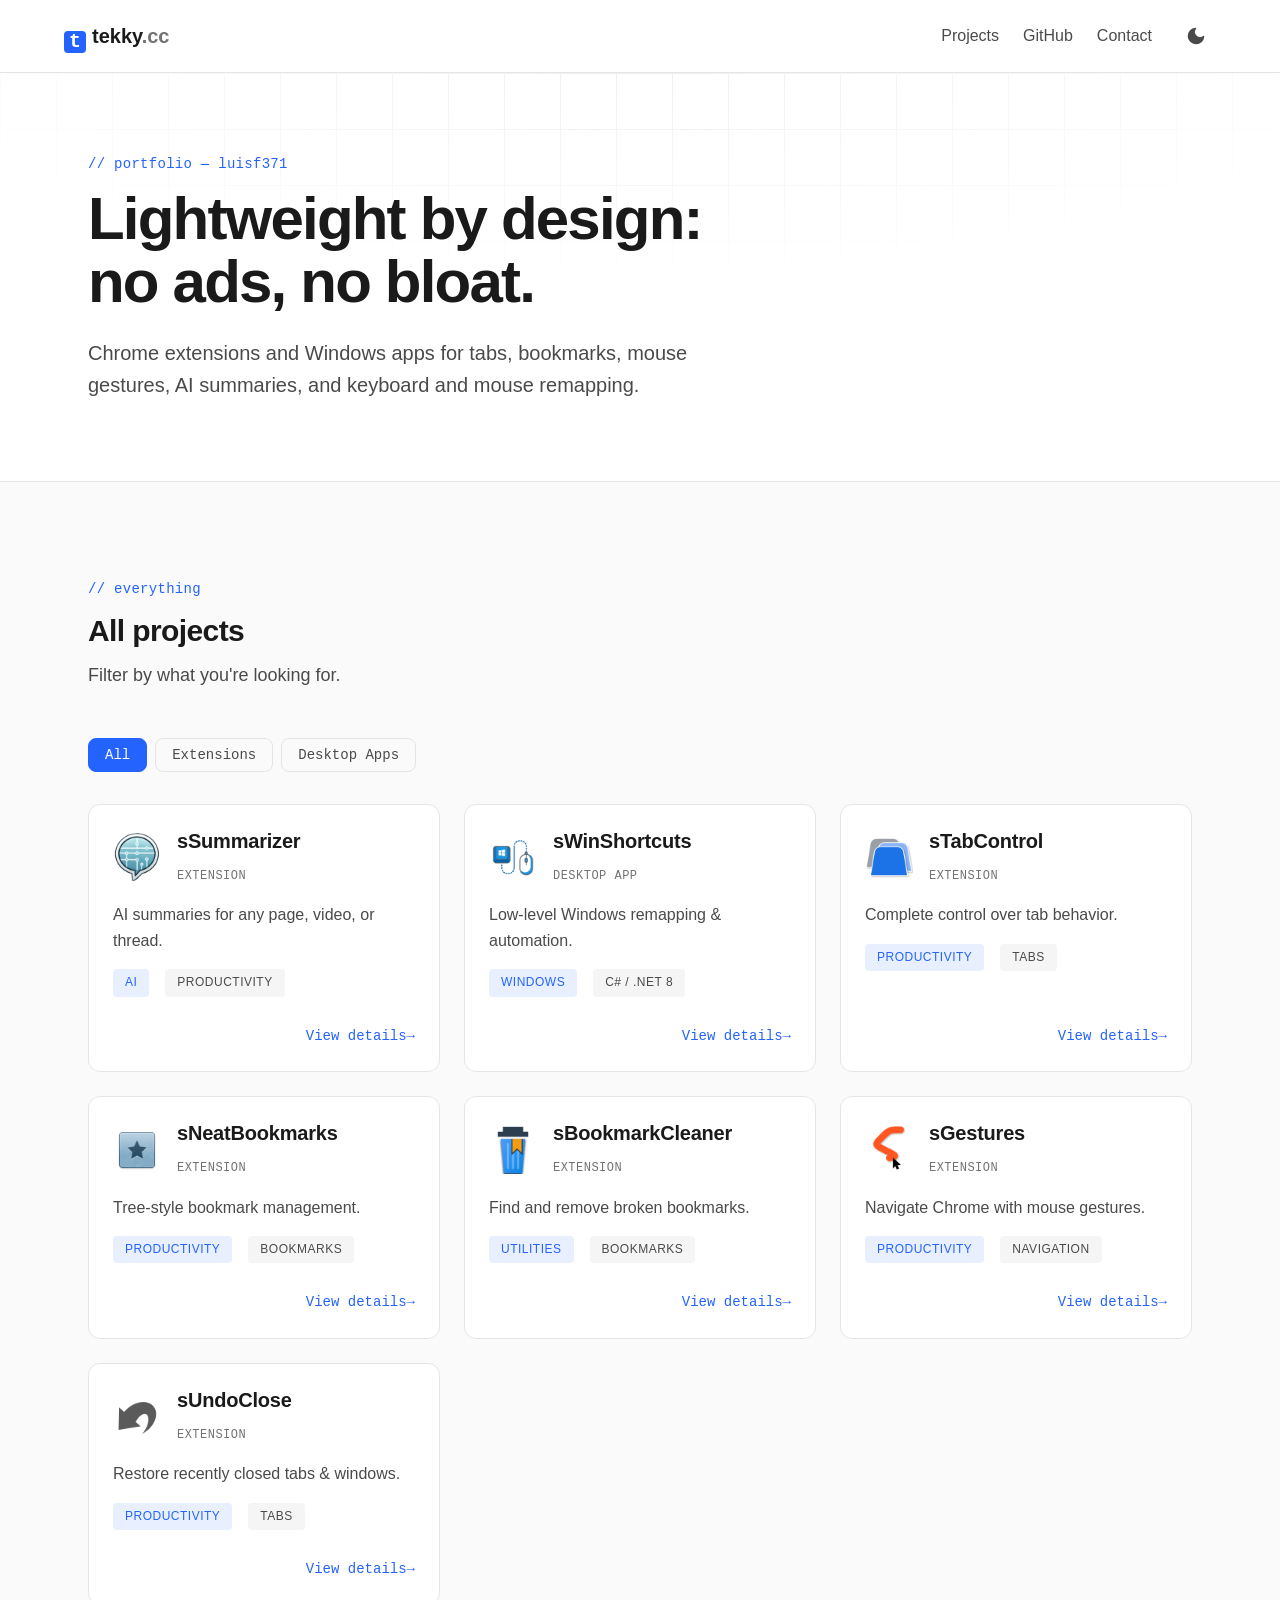
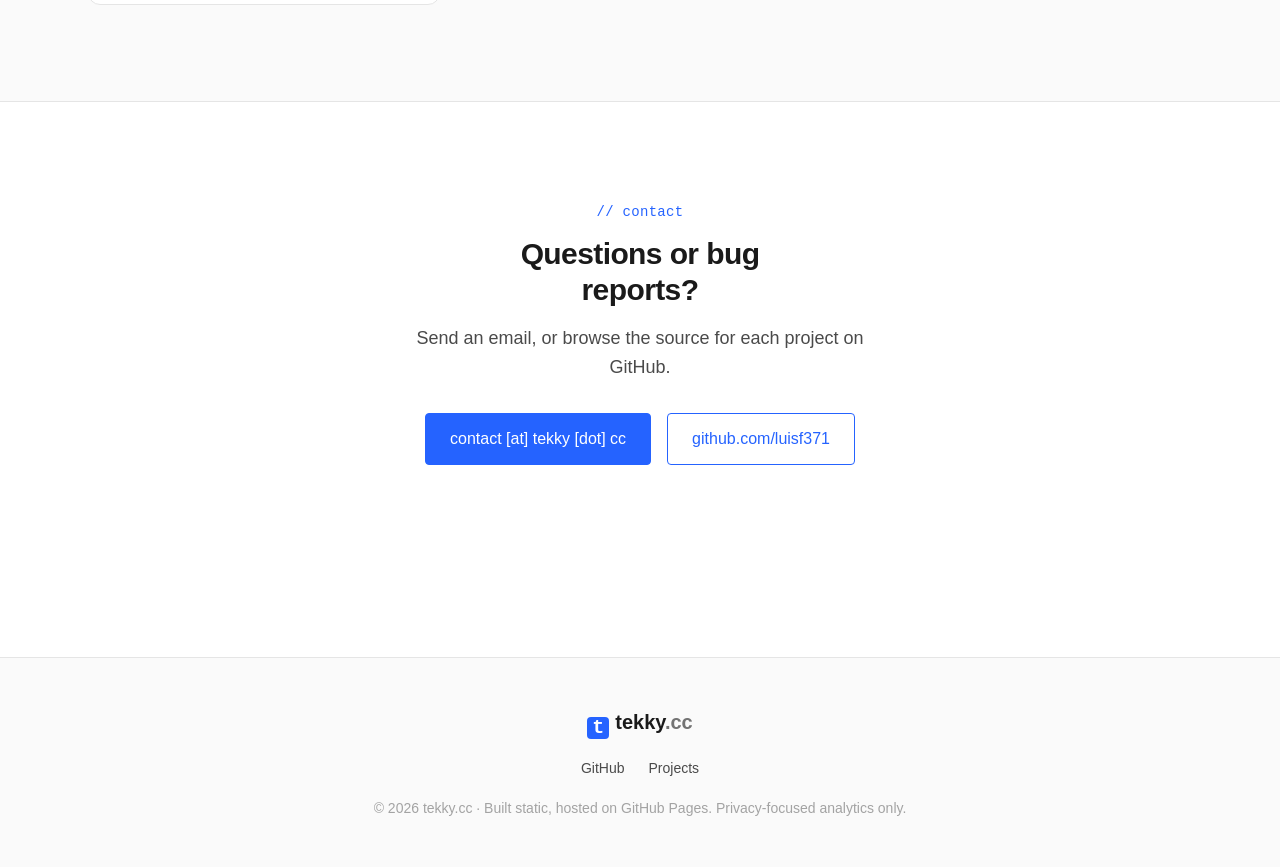
<file: index.html>
<!DOCTYPE html>
<html lang="en" class="js-enabled">

<head>
  <meta charset="UTF-8">
  <meta name="viewport" content="width=device-width, initial-scale=1.0">
  <meta http-equiv="Content-Security-Policy"
    content="default-src 'self'; script-src 'self' https://static.cloudflareinsights.com; style-src 'self' 'unsafe-inline'; img-src 'self' data: https:; font-src 'self'; connect-src 'self' https://cloudflareinsights.com; frame-ancestors 'none'; base-uri 'self'; form-action 'self';">

  <!-- Primary Meta Tags -->
  <title>tekky.cc — Chrome extensions and Windows apps by luisf371</title>
  <meta name="title" content="tekky.cc — Chrome extensions and Windows apps by luisf371">
  <meta name="description"
    content="Lightweight Chrome extensions and Windows apps by luisf371, with no ads and no bloat: tab and bookmark tools, mouse gestures, AI summaries, and keyboard and mouse remapping.">
  <meta name="keywords" content="Chrome Extensions, Windows Apps, Productivity, Developer Portfolio, Bookmarks, AI, Tab Management">
  <meta name="author" content="luisf371">

  <!-- Open Graph / Facebook -->
  <meta property="og:type" content="website">
  <meta property="og:url" content="https://tekky.cc/">
  <meta property="og:title" content="tekky.cc — Chrome extensions and Windows apps by luisf371">
  <meta property="og:description"
    content="Lightweight Chrome extensions and Windows apps by luisf371, with no ads and no bloat: tab and bookmark tools, mouse gestures, AI summaries, and keyboard and mouse remapping.">
  <meta property="og:image" content="https://tekky.cc/assets/images/og-image.png">

  <!-- Twitter -->
  <meta property="twitter:card" content="summary_large_image">
  <meta property="twitter:url" content="https://tekky.cc/">
  <meta property="twitter:title" content="tekky.cc — Chrome extensions and Windows apps by luisf371">
  <meta property="twitter:description"
    content="Lightweight Chrome extensions and Windows apps by luisf371, with no ads and no bloat: tab and bookmark tools, mouse gestures, AI summaries, and keyboard and mouse remapping.">
  <meta property="twitter:image" content="https://tekky.cc/assets/images/og-image.png">

  <!-- Favicon -->
  <link rel="icon" type="image/png" sizes="32x32" href="./assets/images/favicon-32x32.png">
  <link rel="apple-touch-icon" sizes="180x180" href="./assets/images/apple-touch-icon.png">
  <link rel="icon" href="data:image/svg+xml,%3Csvg xmlns='http://www.w3.org/2000/svg' viewBox='0 0 32 32'%3E%3Crect width='32' height='32' rx='7' fill='%232563ff'/%3E%3Ctext x='16' y='22' font-family='monospace' font-size='16' font-weight='700' text-anchor='middle' fill='white'%3Et%3C/text%3E%3C/svg%3E">

  <!-- Stylesheets -->
  <link rel="stylesheet" href="./assets/css/main.css">
  <link rel="stylesheet" href="./assets/css/home.css">

  <!-- Canonical URL -->
  <link rel="canonical" href="https://tekky.cc/">
</head>

<body>

  <a href="#main-content" class="skip-link">Skip to content</a>

  <!-- Navigation -->
  <nav class="nav">
    <div class="nav-container">
      <a href="./" class="nav-brand"><span class="nav-brand-mark">t</span>tekky<span class="nav-brand-dim">.cc</span></a>

      <button class="nav-toggle" aria-label="Toggle navigation" aria-expanded="false">
        <span class="nav-toggle-icon"></span>
      </button>

      <ul class="nav-links">
        <li><a href="#projects" class="nav-link">Projects</a></li>
        <li><a href="https://github.com/luisf371" class="nav-link" target="_blank"
            rel="noopener noreferrer">GitHub</a></li>
        <li><a href="#contact" class="nav-link">Contact</a></li>
        <li>
          <button id="theme-toggle" class="theme-toggle" aria-label="Switch to dark mode">
            <svg class="theme-icon theme-icon-moon" xmlns="http://www.w3.org/2000/svg" viewBox="0 0 24 24">
              <path d="M21 12.79A9 9 0 1 1 11.21 3 7 7 0 0 0 21 12.79z" />
            </svg>
            <svg class="theme-icon theme-icon-sun" xmlns="http://www.w3.org/2000/svg" viewBox="0 0 24 24">
              <circle cx="12" cy="12" r="5" />
              <line x1="12" y1="1" x2="12" y2="3" />
              <line x1="12" y1="21" x2="12" y2="23" />
              <line x1="4.22" y1="4.22" x2="5.64" y2="5.64" />
              <line x1="18.36" y1="18.36" x2="19.78" y2="19.78" />
              <line x1="1" y1="12" x2="3" y2="12" />
              <line x1="21" y1="12" x2="23" y2="12" />
              <line x1="4.22" y1="19.78" x2="5.64" y2="18.36" />
              <line x1="18.36" y1="5.64" x2="19.78" y2="4.22" />
            </svg>
          </button>
        </li>
      </ul>
    </div>
  </nav>

  <main id="main-content" tabindex="-1">

    <!-- Intro -->
    <section class="hero">
      <div class="hero-grid-bg" aria-hidden="true"></div>
      <div class="container hero-inner">
        <p class="kicker">// portfolio — luisf371</p>
        <h1 class="hero-title">Lightweight by design: no&nbsp;ads, no&nbsp;bloat.</h1>
        <p class="hero-subtitle">Chrome extensions and Windows apps for tabs, bookmarks, mouse gestures, AI summaries, and keyboard and mouse remapping.</p>
      </div>
    </section>

    <!-- All projects -->
    <section id="projects" class="section-block section-block--alt">
      <div class="container">
        <header class="block-head">
          <p class="kicker">// everything</p>
          <h2 class="block-title">All projects</h2>
          <p class="block-sub">Filter by what you're looking for.</p>
        </header>

        <div class="filter-bar" id="filter-bar" role="group" aria-label="Filter projects by type">
          <!-- filter buttons rendered from data -->
        </div>

        <p class="sr-only" id="filter-status" role="status" aria-live="polite"></p>

        <div class="project-grid" id="project-grid">
          <!-- rendered from data/projects.json -->
        </div>

        <noscript>
          <p class="load-error">
            This portfolio lists projects dynamically. With JavaScript disabled, browse them all on
            <a href="https://github.com/luisf371" target="_blank" rel="noopener noreferrer">github.com/luisf371</a>.
          </p>
        </noscript>
      </div>
    </section>

    <!-- Contact / about strip -->
    <section id="contact" class="contact-strip">
      <div class="container">
        <p class="kicker">// contact</p>
        <h2 class="contact-title">Questions or bug reports?</h2>
        <p class="contact-sub">Send an email, or browse the source for each project on GitHub.</p>
        <div class="btn-row">
          <button class="btn btn-primary" id="email-link" type="button">contact [at] tekky [dot] cc</button>
          <a href="https://github.com/luisf371" class="btn btn-secondary" target="_blank" rel="noopener noreferrer">github.com/luisf371</a>
        </div>
      </div>
    </section>
  </main>

  <!-- Footer -->
  <footer class="footer">
    <div class="container">
      <div class="footer-content">
        <span class="footer-brand"><span class="nav-brand-mark">t</span>tekky<span class="nav-brand-dim">.cc</span></span>
        <ul class="footer-links">
          <li><a href="https://github.com/luisf371" class="footer-link" target="_blank"
              rel="noopener noreferrer">GitHub</a></li>
          <li><a href="#projects" class="footer-link">Projects</a></li>
        </ul>
        <p class="footer-copyright">&copy; 2026 tekky.cc · Built static, hosted on GitHub Pages. Privacy-focused analytics only.</p>
      </div>
    </div>
  </footer>

  <!-- JavaScript -->
  <script src="./assets/js/main.js"></script>
  <script src="./assets/js/home.js"></script>

  <!-- Cloudflare Web Analytics -->
  <!-- To enable: Sign up at https://dash.cloudflare.com → Analytics → Web Analytics -->
  <!-- Uncomment and add your token below: -->
  <!-- <script defer src='https://static.cloudflareinsights.com/beacon.min.js' data-cf-beacon='{"token": "YOUR_TOKEN_HERE"}'></script> -->

</body>

</html>
</file>
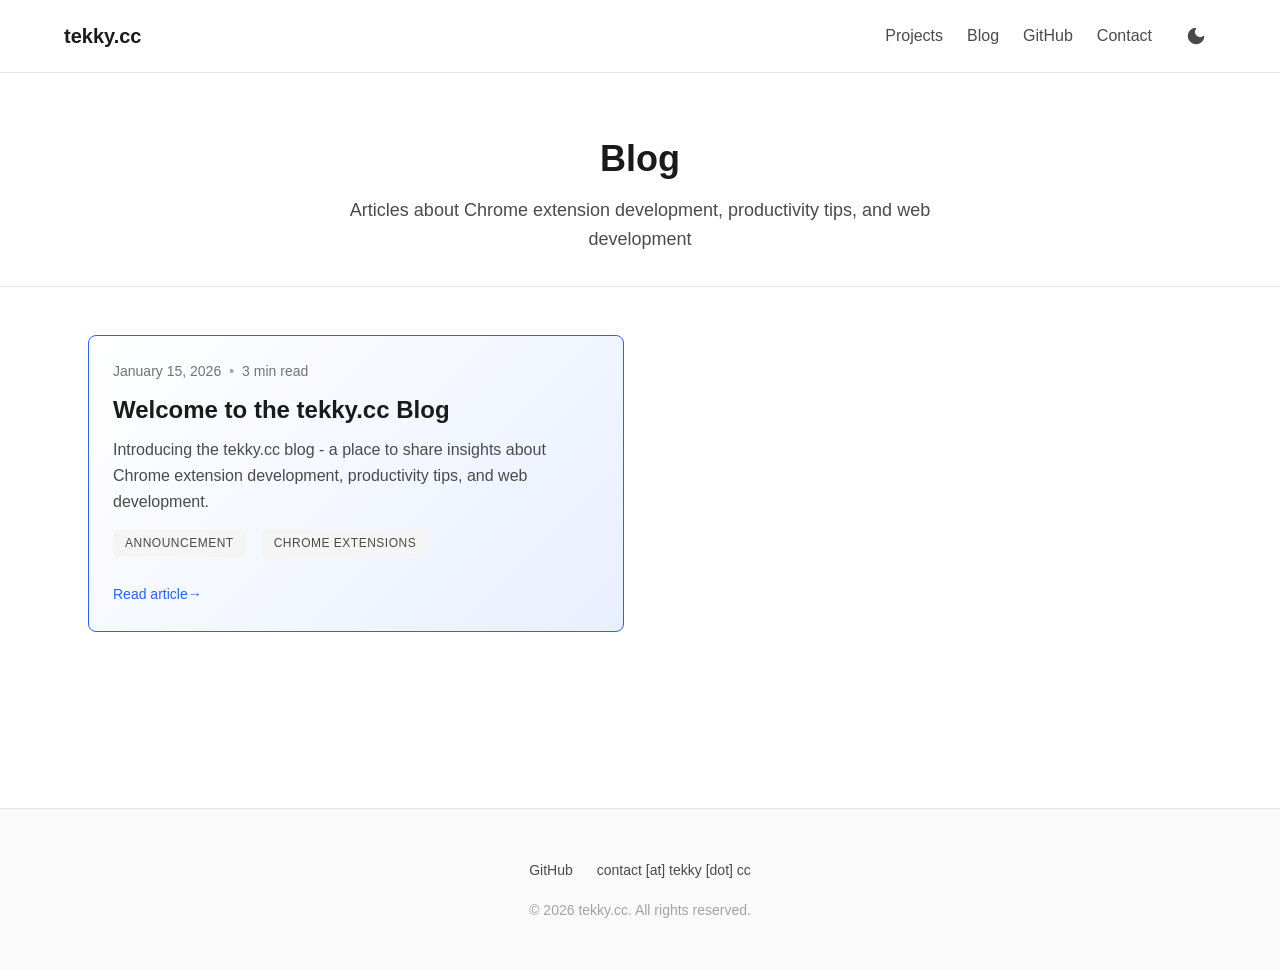
<file: blog/index.html>
<!DOCTYPE html>
<html lang="en">

<head>
  <meta charset="UTF-8">
  <meta name="viewport" content="width=device-width, initial-scale=1.0">
  <meta http-equiv="Content-Security-Policy"
    content="default-src 'self'; script-src 'self' https://static.cloudflareinsights.com; style-src 'self' 'unsafe-inline'; img-src 'self' data: https:; font-src 'self'; connect-src 'self' https://cloudflareinsights.com; frame-ancestors 'none'; base-uri 'self'; form-action 'self';">

  <title>Blog | tekky.cc</title>
  <meta name="description"
    content="Articles about Chrome extension development, productivity tips, and web development from tekky.cc">
  <meta name="keywords" content="chrome extensions, web development, javascript, productivity, blog">

  <meta property="og:type" content="website">
  <meta property="og:url" content="https://tekky.cc/blog/">
  <meta property="og:title" content="Blog | tekky.cc">
  <meta property="og:description"
    content="Articles about Chrome extension development, productivity tips, and web development">
  <meta property="og:image" content="https://tekky.cc/assets/images/og-image.png">

  <meta property="twitter:card" content="summary_large_image">
  <meta property="twitter:url" content="https://tekky.cc/blog/">
  <meta property="twitter:title" content="Blog | tekky.cc">
  <meta property="twitter:description"
    content="Articles about Chrome extension development, productivity tips, and web development">
  <meta property="twitter:image" content="https://tekky.cc/assets/images/og-image.png">

  <link rel="icon" type="image/png" sizes="32x32" href="../assets/images/favicon-32x32.png">
  <link rel="apple-touch-icon" sizes="180x180" href="../assets/images/apple-touch-icon.png">
  <link rel="stylesheet" href="../assets/css/main.css">
  <link rel="stylesheet" href="../assets/css/blog.css">
  <link rel="canonical" href="https://tekky.cc/blog/">
</head>

<body>

  <nav class="nav">
    <div class="nav-container">
      <a href="../" class="nav-brand">tekky.cc</a>
      <button class="nav-toggle" aria-label="Toggle navigation" aria-expanded="false">
        <span class="nav-toggle-icon"></span>
      </button>
      <ul class="nav-links">
        <li><a href="../#projects" class="nav-link">Projects</a></li>
        <li><a href="../blog/" class="nav-link active">Blog</a></li>
        <li><a href="https://github.com/luisf371" class="nav-link" target="_blank"
            rel="noopener noreferrer">GitHub</a></li>
        <li><a href="../#contact" class="nav-link">Contact</a></li>
        <li>
          <button id="theme-toggle" class="theme-toggle" aria-label="Switch to dark mode">
            <svg class="theme-icon theme-icon-moon" xmlns="http://www.w3.org/2000/svg" viewBox="0 0 24 24">
              <path d="M21 12.79A9 9 0 1 1 11.21 3 7 7 0 0 0 21 12.79z" />
            </svg>
            <svg class="theme-icon theme-icon-sun" xmlns="http://www.w3.org/2000/svg" viewBox="0 0 24 24">
              <circle cx="12" cy="12" r="5" />
              <line x1="12" y1="1" x2="12" y2="3" />
              <line x1="12" y1="21" x2="12" y2="23" />
              <line x1="4.22" y1="4.22" x2="5.64" y2="5.64" />
              <line x1="18.36" y1="18.36" x2="19.78" y2="19.78" />
              <line x1="1" y1="12" x2="3" y2="12" />
              <line x1="21" y1="12" x2="23" y2="12" />
              <line x1="4.22" y1="19.78" x2="5.64" y2="18.36" />
              <line x1="18.36" y1="5.64" x2="19.78" y2="4.22" />
            </svg>
          </button>
        </li>
      </ul>
    </div>
  </nav>

  <main>
    <!-- Blog Header -->
    <header class="blog-header">
      <div class="container">
        <h1 class="blog-header-title">Blog</h1>
        <p class="blog-header-description">
          Articles about Chrome extension development, productivity tips, and web development
        </p>
      </div>
    </header>

    <!-- Blog Posts -->
    <section class="blog-posts">
      <div class="container">

        <!-- Posts will be dynamically loaded here -->
        <div id="blog-posts-container" class="blog-posts-grid">
          <!-- Loading state -->
          <div class="blog-post-card" style="grid-column: 1 / -1; text-align: center; padding: 3rem;">
            <p style="color: var(--text-tertiary);">Loading posts...</p>
          </div>
        </div>

        <!-- Empty state (hidden by default, shown if no posts) -->
        <div id="blog-empty" class="blog-empty" style="display: none;">
          <div class="blog-empty-icon">📝</div>
          <p class="blog-empty-text">No posts yet. Check back soon!</p>
          <div style="margin-top: 2rem;">
            <a href="../" class="btn btn-primary">View Extensions</a>
          </div>
        </div>

      </div>
    </section>
  </main>

  <footer class="footer">
    <div class="container">
      <div class="footer-content">
        <ul class="footer-links">
          <li><a href="https://github.com/luisf371" class="footer-link" target="_blank"
              rel="noopener noreferrer">GitHub</a></li>
          <li><button class="footer-link" id="email-link" type="button">contact [at] tekky [dot] cc</button></li>
        </ul>
        <p class="footer-copyright">&copy; 2026 tekky.cc. All rights reserved.</p>
      </div>
    </div>
  </footer>

  <script src="../assets/js/main.js"></script>
  <script src="../assets/js/blog.js"></script>

</body>

</html>
</file>
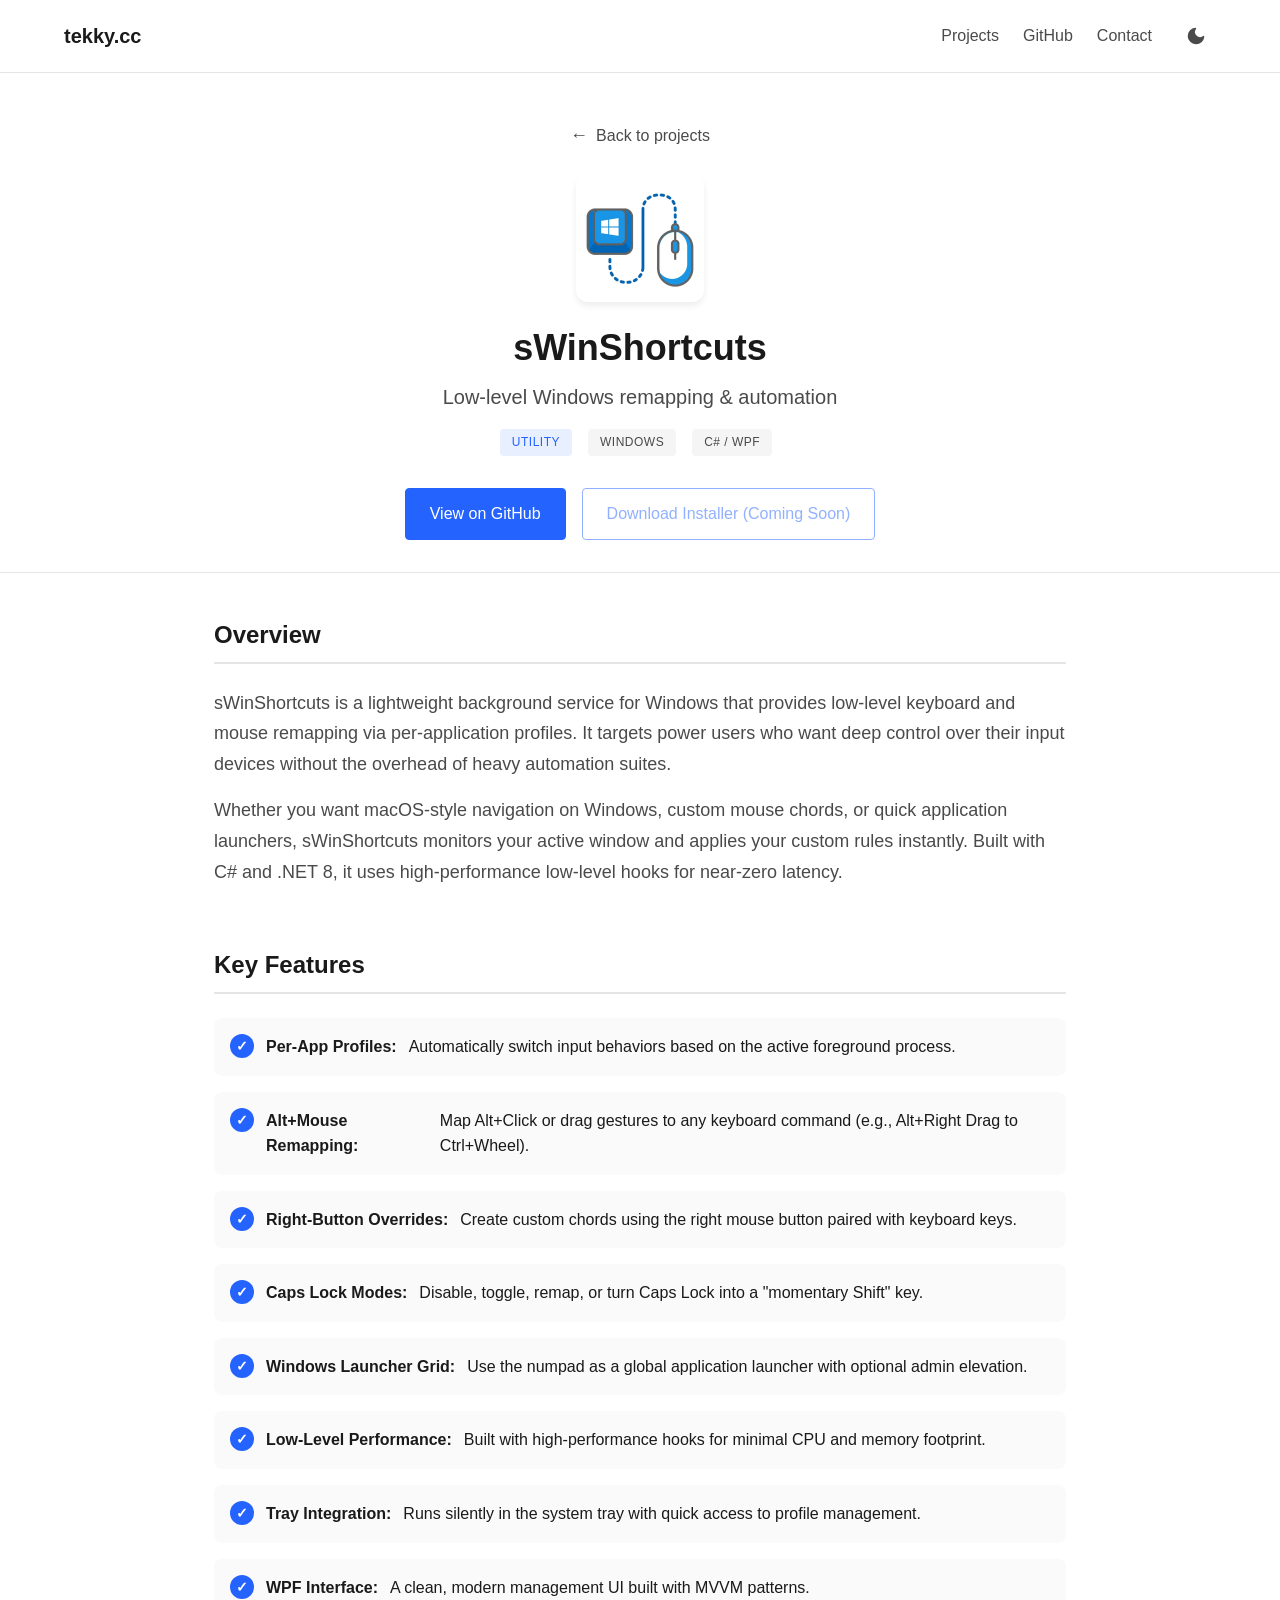
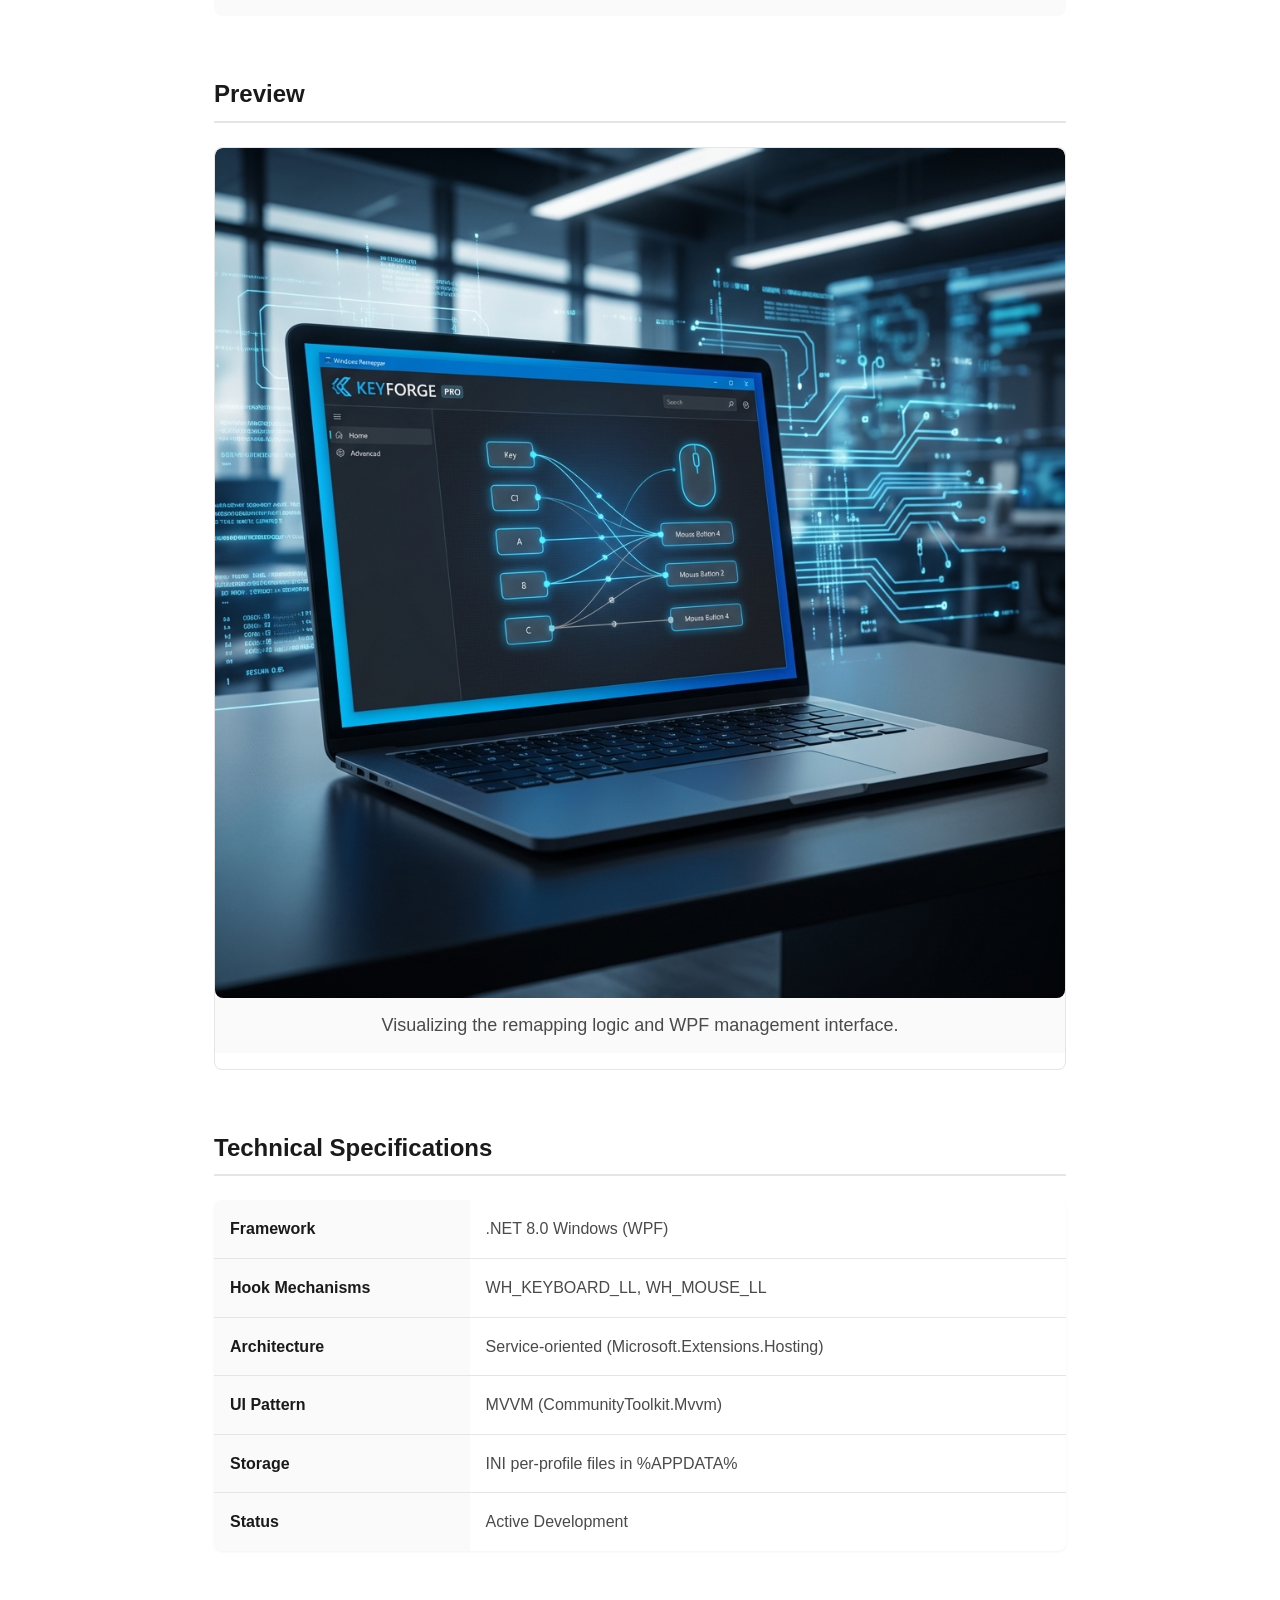
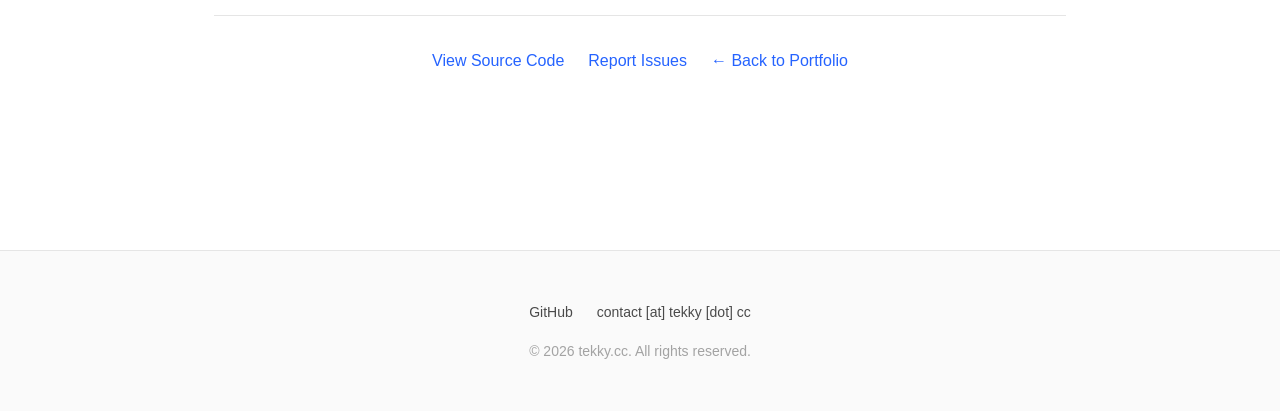
<file: apps/swinshortcuts.html>
<!DOCTYPE html>
<html lang="en">

<head>
    <meta charset="UTF-8">
    <meta name="viewport" content="width=device-width, initial-scale=1.0">
    <meta http-equiv="Content-Security-Policy"
        content="default-src 'self'; script-src 'self' https://static.cloudflareinsights.com; style-src 'self' 'unsafe-inline'; img-src 'self' data: https:; font-src 'self'; connect-src 'self' https://cloudflareinsights.com; frame-ancestors 'none'; base-uri 'self'; form-action 'self';">

    <title>sWinShortcuts - Desktop Application | tekky.cc</title>
    <meta name="description"
        content="Low-level Windows keyboard and mouse remapper with per-application profiles and a WPF front-end. Remap mouse gestures, override keys, and launch apps efficiently.">

    <link rel="icon" type="image/png" sizes="32x32" href="../assets/images/favicon-32x32.png">
    <link rel="apple-touch-icon" sizes="180x180" href="../assets/images/apple-touch-icon.png">
    <link rel="stylesheet" href="../assets/css/main.css">
    <link rel="stylesheet" href="../assets/css/extension.css">
    <link rel="canonical" href="https://tekky.cc/apps/swinshortcuts.html">
</head>

<body>

    <nav class="nav">
        <div class="nav-container">
            <a href="../" class="nav-brand">tekky.cc</a>
            <button class="nav-toggle" aria-label="Toggle navigation" aria-expanded="false">
                <span class="nav-toggle-icon"></span>
            </button>
            <ul class="nav-links">
                <li><a href="../#projects" class="nav-link">Projects</a></li>
                <li><a href="https://github.com/luisf371" class="nav-link" target="_blank"
                        rel="noopener noreferrer">GitHub</a></li>
                <li><a href="../#contact" class="nav-link">Contact</a></li>
                <li>
                    <button id="theme-toggle" class="theme-toggle" aria-label="Switch to dark mode">
                        <svg class="theme-icon theme-icon-moon" xmlns="http://www.w3.org/2000/svg" viewBox="0 0 24 24">
                            <path d="M21 12.79A9 9 0 1 1 11.21 3 7 7 0 0 0 21 12.79z" />
                        </svg>
                        <svg class="theme-icon theme-icon-sun" xmlns="http://www.w3.org/2000/svg" viewBox="0 0 24 24">
                            <circle cx="12" cy="12" r="5" />
                            <line x1="12" y1="1" x2="12" y2="3" />
                            <line x1="12" y1="21" x2="12" y2="23" />
                            <line x1="4.22" y1="4.22" x2="5.64" y2="5.64" />
                            <line x1="18.36" y1="18.36" x2="19.78" y2="19.78" />
                            <line x1="1" y1="12" x2="3" y2="12" />
                            <line x1="21" y1="12" x2="23" y2="12" />
                            <line x1="4.22" y1="19.78" x2="5.64" y2="18.36" />
                            <line x1="18.36" y1="5.64" x2="19.78" y2="4.22" />
                        </svg>
                    </button>
                </li>
            </ul>
        </div>
    </nav>

    <header class="extension-header">
        <div class="container">
            <a href="../#projects" class="back-link">Back to projects</a>

            <div class="extension-header-content">
                <img src="../assets/images/icons/swinshortcuts.png" alt="sWinShortcuts icon"
                    class="extension-header-icon">

                <div class="extension-header-info">
                    <h1 class="extension-title">sWinShortcuts</h1>
                    <p class="extension-tagline">Low-level Windows remapping & automation</p>

                    <div class="extension-meta">
                        <span class="tag tag-primary">Utility</span>
                        <span class="tag">Windows</span>
                        <span class="tag">C# / WPF</span>
                    </div>

                    <div class="extension-actions">
                        <a href="https://github.com/luisf371/sWinShortcuts" class="btn btn-primary"
                            target="_blank" rel="noopener noreferrer">View on GitHub</a>
                        <button class="btn btn-secondary" disabled>Download Installer (Coming Soon)</button>
                    </div>
                </div>
            </div>
        </div>
    </header>

    <main class="extension-content">

        <section class="content-section">
            <h2 class="section-heading">Overview</h2>
            <p>
                sWinShortcuts is a lightweight background service for Windows that provides low-level keyboard and mouse
                remapping via per-application profiles. It targets power users who want deep control over their input
                devices without the overhead of heavy automation suites.
            </p>
            <p>
                Whether you want macOS-style navigation on Windows, custom mouse chords, or quick application launchers,
                sWinShortcuts monitors your active window and applies your custom rules instantly. Built with C# and
                .NET 8, it uses high-performance low-level hooks for near-zero latency.
            </p>
        </section>

        <section class="content-section">
            <h2 class="section-heading">Key Features</h2>
            <ul class="features-list">
                <li><strong>Per-App Profiles:</strong> Automatically switch input behaviors based on the active
                    foreground process.</li>
                <li><strong>Alt+Mouse Remapping:</strong> Map Alt+Click or drag gestures to any keyboard command (e.g.,
                    Alt+Right Drag to Ctrl+Wheel).</li>
                <li><strong>Right-Button Overrides:</strong> Create custom chords using the right mouse button paired
                    with keyboard keys.</li>
                <li><strong>Caps Lock Modes:</strong> Disable, toggle, remap, or turn Caps Lock into a "momentary Shift"
                    key.</li>
                <li><strong>Windows Launcher Grid:</strong> Use the numpad as a global application launcher with
                    optional admin elevation.</li>
                <li><strong>Low-Level Performance:</strong> Built with high-performance hooks for minimal CPU and memory
                    footprint.</li>
                <li><strong>Tray Integration:</strong> Runs silently in the system tray with quick access to profile
                    management.</li>
                <li><strong>WPF Interface:</strong> A clean, modern management UI built with MVVM patterns.</li>
            </ul>
        </section>

        <section class="content-section">
            <h2 class="section-heading">Preview</h2>
            <div class="screenshot-item">
                <img src="../assets/images/swinshortcuts_hero.png" alt="sWinShortcuts Interface Preview"
                    style="border-radius: var(--radius-md);">
                <p class="screenshot-caption">Visualizing the remapping logic and WPF management interface.</p>
            </div>
        </section>

        <section class="content-section">
            <h2 class="section-heading">Technical Specifications</h2>
            <table class="technical-table">
                <tr>
                    <td>Framework</td>
                    <td>.NET 8.0 Windows (WPF)</td>
                </tr>
                <tr>
                    <td>Hook Mechanisms</td>
                    <td>WH_KEYBOARD_LL, WH_MOUSE_LL</td>
                </tr>
                <tr>
                    <td>Architecture</td>
                    <td>Service-oriented (Microsoft.Extensions.Hosting)</td>
                </tr>
                <tr>
                    <td>UI Pattern</td>
                    <td>MVVM (CommunityToolkit.Mvvm)</td>
                </tr>
                <tr>
                    <td>Storage</td>
                    <td>INI per-profile files in %APPDATA%</td>
                </tr>
                <tr>
                    <td>Status</td>
                    <td>Active Development</td>
                </tr>
            </table>
        </section>

        <footer class="extension-footer">
            <a href="https://github.com/luisf371/sWinShortcuts" target="_blank" rel="noopener noreferrer">View
                Source
                Code</a>
            <a href="https://github.com/luisf371/sWinShortcuts/issues" target="_blank"
                rel="noopener noreferrer">Report Issues</a>
            <a href="../">← Back to Portfolio</a>
        </footer>

    </main>

    <footer class="footer">
        <div class="container">
            <div class="footer-content">
                <ul class="footer-links">
                    <li><a href="https://github.com/luisf371" class="footer-link" target="_blank"
                            rel="noopener noreferrer">GitHub</a></li>
                    <li><button class="footer-link" id="email-link" type="button">contact [at] tekky [dot] cc</button></li>
                </ul>
                <p class="footer-copyright">&copy; 2026 tekky.cc. All rights reserved.</p>
            </div>
        </div>
    </footer>

    <script src="../assets/js/main.js"></script>

</body>

</html>
</file>
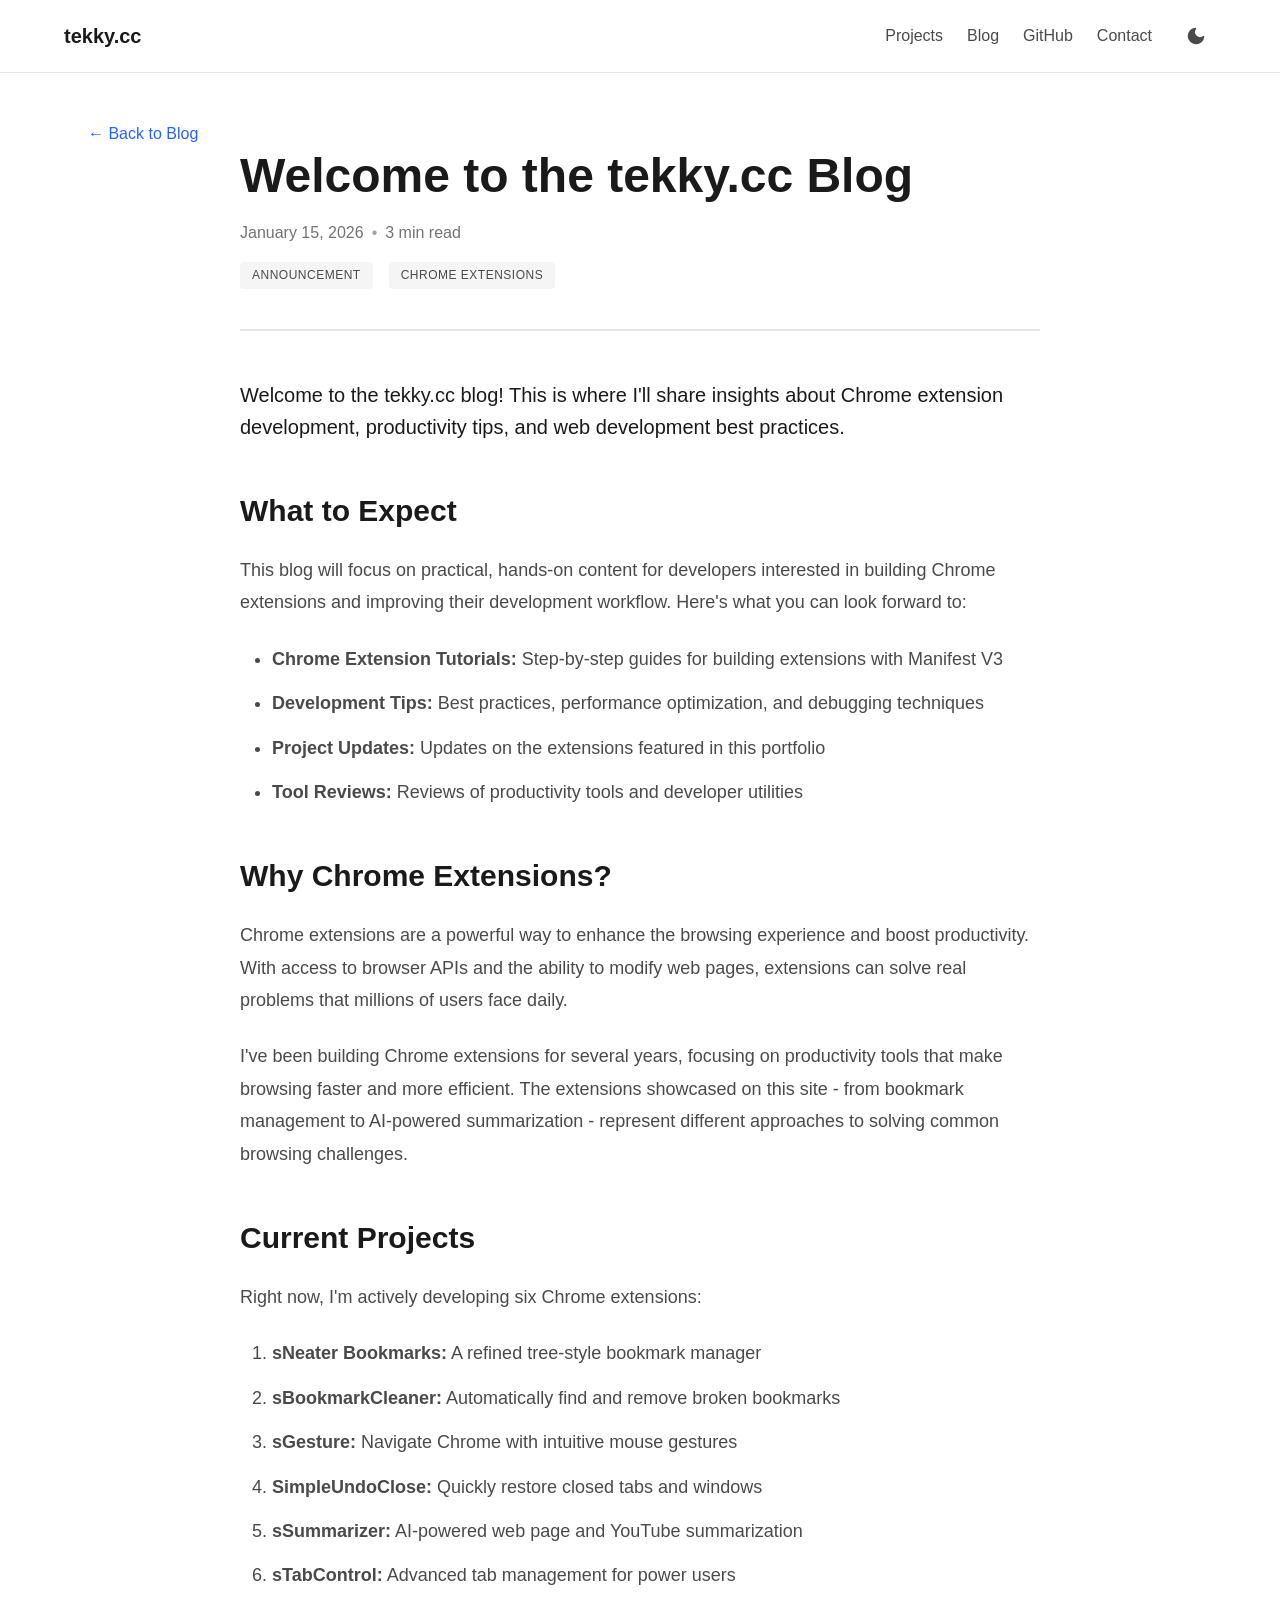
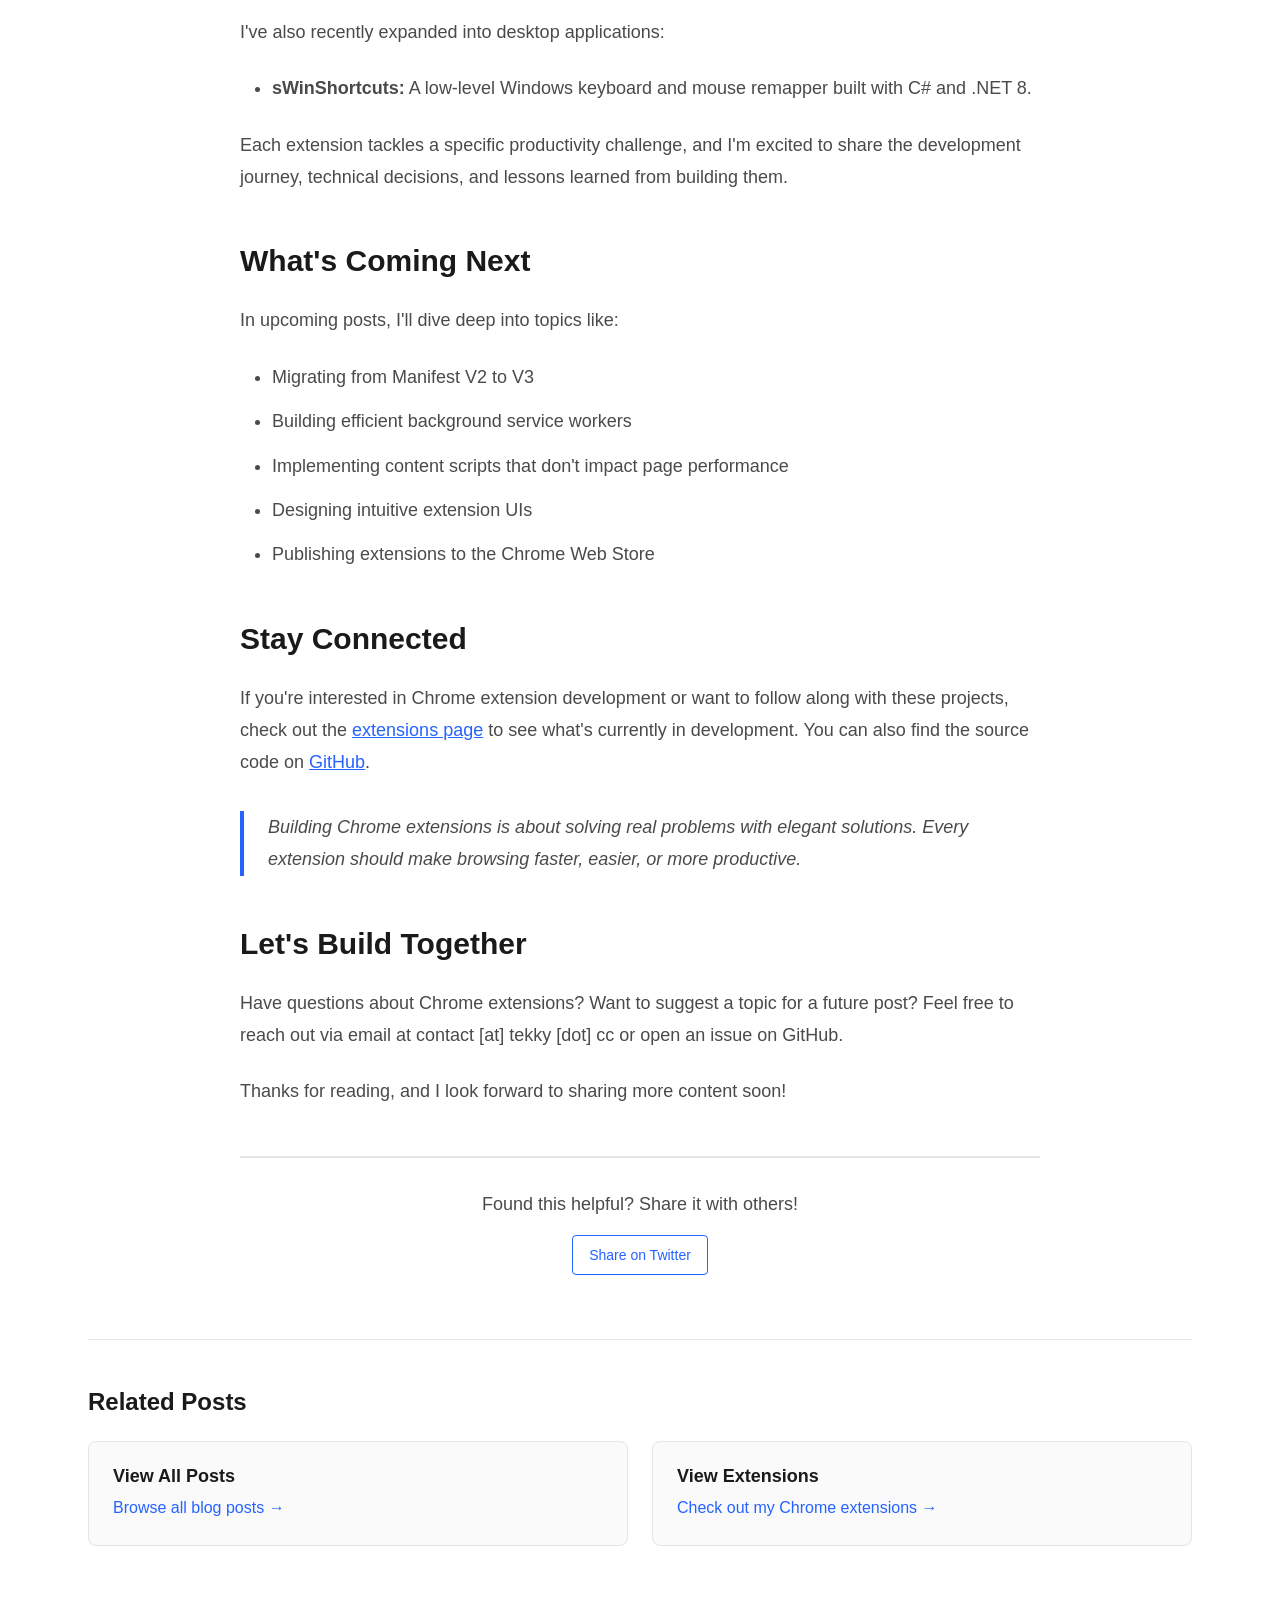
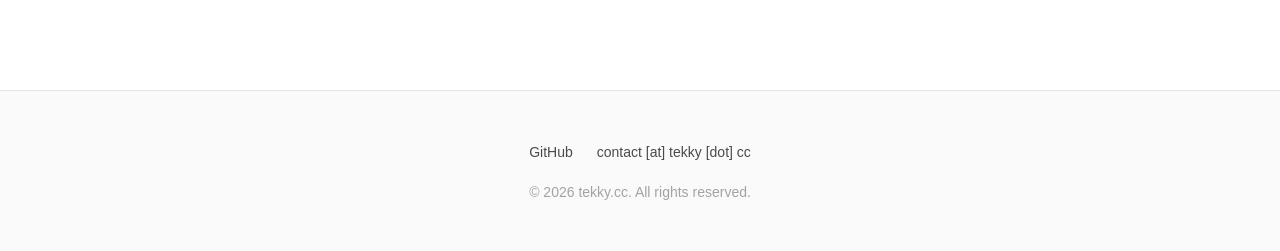
<file: blog/welcome-to-tekky-blog.html>
<!DOCTYPE html>
<html lang="en">

<head>
  <meta charset="UTF-8">
  <meta name="viewport" content="width=device-width, initial-scale=1.0">
  <meta http-equiv="Content-Security-Policy"
    content="default-src 'self'; script-src 'self' https://static.cloudflareinsights.com; style-src 'self' 'unsafe-inline'; img-src 'self' data: https:; font-src 'self'; connect-src 'self' https://cloudflareinsights.com; frame-ancestors 'none'; base-uri 'self'; form-action 'self';">

  <title>Welcome to the tekky.cc Blog | tekky.cc</title>
  <meta name="description"
    content="Introducing the tekky.cc blog - a place to share insights about Chrome extension development, productivity tips, and web development.">
  <meta name="keywords" content="chrome extensions, javascript, web development, blog">
  <meta name="author" content="tekky.cc">

  <meta property="og:type" content="article">
  <meta property="og:url" content="https://tekky.cc/blog/welcome-to-tekky-blog.html">
  <meta property="og:title" content="Welcome to the tekky.cc Blog">
  <meta property="og:description"
    content="Introducing the tekky.cc blog - a place to share insights about Chrome extension development, productivity tips, and web development.">
  <meta property="og:image" content="https://tekky.cc/assets/images/og-image.png">

  <meta property="twitter:card" content="summary_large_image">
  <meta property="twitter:url" content="https://tekky.cc/blog/welcome-to-tekky-blog.html">
  <meta property="twitter:title" content="Welcome to the tekky.cc Blog">
  <meta property="twitter:description"
    content="Introducing the tekky.cc blog - a place to share insights about Chrome extension development, productivity tips, and web development.">
  <meta property="twitter:image" content="https://tekky.cc/assets/images/og-image.png">

  <link rel="icon" type="image/png" sizes="32x32" href="../assets/images/favicon-32x32.png">
  <link rel="apple-touch-icon" sizes="180x180" href="../assets/images/apple-touch-icon.png">
  <link rel="stylesheet" href="../assets/css/main.css">
  <link rel="stylesheet" href="../assets/css/blog.css">
  <link rel="canonical" href="https://tekky.cc/blog/welcome-to-tekky-blog.html">
</head>

<body>

  <nav class="nav">
    <div class="nav-container">
      <a href="../" class="nav-brand">tekky.cc</a>
      <button class="nav-toggle" aria-label="Toggle navigation" aria-expanded="false">
        <span class="nav-toggle-icon"></span>
      </button>
      <ul class="nav-links">
        <li><a href="../#projects" class="nav-link">Projects</a></li>
        <li><a href="../blog/" class="nav-link active">Blog</a></li>
        <li><a href="https://github.com/luisf371" class="nav-link" target="_blank"
            rel="noopener noreferrer">GitHub</a></li>
        <li><a href="../#contact" class="nav-link">Contact</a></li>
        <li>
          <button id="theme-toggle" class="theme-toggle" aria-label="Switch to dark mode">
            <svg class="theme-icon theme-icon-moon" xmlns="http://www.w3.org/2000/svg" viewBox="0 0 24 24">
              <path d="M21 12.79A9 9 0 1 1 11.21 3 7 7 0 0 0 21 12.79z" />
            </svg>
            <svg class="theme-icon theme-icon-sun" xmlns="http://www.w3.org/2000/svg" viewBox="0 0 24 24">
              <circle cx="12" cy="12" r="5" />
              <line x1="12" y1="1" x2="12" y2="3" />
              <line x1="12" y1="21" x2="12" y2="23" />
              <line x1="4.22" y1="4.22" x2="5.64" y2="5.64" />
              <line x1="18.36" y1="18.36" x2="19.78" y2="19.78" />
              <line x1="1" y1="12" x2="3" y2="12" />
              <line x1="21" y1="12" x2="23" y2="12" />
              <line x1="4.22" y1="19.78" x2="5.64" y2="18.36" />
              <line x1="18.36" y1="5.64" x2="19.78" y2="4.22" />
            </svg>
          </button>
        </li>
      </ul>
    </div>
  </nav>

  <main class="blog-post">
    <div class="container">

      <a href="../blog/" class="back-link">← Back to Blog</a>

      <article class="post-article">
        <header class="post-header">
          <h1 class="post-title">Welcome to the tekky.cc Blog</h1>

          <div class="post-meta">
            <time datetime="2026-01-15" class="post-date">January 15, 2026</time>
            <span class="post-separator">•</span>
            <span class="post-reading-time">3 min read</span>
          </div>

          <div class="post-tags">
            <span class="tag">Announcement</span>
            <span class="tag">Chrome Extensions</span>
          </div>
        </header>

        <div class="post-content">

          <p class="lead">
            Welcome to the tekky.cc blog! This is where I'll share insights about Chrome extension development,
            productivity tips, and web development best practices.
          </p>

          <h2>What to Expect</h2>
          <p>
            This blog will focus on practical, hands-on content for developers interested in building Chrome extensions
            and improving their development workflow. Here's what you can look forward to:
          </p>

          <ul>
            <li><strong>Chrome Extension Tutorials:</strong> Step-by-step guides for building extensions with Manifest
              V3</li>
            <li><strong>Development Tips:</strong> Best practices, performance optimization, and debugging techniques
            </li>
            <li><strong>Project Updates:</strong> Updates on the extensions featured in this portfolio</li>
            <li><strong>Tool Reviews:</strong> Reviews of productivity tools and developer utilities</li>
          </ul>

          <h2>Why Chrome Extensions?</h2>
          <p>
            Chrome extensions are a powerful way to enhance the browsing experience and boost productivity. With access
            to browser APIs and the ability to modify web pages, extensions can solve real problems that millions of
            users face daily.
          </p>

          <p>
            I've been building Chrome extensions for several years, focusing on productivity tools that make browsing
            faster and more efficient. The extensions showcased on this site - from bookmark management to AI-powered
            summarization - represent different approaches to solving common browsing challenges.
          </p>

          <h2>Current Projects</h2>
          <p>
            Right now, I'm actively developing six Chrome extensions:
          </p>

          <ol>
            <li><strong>sNeater Bookmarks:</strong> A refined tree-style bookmark manager</li>
            <li><strong>sBookmarkCleaner:</strong> Automatically find and remove broken bookmarks</li>
            <li><strong>sGesture:</strong> Navigate Chrome with intuitive mouse gestures</li>
            <li><strong>SimpleUndoClose:</strong> Quickly restore closed tabs and windows</li>
            <li><strong>sSummarizer:</strong> AI-powered web page and YouTube summarization</li>
            <li><strong>sTabControl:</strong> Advanced tab management for power users</li>
          </ol>

          <p>
            I've also recently expanded into desktop applications:
          </p>

          <ul>
            <li><strong>sWinShortcuts:</strong> A low-level Windows keyboard and mouse remapper built with C# and .NET
              8.</li>
          </ul>

          <p>
            Each extension tackles a specific productivity challenge, and I'm excited to share the development journey,
            technical decisions, and lessons learned from building them.
          </p>

          <h2>What's Coming Next</h2>
          <p>
            In upcoming posts, I'll dive deep into topics like:
          </p>

          <ul>
            <li>Migrating from Manifest V2 to V3</li>
            <li>Building efficient background service workers</li>
            <li>Implementing content scripts that don't impact page performance</li>
            <li>Designing intuitive extension UIs</li>
            <li>Publishing extensions to the Chrome Web Store</li>
          </ul>

          <h2>Stay Connected</h2>
          <p>
            If you're interested in Chrome extension development or want to follow along with these projects, check out
            the <a href="../">extensions page</a> to see what's currently in development. You can also find the source
            code on <a href="https://github.com/luisf371" target="_blank" rel="noopener noreferrer">GitHub</a>.
          </p>

          <blockquote>
            <p>
              Building Chrome extensions is about solving real problems with elegant solutions. Every extension should
              make browsing faster, easier, or more productive.
            </p>
          </blockquote>

          <h2>Let's Build Together</h2>
          <p>
            Have questions about Chrome extensions? Want to suggest a topic for a future post? Feel free to reach out
            via email at contact [at] tekky [dot] cc or open an issue on GitHub.
          </p>

          <p>
            Thanks for reading, and I look forward to sharing more content soon!
          </p>

        </div>

        <footer class="post-footer">
          <div class="post-footer-content">
            <p>Found this helpful? Share it with others!</p>
            <div class="post-share">
              <a href="https://twitter.com/intent/tweet?url=https://tekky.cc/blog/welcome-to-tekky-blog.html&text=Welcome to the tekky.cc Blog"
                target="_blank" rel="noopener noreferrer" class="btn btn-secondary btn-sm">Share on Twitter</a>
            </div>
          </div>
        </footer>

      </article>

      <aside class="related-posts">
        <h2>Related Posts</h2>
        <div class="related-posts-grid">
          <a href="../blog/" class="related-post-card">
            <h3>View All Posts</h3>
            <p>Browse all blog posts →</p>
          </a>
          <a href="../" class="related-post-card">
            <h3>View Extensions</h3>
            <p>Check out my Chrome extensions →</p>
          </a>
        </div>
      </aside>

    </div>
  </main>

  <footer class="footer">
    <div class="container">
      <div class="footer-content">
        <ul class="footer-links">
          <li><a href="https://github.com/luisf371" class="footer-link" target="_blank"
              rel="noopener noreferrer">GitHub</a></li>
          <li><button class="footer-link" id="email-link" type="button">contact [at] tekky [dot] cc</button></li>
        </ul>
        <p class="footer-copyright">&copy; 2026 tekky.cc. All rights reserved.</p>
      </div>
    </div>
  </footer>

  <script src="../assets/js/main.js"></script>

</body>

</html>
</file>
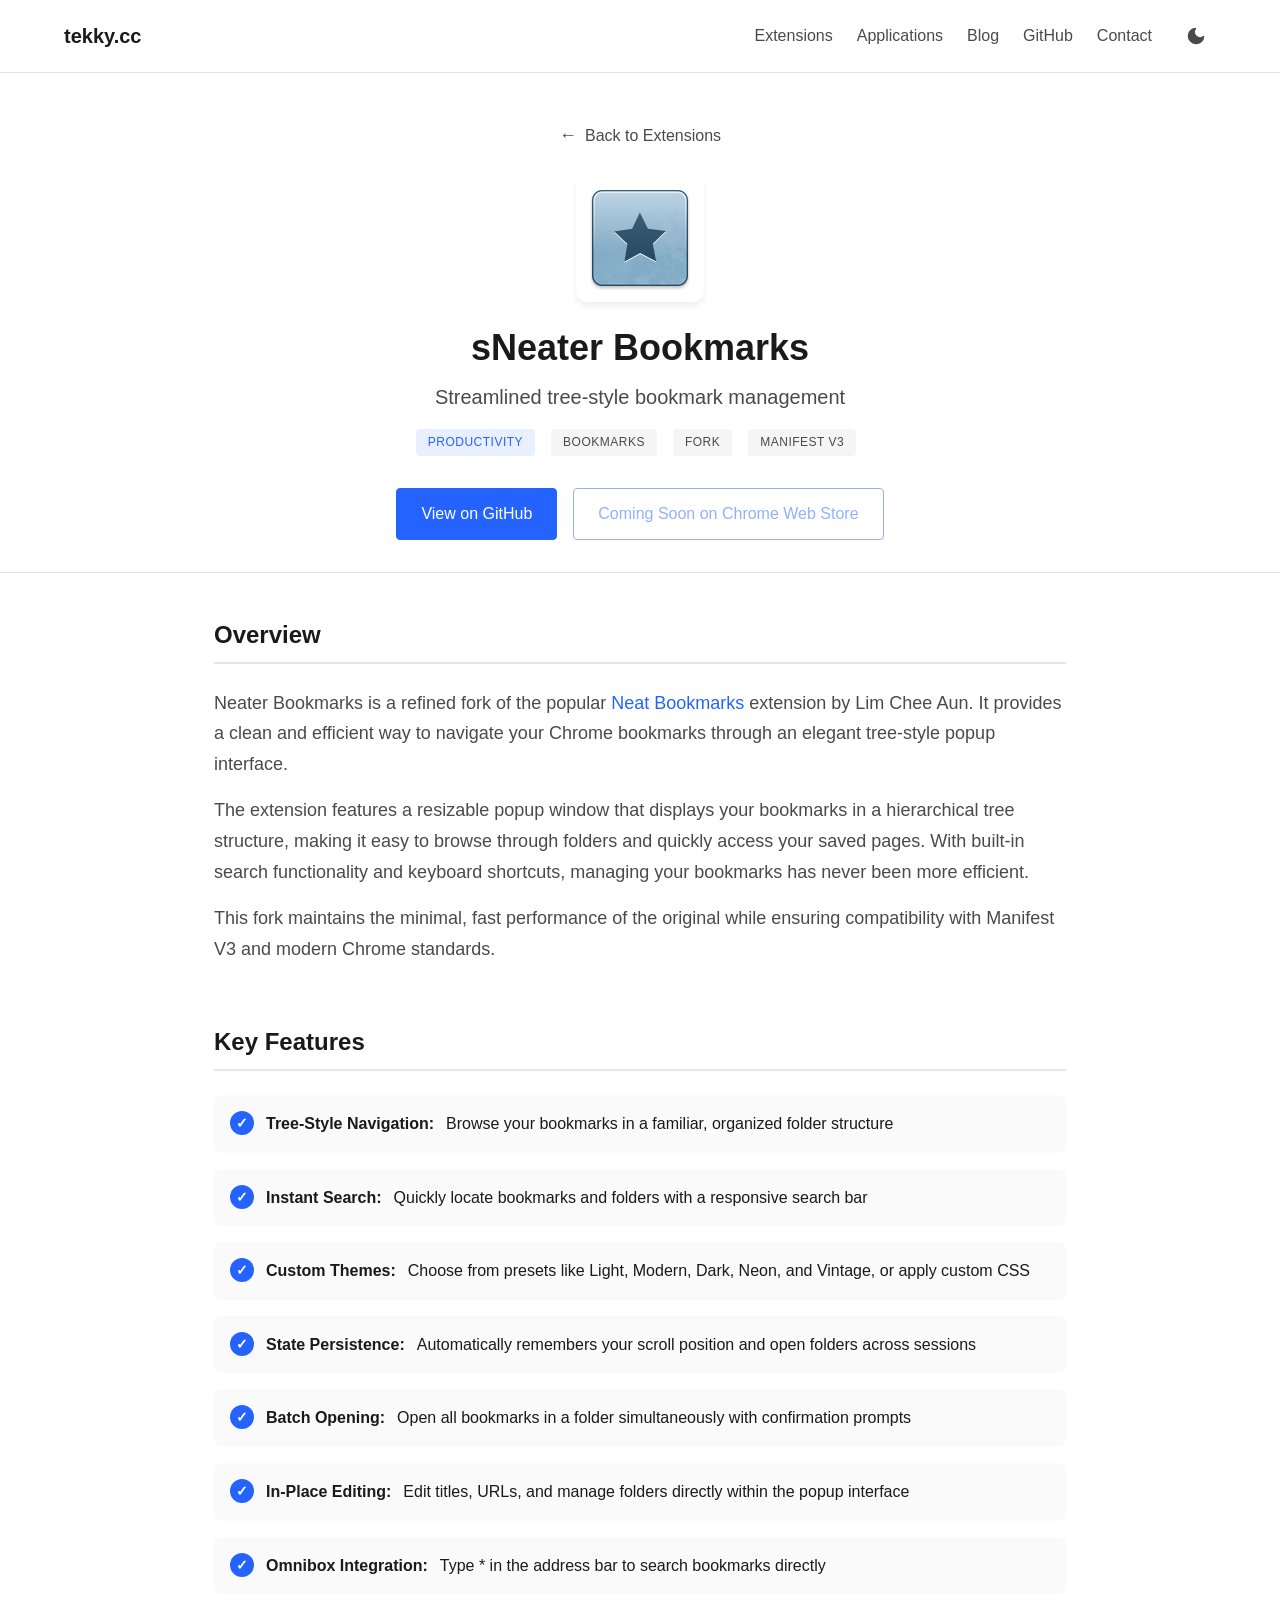
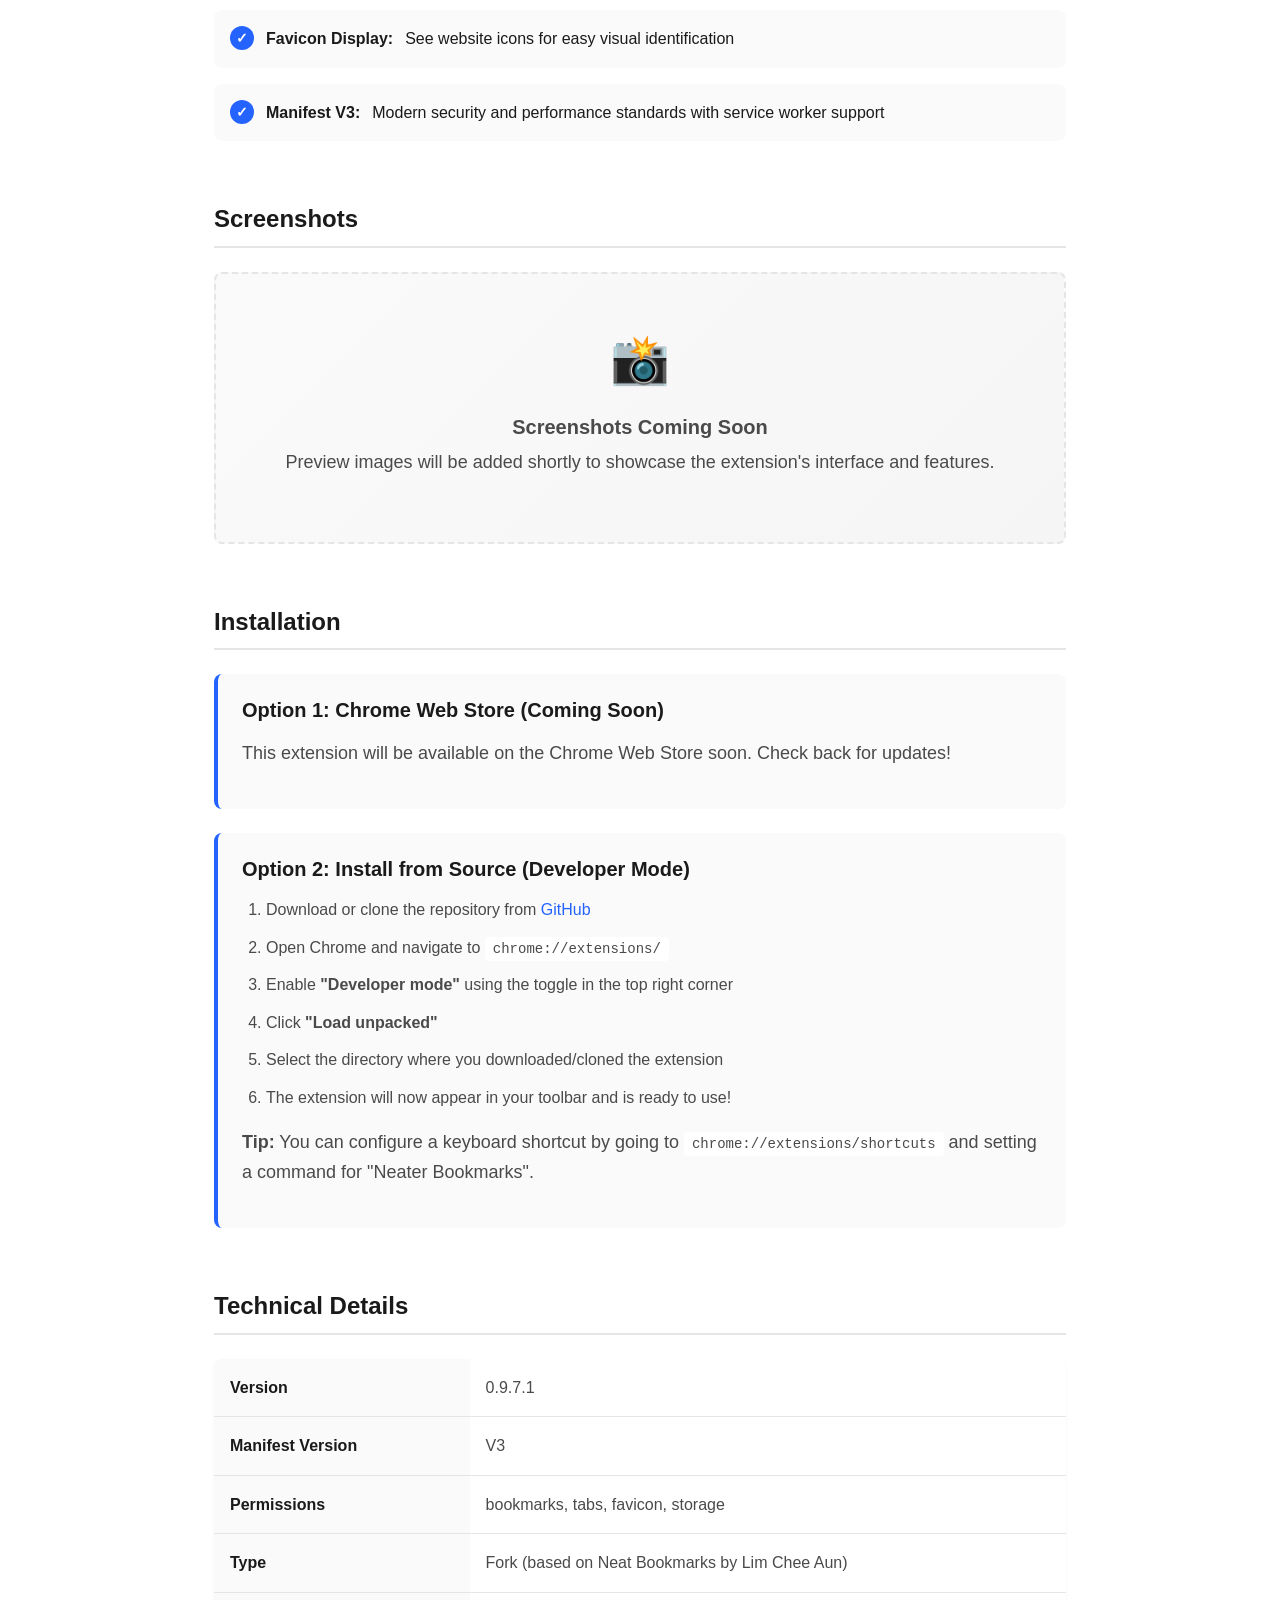
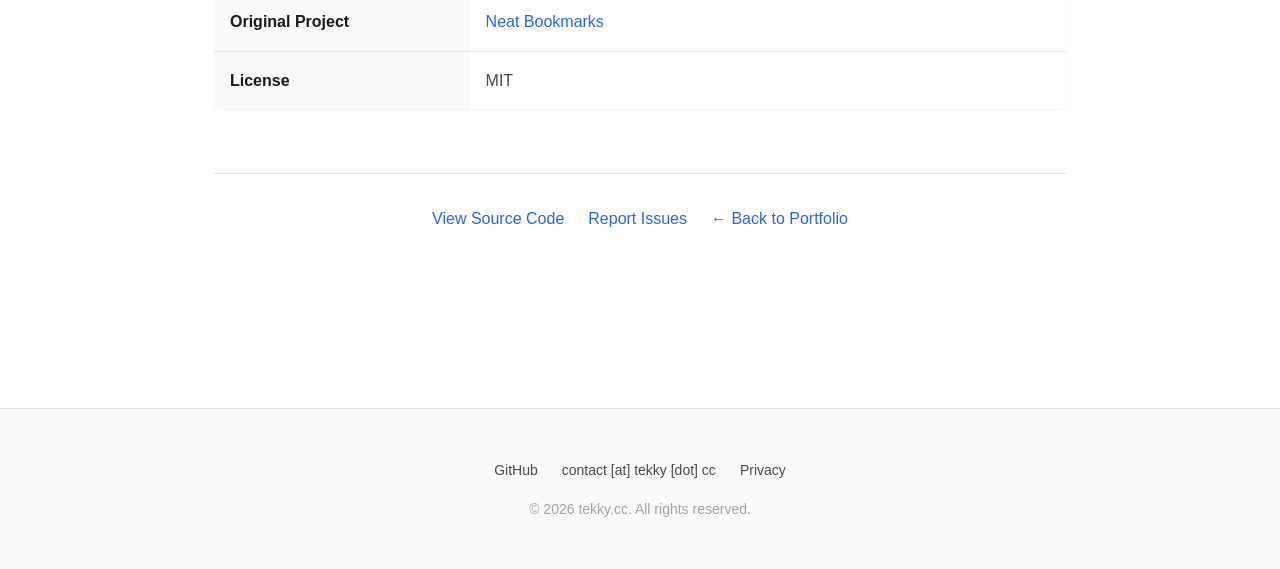
<file: extensions/bookarmk.html>
<!DOCTYPE html>
<html lang="en">

<head>
  <meta charset="UTF-8">
  <meta name="viewport" content="width=device-width, initial-scale=1.0">
  <meta http-equiv="Content-Security-Policy"
    content="default-src 'self'; script-src 'self' https://static.cloudflareinsights.com; style-src 'self' 'unsafe-inline'; img-src 'self' data: https:; font-src 'self'; connect-src 'self' https://cloudflareinsights.com; frame-ancestors 'none'; base-uri 'self'; form-action 'self';">

  <title>sNeater Bookmarks - Chrome Extension | tekky.cc</title>
  <meta name="description"
    content="Elegant tree-style bookmark management with a clean popup interface, custom themes, and enhanced user controls. Modernized fork of Neat Bookmarks.">

  <link rel="icon" type="image/x-icon" href="../assets/images/favicon.ico">
  <link rel="stylesheet" href="../assets/css/main.css">
  <link rel="stylesheet" href="../assets/css/extension.css">
  <link rel="canonical" href="https://tekky.cc/extensions/bookarmk.html">
</head>

<body>

  <!-- Navigation -->
  <nav class="nav">
    <div class="nav-container">
      <a href="../" class="nav-brand">tekky.cc</a>
      <button class="nav-toggle" aria-label="Toggle navigation" aria-expanded="false">
        <span class="nav-toggle-icon"></span>
      </button>
      <ul class="nav-links">
        <li><a href="../#extensions" class="nav-link">Extensions</a></li>
        <li><a href="../#applications" class="nav-link">Applications</a></li>
        <li><a href="../blog/" class="nav-link">Blog</a></li>
        <li><a href="https://github.com/[YOURUSERNAME]" class="nav-link" target="_blank"
            rel="noopener noreferrer">GitHub</a></li>
        <li><a href="../#contact" class="nav-link">Contact</a></li>
        <li>
          <button id="theme-toggle" class="theme-toggle" aria-label="Switch to dark mode">
            <svg class="theme-icon theme-icon-moon" xmlns="http://www.w3.org/2000/svg" viewBox="0 0 24 24">
              <path d="M21 12.79A9 9 0 1 1 11.21 3 7 7 0 0 0 21 12.79z" />
            </svg>
            <svg class="theme-icon theme-icon-sun" xmlns="http://www.w3.org/2000/svg" viewBox="0 0 24 24">
              <circle cx="12" cy="12" r="5" />
              <line x1="12" y1="1" x2="12" y2="3" />
              <line x1="12" y1="21" x2="12" y2="23" />
              <line x1="4.22" y1="4.22" x2="5.64" y2="5.64" />
              <line x1="18.36" y1="18.36" x2="19.78" y2="19.78" />
              <line x1="1" y1="12" x2="3" y2="12" />
              <line x1="21" y1="12" x2="23" y2="12" />
              <line x1="4.22" y1="19.78" x2="5.64" y2="18.36" />
              <line x1="18.36" y1="5.64" x2="19.78" y2="4.22" />
            </svg>
          </button>
        </li>
      </ul>
    </div>
  </nav>

  <!-- Extension Header -->
  <header class="extension-header">
    <div class="container">
      <a href="/" class="back-link">Back to Extensions</a>

      <div class="extension-header-content">
        <img src="../assets/images/icons/bookarmk.png" alt="Neater Bookmarks icon" class="extension-header-icon">

        <div class="extension-header-info">
          <h1 class="extension-title">sNeater Bookmarks</h1>
          <p class="extension-tagline">Streamlined tree-style bookmark management</p>

          <div class="extension-meta">
            <span class="tag tag-primary">Productivity</span>
            <span class="tag">Bookmarks</span>
            <span class="tag">Fork</span>
            <span class="tag">Manifest V3</span>
          </div>

          <div class="extension-actions">
            <a href="https://github.com/[YOURUSERNAME]/bookarmk" class="btn btn-primary" target="_blank"
              rel="noopener noreferrer">View on GitHub</a>
            <button class="btn btn-secondary" disabled>Coming Soon on Chrome Web Store</button>
          </div>
        </div>
      </div>
    </div>
  </header>

  <!-- Extension Content -->
  <main class="extension-content">

    <!-- Overview Section -->
    <section class="content-section">
      <h2 class="section-heading">Overview</h2>
      <p>
        Neater Bookmarks is a refined fork of the popular <a href="https://github.com/cheeaun/neat-bookmarks"
          target="_blank" rel="noopener noreferrer">Neat Bookmarks</a> extension by Lim Chee Aun. It provides a clean
        and efficient way to navigate your Chrome bookmarks through an elegant tree-style popup interface.
      </p>
      <p>
        The extension features a resizable popup window that displays your bookmarks in a hierarchical tree structure,
        making it easy to browse through folders and quickly access your saved pages. With built-in search functionality
        and keyboard shortcuts, managing your bookmarks has never been more efficient.
      </p>
      <p>
        This fork maintains the minimal, fast performance of the original while ensuring compatibility with Manifest V3
        and modern Chrome standards.
      </p>
    </section>

    <!-- Features Section -->
    <section class="content-section">
      <h2 class="section-heading">Key Features</h2>
      <ul class="features-list">
        <li><strong>Tree-Style Navigation:</strong> Browse your bookmarks in a familiar, organized folder structure</li>
        <li><strong>Instant Search:</strong> Quickly locate bookmarks and folders with a responsive search bar</li>
        <li><strong>Custom Themes:</strong> Choose from presets like Light, Modern, Dark, Neon, and Vintage, or apply
          custom CSS</li>
        <li><strong>State Persistence:</strong> Automatically remembers your scroll position and open folders across
          sessions</li>
        <li><strong>Batch Opening:</strong> Open all bookmarks in a folder simultaneously with confirmation prompts</li>
        <li><strong>In-Place Editing:</strong> Edit titles, URLs, and manage folders directly within the popup interface
        </li>
        <li><strong>Omnibox Integration:</strong> Type * in the address bar to search bookmarks directly</li>
        <li><strong>Favicon Display:</strong> See website icons for easy visual identification</li>
        <li><strong>Manifest V3:</strong> Modern security and performance standards with service worker support</li>
      </ul>
    </section>

    <!-- Screenshots Section -->
    <section class="content-section">
      <h2 class="section-heading">Screenshots</h2>
      <div class="screenshot-placeholder">
        <div class="screenshot-placeholder-icon">📸</div>
        <h3 class="screenshot-placeholder-title">Screenshots Coming Soon</h3>
        <p class="screenshot-placeholder-text">
          Preview images will be added shortly to showcase the extension's interface and features.
        </p>
      </div>
    </section>

    <!-- Installation Section -->
    <section class="content-section">
      <h2 class="section-heading">Installation</h2>

      <div class="installation-methods">
        <div class="installation-method">
          <h3>Option 1: Chrome Web Store (Coming Soon)</h3>
          <p>This extension will be available on the Chrome Web Store soon. Check back for updates!</p>
        </div>

        <div class="installation-method">
          <h3>Option 2: Install from Source (Developer Mode)</h3>
          <ol>
            <li>Download or clone the repository from <a href="https://github.com/[YOURUSERNAME]/bookarmk"
                target="_blank" rel="noopener noreferrer">GitHub</a></li>
            <li>Open Chrome and navigate to <code>chrome://extensions/</code></li>
            <li>Enable <strong>"Developer mode"</strong> using the toggle in the top right corner</li>
            <li>Click <strong>"Load unpacked"</strong></li>
            <li>Select the directory where you downloaded/cloned the extension</li>
            <li>The extension will now appear in your toolbar and is ready to use!</li>
          </ol>
          <p style="margin-top: 1rem;">
            <strong>Tip:</strong> You can configure a keyboard shortcut by going to
            <code>chrome://extensions/shortcuts</code> and setting a command for "Neater Bookmarks".
          </p>
        </div>
      </div>
    </section>

    <!-- Technical Details Section -->
    <section class="content-section">
      <h2 class="section-heading">Technical Details</h2>
      <table class="technical-table">
        <tr>
          <td>Version</td>
          <td>0.9.7.1</td>
        </tr>
        <tr>
          <td>Manifest Version</td>
          <td>V3</td>
        </tr>
        <tr>
          <td>Permissions</td>
          <td>bookmarks, tabs, favicon, storage</td>
        </tr>
        <tr>
          <td>Type</td>
          <td>Fork (based on Neat Bookmarks by Lim Chee Aun)</td>
        </tr>
        <tr>
          <td>Original Project</td>
          <td><a href="https://github.com/cheeaun/neat-bookmarks" target="_blank" rel="noopener noreferrer">Neat
              Bookmarks</a></td>
        </tr>
        <tr>
          <td>License</td>
          <td>MIT</td>
        </tr>
      </table>
    </section>

    <!-- Links Footer -->
    <footer class="extension-footer">
      <a href="https://github.com/[YOURUSERNAME]/bookarmk" target="_blank" rel="noopener noreferrer">View Source
        Code</a>
      <a href="https://github.com/[YOURUSERNAME]/bookarmk/issues" target="_blank" rel="noopener noreferrer">Report
        Issues</a>
      <a href="../">← Back to Portfolio</a>
    </footer>

  </main>

  <!-- Footer -->
  <footer class="footer">
    <div class="container">
      <div class="footer-content">
        <ul class="footer-links">
          <li><a href="https://github.com/[YOURUSERNAME]" class="footer-link" target="_blank"
              rel="noopener noreferrer">GitHub</a></li>
          <li><span class="footer-link" id="email-link">contact [at] tekky [dot] cc</span></li>
          <li><a href="#" class="footer-link">Privacy</a></li>
        </ul>
        <p class="footer-copyright">&copy; 2026 tekky.cc. All rights reserved.</p>
      </div>
    </div>
  </footer>

  <script src="../assets/js/main.js"></script>

</body>

</html>
</file>
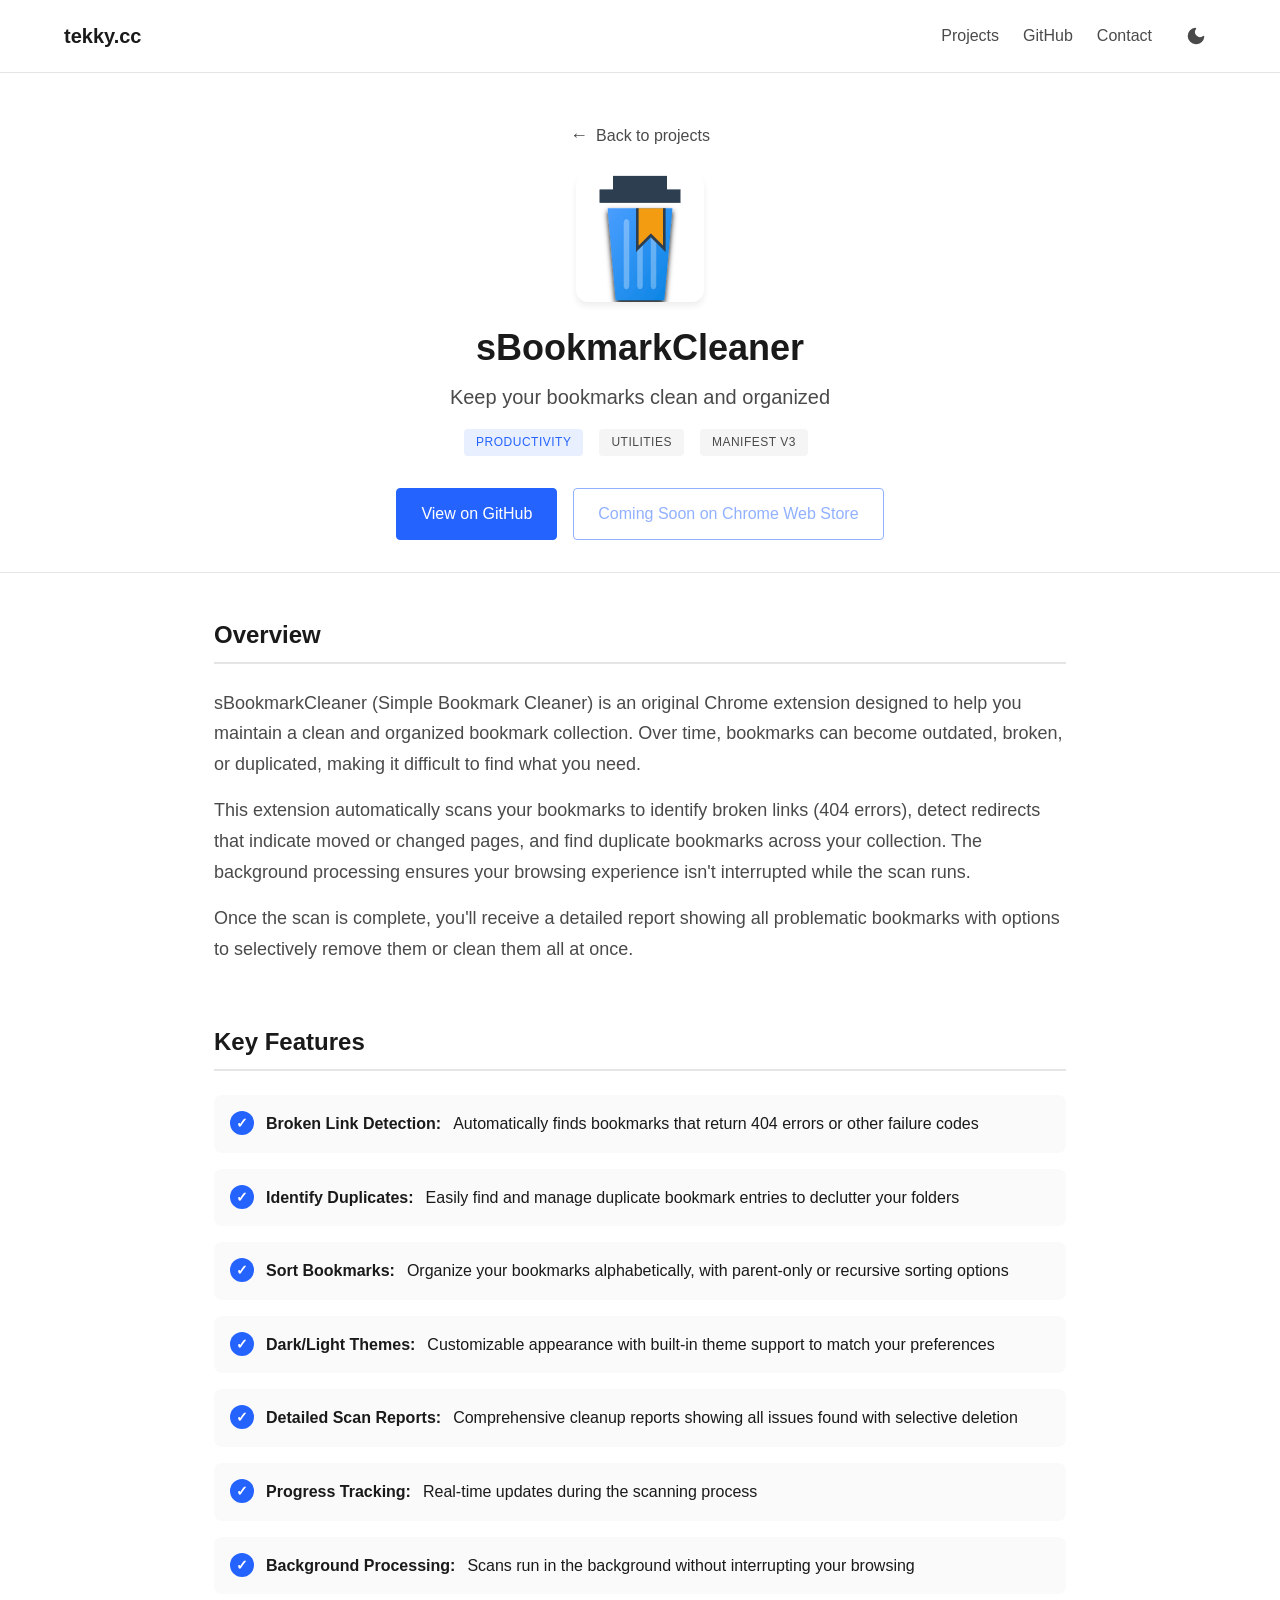
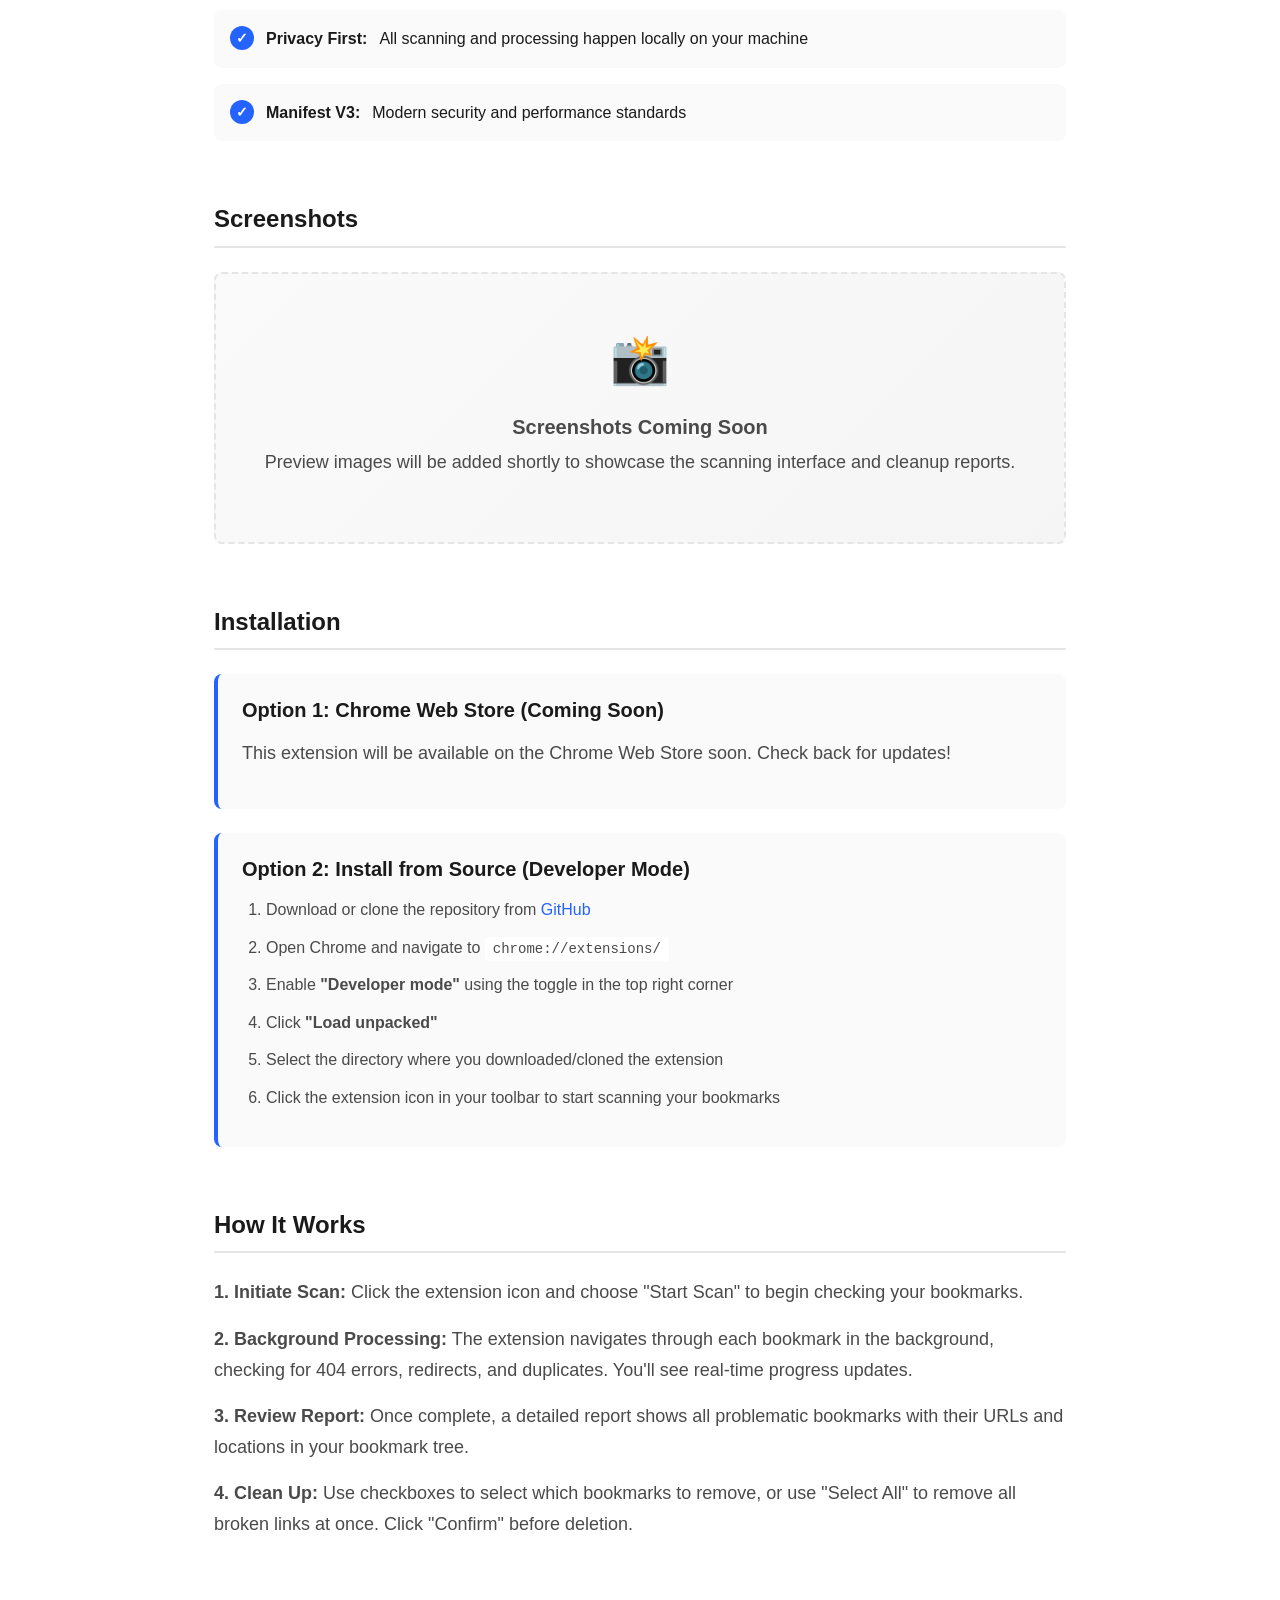
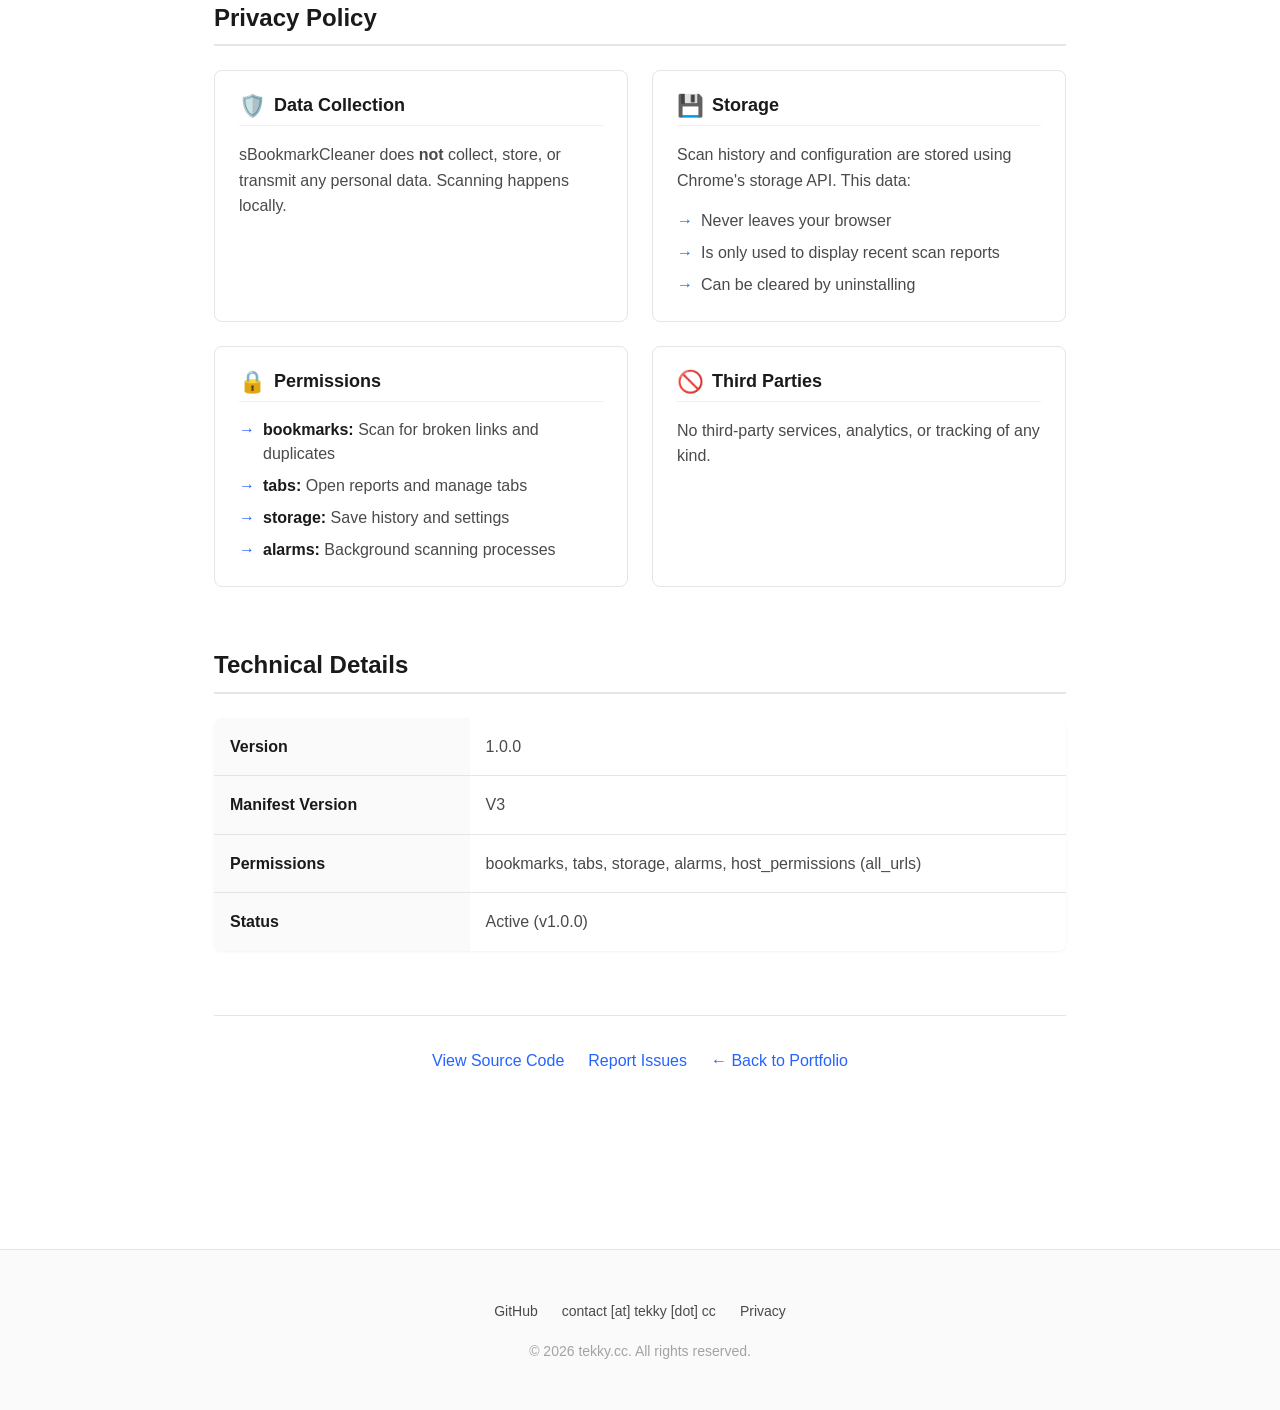
<file: extensions/sbookmarkcleaner.html>
<!DOCTYPE html>
<html lang="en">

<head>
  <meta charset="UTF-8">
  <meta name="viewport" content="width=device-width, initial-scale=1.0">
  <meta http-equiv="Content-Security-Policy"
    content="default-src 'self'; script-src 'self' https://static.cloudflareinsights.com; style-src 'self' 'unsafe-inline'; img-src 'self' data: https:; font-src 'self'; connect-src 'self' https://cloudflareinsights.com; frame-ancestors 'none'; base-uri 'self'; form-action 'self';">

  <title>sBookmarkCleaner - Chrome Extension | tekky.cc</title>
  <meta name="description"
    content="Automatically find and remove broken bookmarks, detect redirects, and identify duplicates to keep your bookmarks clean and organized.">

  <link rel="icon" type="image/png" sizes="32x32" href="../assets/images/favicon-32x32.png">
  <link rel="apple-touch-icon" sizes="180x180" href="../assets/images/apple-touch-icon.png">
  <link rel="stylesheet" href="../assets/css/main.css">
  <link rel="stylesheet" href="../assets/css/extension.css">
  <link rel="canonical" href="https://tekky.cc/extensions/sbookmarkcleaner.html">
</head>

<body>

  <nav class="nav">
    <div class="nav-container">
      <a href="../" class="nav-brand">tekky.cc</a>
      <button class="nav-toggle" aria-label="Toggle navigation" aria-expanded="false">
        <span class="nav-toggle-icon"></span>
      </button>
      <ul class="nav-links">
        <li><a href="../#projects" class="nav-link">Projects</a></li>
        <li><a href="https://github.com/luisf371" class="nav-link" target="_blank"
            rel="noopener noreferrer">GitHub</a></li>
        <li><a href="../#contact" class="nav-link">Contact</a></li>
        <li>
          <button id="theme-toggle" class="theme-toggle" aria-label="Switch to dark mode">
            <svg class="theme-icon theme-icon-moon" xmlns="http://www.w3.org/2000/svg" viewBox="0 0 24 24">
              <path d="M21 12.79A9 9 0 1 1 11.21 3 7 7 0 0 0 21 12.79z" />
            </svg>
            <svg class="theme-icon theme-icon-sun" xmlns="http://www.w3.org/2000/svg" viewBox="0 0 24 24">
              <circle cx="12" cy="12" r="5" />
              <line x1="12" y1="1" x2="12" y2="3" />
              <line x1="12" y1="21" x2="12" y2="23" />
              <line x1="4.22" y1="4.22" x2="5.64" y2="5.64" />
              <line x1="18.36" y1="18.36" x2="19.78" y2="19.78" />
              <line x1="1" y1="12" x2="3" y2="12" />
              <line x1="21" y1="12" x2="23" y2="12" />
              <line x1="4.22" y1="19.78" x2="5.64" y2="18.36" />
              <line x1="18.36" y1="5.64" x2="19.78" y2="4.22" />
            </svg>
          </button>
        </li>
      </ul>
    </div>
  </nav>

  <header class="extension-header">
    <div class="container">
      <a href="../#projects" class="back-link">Back to projects</a>

      <div class="extension-header-content">
        <img src="../assets/images/icons/sbookmarkcleaner.png" alt="sBookmarkCleaner icon"
          class="extension-header-icon">

        <div class="extension-header-info">
          <h1 class="extension-title">sBookmarkCleaner</h1>
          <p class="extension-tagline">Keep your bookmarks clean and organized</p>

          <div class="extension-meta">
            <span class="tag tag-primary">Productivity</span>
            <span class="tag">Utilities</span>
            <span class="tag">Manifest V3</span>
          </div>

          <div class="extension-actions">
            <a href="https://github.com/luisf371/sBookmarkCleaner" class="btn btn-primary" target="_blank"
              rel="noopener noreferrer">View on GitHub</a>
            <button class="btn btn-secondary" disabled>Coming Soon on Chrome Web Store</button>
          </div>
        </div>
      </div>
    </div>
  </header>

  <main class="extension-content">

    <section class="content-section">
      <h2 class="section-heading">Overview</h2>
      <p>
        sBookmarkCleaner (Simple Bookmark Cleaner) is an original Chrome extension designed to help you maintain a clean
        and organized bookmark collection. Over time, bookmarks can become outdated, broken, or duplicated, making it
        difficult to find what you need.
      </p>
      <p>
        This extension automatically scans your bookmarks to identify broken links (404 errors), detect redirects that
        indicate moved or changed pages, and find duplicate bookmarks across your collection. The background processing
        ensures your browsing experience isn't interrupted while the scan runs.
      </p>
      <p>
        Once the scan is complete, you'll receive a detailed report showing all problematic bookmarks with options to
        selectively remove them or clean them all at once.
      </p>
    </section>

    <section class="content-section">
      <h2 class="section-heading">Key Features</h2>
      <ul class="features-list">
        <li><strong>Broken Link Detection:</strong> Automatically finds bookmarks that return 404 errors or other
          failure codes</li>
        <li><strong>Identify Duplicates:</strong> Easily find and manage duplicate bookmark entries to declutter your
          folders</li>
        <li><strong>Sort Bookmarks:</strong> Organize your bookmarks alphabetically, with parent-only or recursive
          sorting options</li>
        <li><strong>Dark/Light Themes:</strong> Customizable appearance with built-in theme support to match your
          preferences</li>
        <li><strong>Detailed Scan Reports:</strong> Comprehensive cleanup reports showing all issues found with
          selective deletion</li>
        <li><strong>Progress Tracking:</strong> Real-time updates during the scanning process</li>
        <li><strong>Background Processing:</strong> Scans run in the background without interrupting your browsing</li>
        <li><strong>Privacy First:</strong> All scanning and processing happen locally on your machine</li>
        <li><strong>Manifest V3:</strong> Modern security and performance standards</li>
      </ul>
    </section>

    <section class="content-section">
      <h2 class="section-heading">Screenshots</h2>
      <div class="screenshot-placeholder">
        <div class="screenshot-placeholder-icon">📸</div>
        <h3 class="screenshot-placeholder-title">Screenshots Coming Soon</h3>
        <p class="screenshot-placeholder-text">
          Preview images will be added shortly to showcase the scanning interface and cleanup reports.
        </p>
      </div>
    </section>

    <section class="content-section">
      <h2 class="section-heading">Installation</h2>

      <div class="installation-methods">
        <div class="installation-method">
          <h3>Option 1: Chrome Web Store (Coming Soon)</h3>
          <p>This extension will be available on the Chrome Web Store soon. Check back for updates!</p>
        </div>

        <div class="installation-method">
          <h3>Option 2: Install from Source (Developer Mode)</h3>
          <ol>
            <li>Download or clone the repository from <a href="https://github.com/luisf371/sBookmarkCleaner"
                target="_blank" rel="noopener noreferrer">GitHub</a></li>
            <li>Open Chrome and navigate to <code>chrome://extensions/</code></li>
            <li>Enable <strong>"Developer mode"</strong> using the toggle in the top right corner</li>
            <li>Click <strong>"Load unpacked"</strong></li>
            <li>Select the directory where you downloaded/cloned the extension</li>
            <li>Click the extension icon in your toolbar to start scanning your bookmarks</li>
          </ol>
        </div>
      </div>
    </section>

    <section class="content-section">
      <h2 class="section-heading">How It Works</h2>
      <p>
        <strong>1. Initiate Scan:</strong> Click the extension icon and choose "Start Scan" to begin checking your
        bookmarks.
      </p>
      <p>
        <strong>2. Background Processing:</strong> The extension navigates through each bookmark in the background,
        checking for 404 errors, redirects, and duplicates. You'll see real-time progress updates.
      </p>
      <p>
        <strong>3. Review Report:</strong> Once complete, a detailed report shows all problematic bookmarks with their
        URLs and locations in your bookmark tree.
      </p>
      <p>
        <strong>4. Clean Up:</strong> Use checkboxes to select which bookmarks to remove, or use "Select All" to remove
        all broken links at once. Click "Confirm" before deletion.
      </p>
    </section>

    <section class="content-section" id="privacy-policy">
      <h2 class="section-heading">Privacy Policy</h2>
      <div class="privacy-grid">
        <div class="privacy-card">
          <h3><span class="privacy-icon">🛡️</span> Data Collection</h3>
          <p>sBookmarkCleaner does <strong>not</strong> collect, store, or transmit any personal data. Scanning happens locally.</p>
        </div>

        <div class="privacy-card">
          <h3><span class="privacy-icon">💾</span> Storage</h3>
          <p>
            Scan history and configuration are stored using Chrome's storage API. This data:
          </p>
          <ul>
            <li>Never leaves your browser</li>
            <li>Is only used to display recent scan reports</li>
            <li>Can be cleared by uninstalling</li>
          </ul>
        </div>

        <div class="privacy-card">
          <h3><span class="privacy-icon">🔒</span> Permissions</h3>
          <ul>
            <li><strong>bookmarks:</strong> Scan for broken links and duplicates</li>
            <li><strong>tabs:</strong> Open reports and manage tabs</li>
            <li><strong>storage:</strong> Save history and settings</li>
            <li><strong>alarms:</strong> Background scanning processes</li>
          </ul>
        </div>

        <div class="privacy-card">
          <h3><span class="privacy-icon">🚫</span> Third Parties</h3>
          <p>No third-party services, analytics, or tracking of any kind.</p>
        </div>
      </div>
    </section>

    <section class="content-section">
      <h2 class="section-heading">Technical Details</h2>
      <table class="technical-table">
        <tr>
          <td>Version</td>
          <td>1.0.0</td>
        </tr>
        <tr>
          <td>Manifest Version</td>
          <td>V3</td>
        </tr>
        <tr>
          <td>Permissions</td>
          <td>bookmarks, tabs, storage, alarms, host_permissions (all_urls)</td>
        </tr>
        <tr>
          <td>Status</td>
          <td>Active (v1.0.0)</td>
        </tr>
      </table>
    </section>

    <footer class="extension-footer">
      <a href="https://github.com/luisf371/sBookmarkCleaner" target="_blank" rel="noopener noreferrer">View Source
        Code</a>
      <a href="https://github.com/luisf371/sBookmarkCleaner/issues" target="_blank"
        rel="noopener noreferrer">Report Issues</a>
      <a href="../">← Back to Portfolio</a>
    </footer>

  </main>

  <footer class="footer">
    <div class="container">
      <div class="footer-content">
        <ul class="footer-links">
          <li><a href="https://github.com/luisf371" class="footer-link" target="_blank"
              rel="noopener noreferrer">GitHub</a></li>
          <li><button class="footer-link" id="email-link" type="button">contact [at] tekky [dot] cc</button></li>
          <li><a href="#privacy-policy" class="footer-link">Privacy</a></li>
        </ul>
        <p class="footer-copyright">&copy; 2026 tekky.cc. All rights reserved.</p>
      </div>
    </div>
  </footer>

  <script src="../assets/js/main.js"></script>

</body>

</html>
</file>
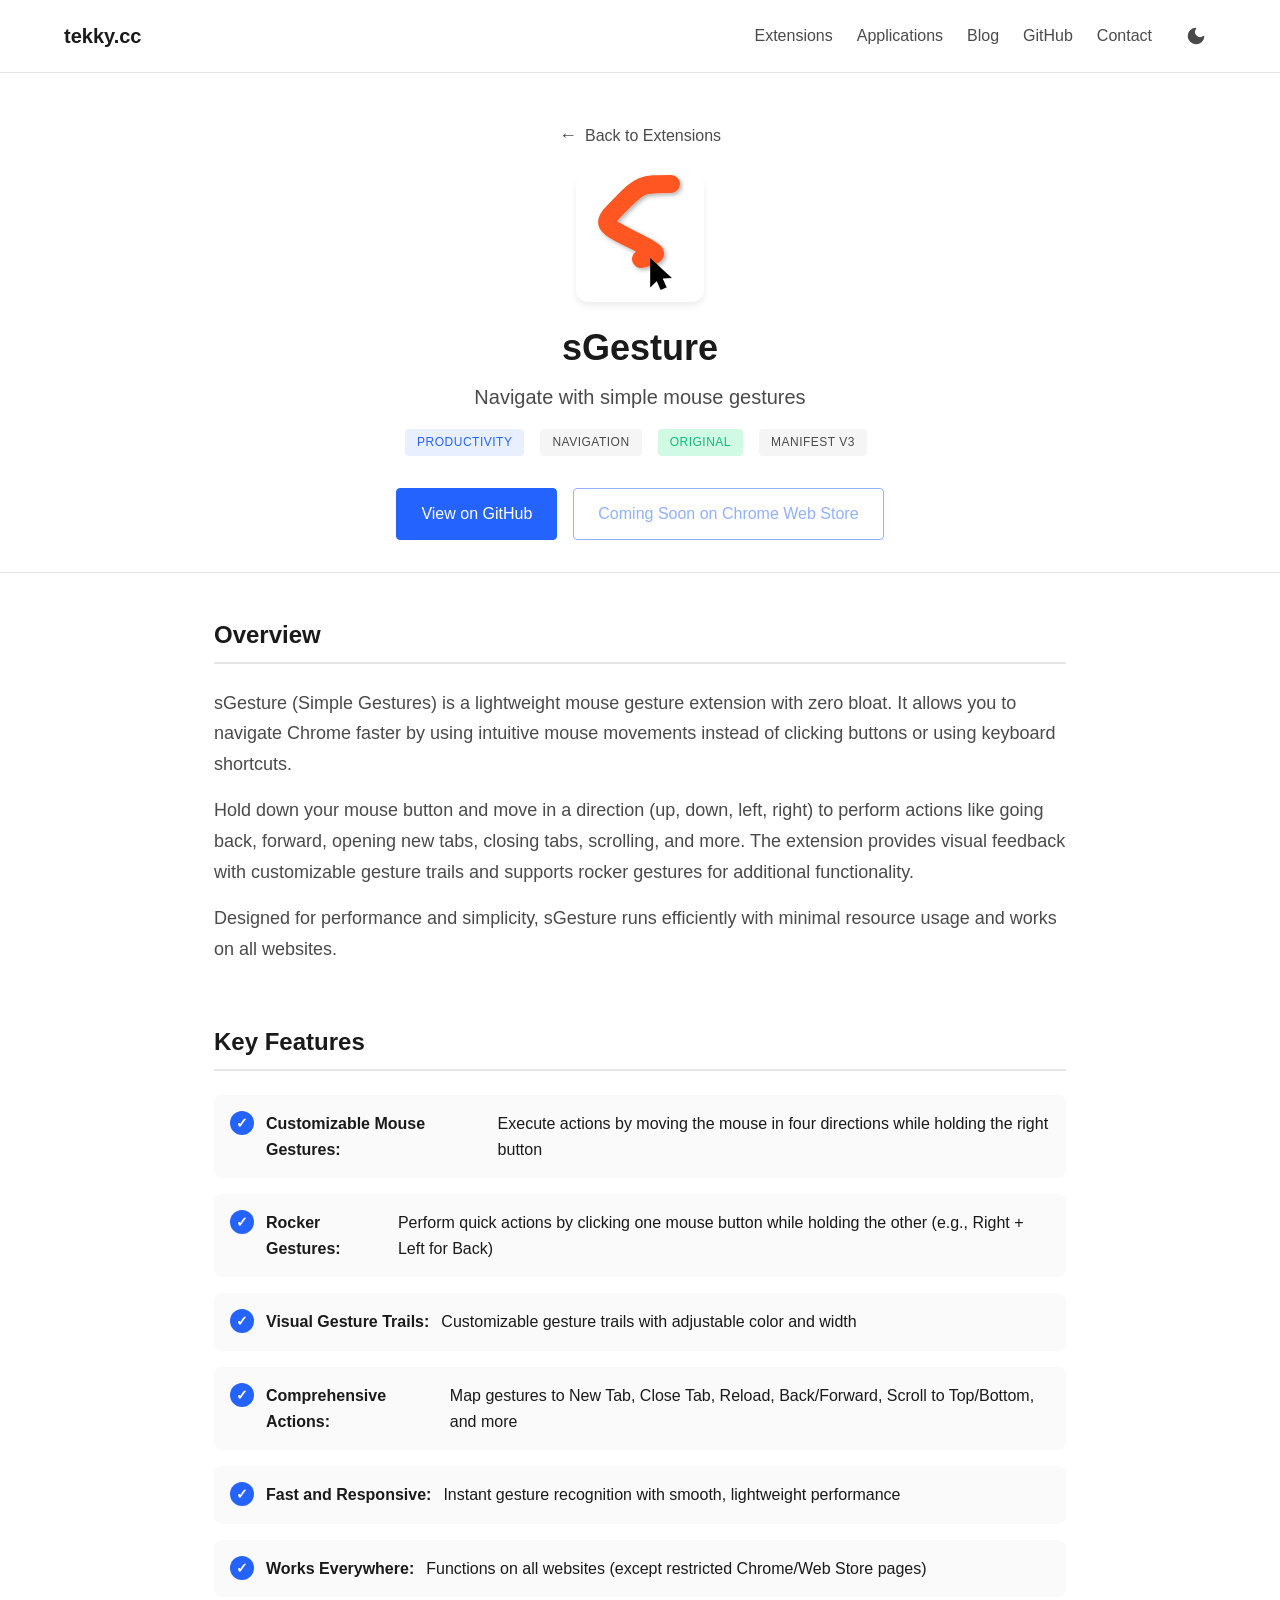
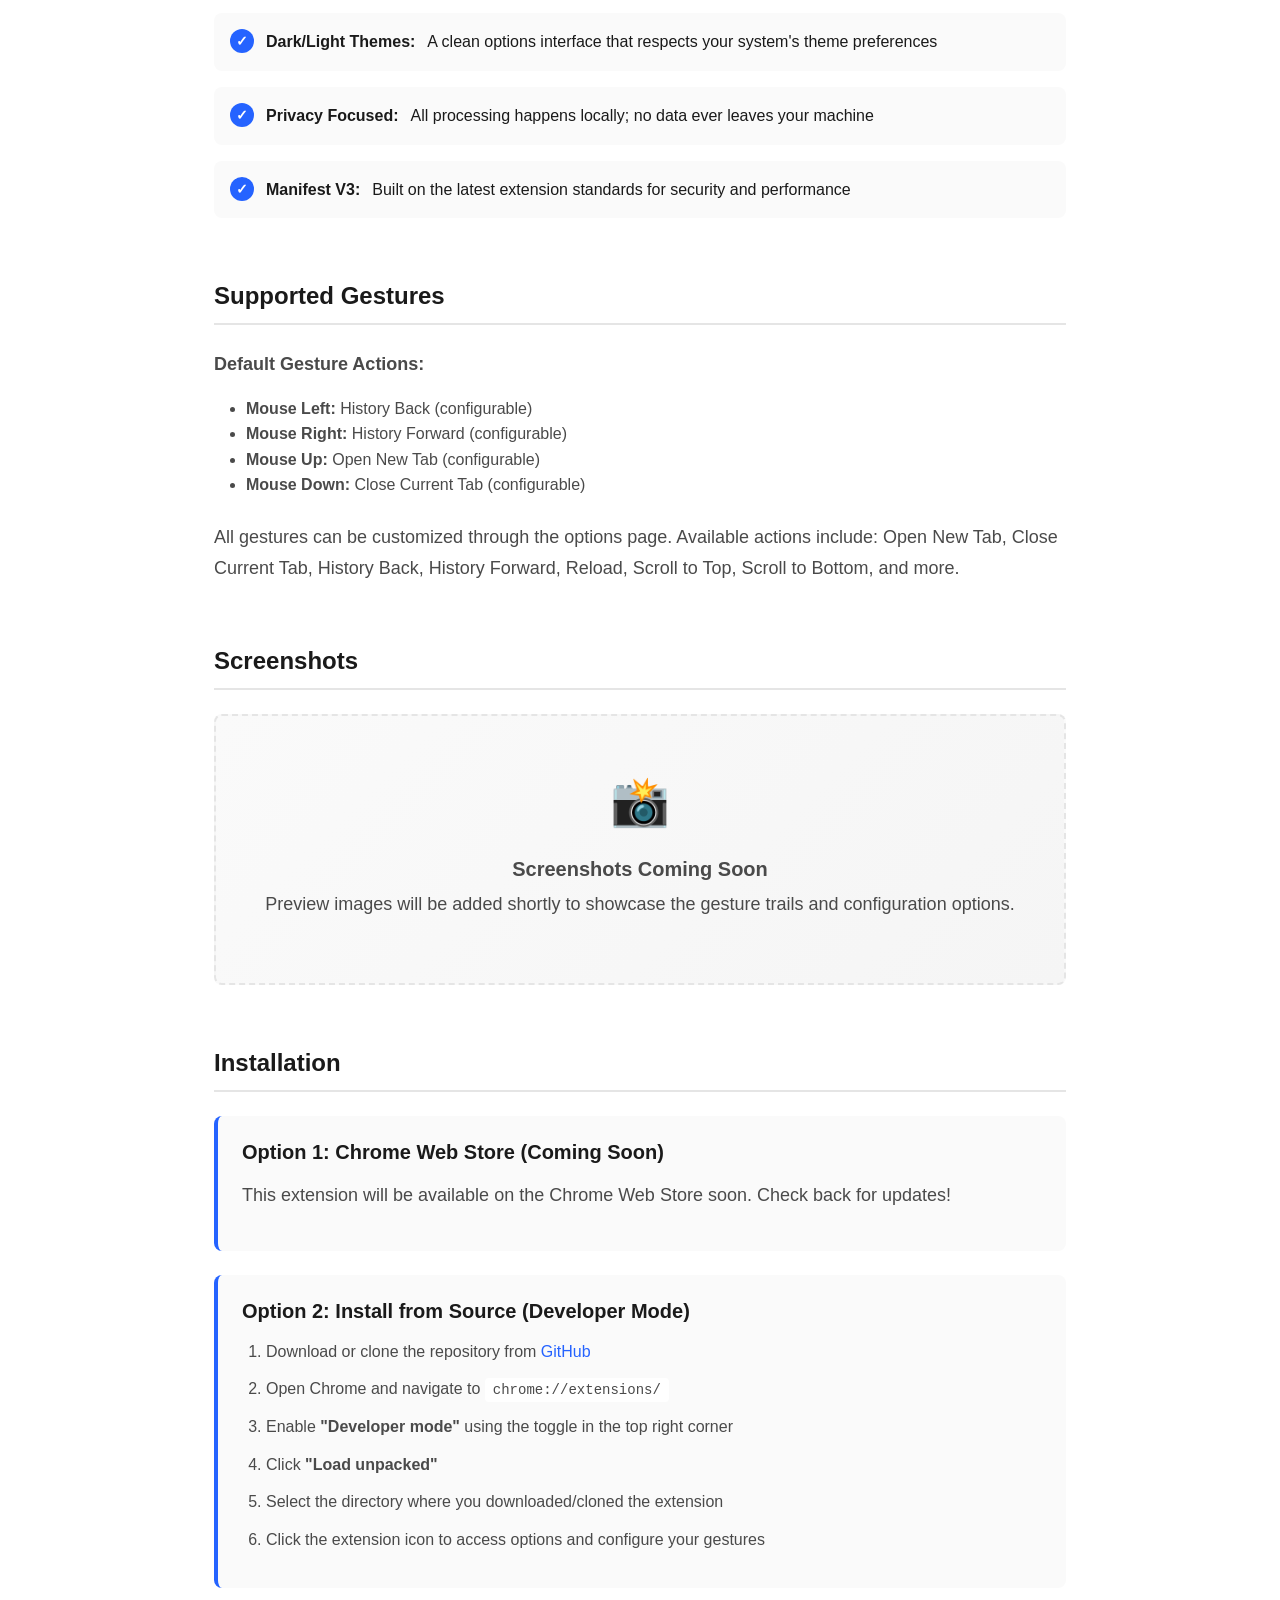
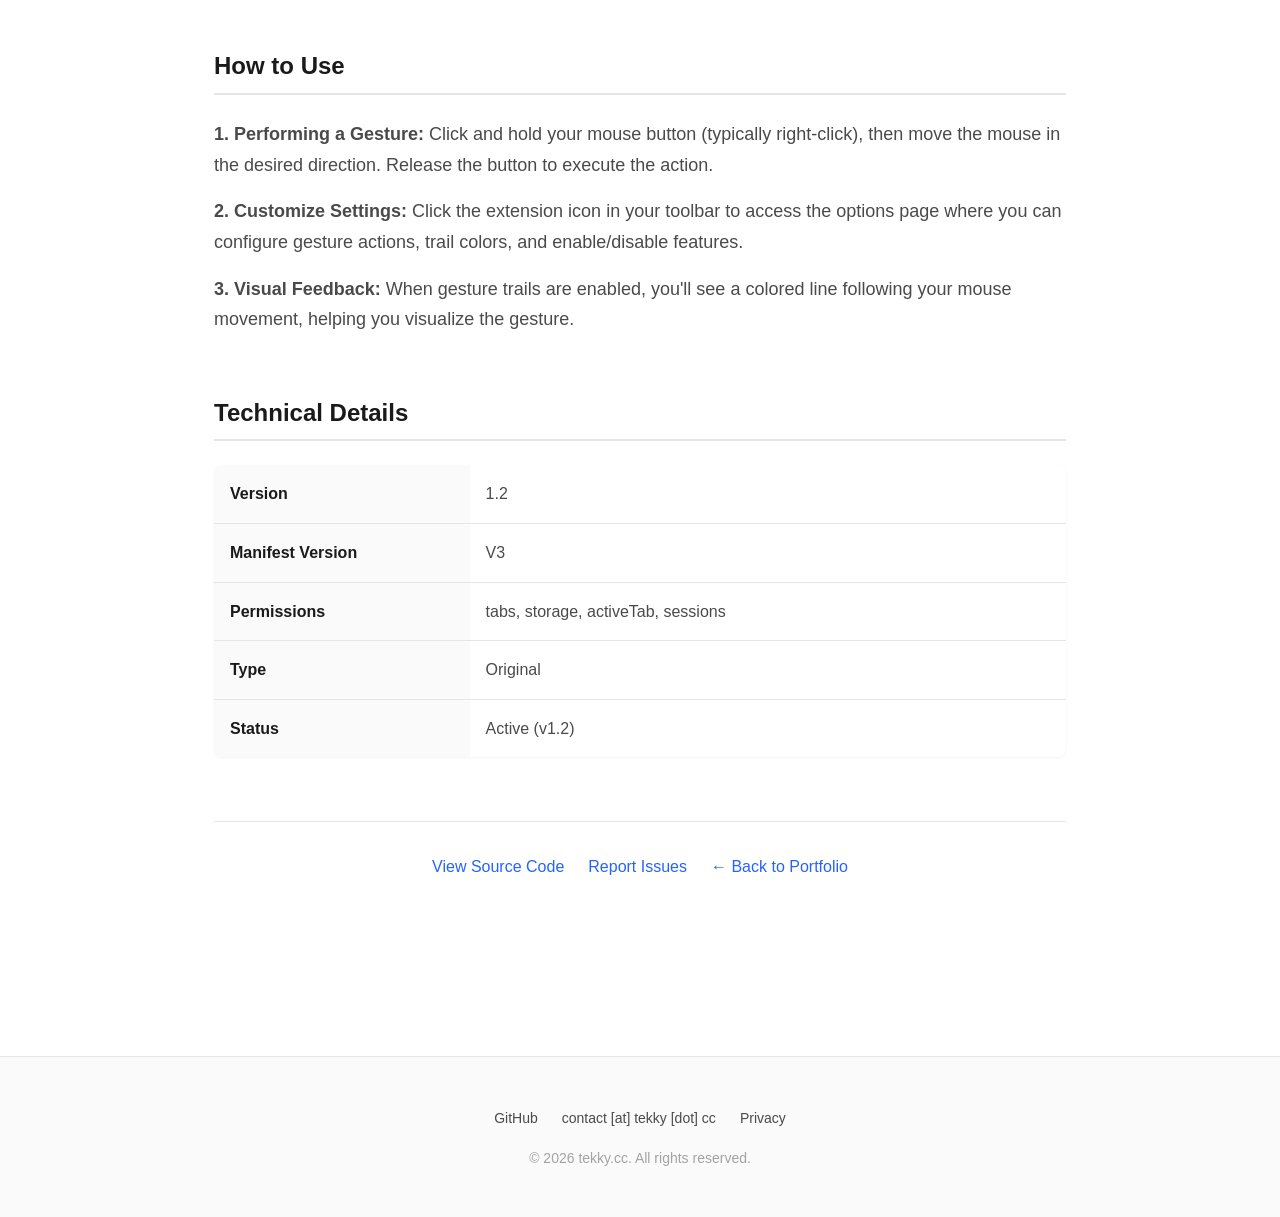
<file: extensions/sgesture.html>
<!DOCTYPE html>
<html lang="en">

<head>
  <meta charset="UTF-8">
  <meta name="viewport" content="width=device-width, initial-scale=1.0">
  <meta http-equiv="Content-Security-Policy"
    content="default-src 'self'; script-src 'self' https://static.cloudflareinsights.com; style-src 'self' 'unsafe-inline'; img-src 'self' data: https:; font-src 'self'; connect-src 'self' https://cloudflareinsights.com; frame-ancestors 'none'; base-uri 'self'; form-action 'self';">

  <title>sGesture - Chrome Extension | tekky.cc</title>
  <meta name="description"
    content="Navigate Chrome with intuitive mouse gestures for faster browsing. Simple, lightweight, and customizable mouse gesture extension.">

  <link rel="icon" type="image/x-icon" href="../assets/images/favicon.ico">
  <link rel="stylesheet" href="../assets/css/main.css">
  <link rel="stylesheet" href="../assets/css/extension.css">
  <link rel="canonical" href="https://tekky.cc/extensions/sgesture.html">
</head>

<body>

  <nav class="nav">
    <div class="nav-container">
      <a href="../" class="nav-brand">tekky.cc</a>
      <button class="nav-toggle" aria-label="Toggle navigation" aria-expanded="false">
        <span class="nav-toggle-icon"></span>
      </button>
      <ul class="nav-links">
        <li><a href="../#extensions" class="nav-link">Extensions</a></li>
        <li><a href="../#applications" class="nav-link">Applications</a></li>
        <li><a href="../blog/" class="nav-link">Blog</a></li>
        <li><a href="https://github.com/[YOURUSERNAME]" class="nav-link" target="_blank"
            rel="noopener noreferrer">GitHub</a></li>
        <li><a href="../#contact" class="nav-link">Contact</a></li>
        <li>
          <button id="theme-toggle" class="theme-toggle" aria-label="Switch to dark mode">
            <svg class="theme-icon theme-icon-moon" xmlns="http://www.w3.org/2000/svg" viewBox="0 0 24 24">
              <path d="M21 12.79A9 9 0 1 1 11.21 3 7 7 0 0 0 21 12.79z" />
            </svg>
            <svg class="theme-icon theme-icon-sun" xmlns="http://www.w3.org/2000/svg" viewBox="0 0 24 24">
              <circle cx="12" cy="12" r="5" />
              <line x1="12" y1="1" x2="12" y2="3" />
              <line x1="12" y1="21" x2="12" y2="23" />
              <line x1="4.22" y1="4.22" x2="5.64" y2="5.64" />
              <line x1="18.36" y1="18.36" x2="19.78" y2="19.78" />
              <line x1="1" y1="12" x2="3" y2="12" />
              <line x1="21" y1="12" x2="23" y2="12" />
              <line x1="4.22" y1="19.78" x2="5.64" y2="18.36" />
              <line x1="18.36" y1="5.64" x2="19.78" y2="4.22" />
            </svg>
          </button>
        </li>
      </ul>
    </div>
  </nav>

  <header class="extension-header">
    <div class="container">
      <a href="/" class="back-link">Back to Extensions</a>

      <div class="extension-header-content">
        <img src="../assets/images/icons/sgesture.png" alt="sGesture icon" class="extension-header-icon">

        <div class="extension-header-info">
          <h1 class="extension-title">sGesture</h1>
          <p class="extension-tagline">Navigate with simple mouse gestures</p>

          <div class="extension-meta">
            <span class="tag tag-primary">Productivity</span>
            <span class="tag">Navigation</span>
            <span class="tag tag-success">Original</span>
            <span class="tag">Manifest V3</span>
          </div>

          <div class="extension-actions">
            <a href="https://github.com/[YOURUSERNAME]/sGesture" class="btn btn-primary" target="_blank"
              rel="noopener noreferrer">View on GitHub</a>
            <button class="btn btn-secondary" disabled>Coming Soon on Chrome Web Store</button>
          </div>
        </div>
      </div>
    </div>
  </header>

  <main class="extension-content">

    <section class="content-section">
      <h2 class="section-heading">Overview</h2>
      <p>
        sGesture (Simple Gestures) is a lightweight mouse gesture extension with zero bloat. It allows you to navigate
        Chrome faster by using intuitive mouse movements instead of clicking buttons or using keyboard shortcuts.
      </p>
      <p>
        Hold down your mouse button and move in a direction (up, down, left, right) to perform actions like going back,
        forward, opening new tabs, closing tabs, scrolling, and more. The extension provides visual feedback with
        customizable gesture trails and supports rocker gestures for additional functionality.
      </p>
      <p>
        Designed for performance and simplicity, sGesture runs efficiently with minimal resource usage and works on all
        websites.
      </p>
    </section>

    <section class="content-section">
      <h2 class="section-heading">Key Features</h2>
      <ul class="features-list">
        <li><strong>Customizable Mouse Gestures:</strong> Execute actions by moving the mouse in four directions while
          holding the right button</li>
        <li><strong>Rocker Gestures:</strong> Perform quick actions by clicking one mouse button while holding the other
          (e.g., Right + Left for Back)</li>
        <li><strong>Visual Gesture Trails:</strong> Customizable gesture trails with adjustable color and width</li>
        <li><strong>Comprehensive Actions:</strong> Map gestures to New Tab, Close Tab, Reload, Back/Forward, Scroll to
          Top/Bottom, and more</li>
        <li><strong>Fast and Responsive:</strong> Instant gesture recognition with smooth, lightweight performance</li>
        <li><strong>Works Everywhere:</strong> Functions on all websites (except restricted Chrome/Web Store pages)</li>
        <li><strong>Dark/Light Themes:</strong> A clean options interface that respects your system's theme preferences
        </li>
        <li><strong>Privacy Focused:</strong> All processing happens locally; no data ever leaves your machine</li>
        <li><strong>Manifest V3:</strong> Built on the latest extension standards for security and performance</li>
      </ul>
    </section>

    <section class="content-section">
      <h2 class="section-heading">Supported Gestures</h2>
      <p>
        <strong>Default Gesture Actions:</strong>
      </p>
      <ul style="margin-left: 2rem; color: var(--text-secondary);">
        <li><strong>Mouse Left:</strong> History Back (configurable)</li>
        <li><strong>Mouse Right:</strong> History Forward (configurable)</li>
        <li><strong>Mouse Up:</strong> Open New Tab (configurable)</li>
        <li><strong>Mouse Down:</strong> Close Current Tab (configurable)</li>
      </ul>
      <p style="margin-top: 1.5rem;">
        All gestures can be customized through the options page. Available actions include: Open New Tab, Close Current
        Tab, History Back, History Forward, Reload, Scroll to Top, Scroll to Bottom, and more.
      </p>
    </section>

    <section class="content-section">
      <h2 class="section-heading">Screenshots</h2>
      <div class="screenshot-placeholder">
        <div class="screenshot-placeholder-icon">📸</div>
        <h3 class="screenshot-placeholder-title">Screenshots Coming Soon</h3>
        <p class="screenshot-placeholder-text">
          Preview images will be added shortly to showcase the gesture trails and configuration options.
        </p>
      </div>
    </section>

    <section class="content-section">
      <h2 class="section-heading">Installation</h2>

      <div class="installation-methods">
        <div class="installation-method">
          <h3>Option 1: Chrome Web Store (Coming Soon)</h3>
          <p>This extension will be available on the Chrome Web Store soon. Check back for updates!</p>
        </div>

        <div class="installation-method">
          <h3>Option 2: Install from Source (Developer Mode)</h3>
          <ol>
            <li>Download or clone the repository from <a href="https://github.com/[YOURUSERNAME]/sGesture"
                target="_blank" rel="noopener noreferrer">GitHub</a></li>
            <li>Open Chrome and navigate to <code>chrome://extensions/</code></li>
            <li>Enable <strong>"Developer mode"</strong> using the toggle in the top right corner</li>
            <li>Click <strong>"Load unpacked"</strong></li>
            <li>Select the directory where you downloaded/cloned the extension</li>
            <li>Click the extension icon to access options and configure your gestures</li>
          </ol>
        </div>
      </div>
    </section>

    <section class="content-section">
      <h2 class="section-heading">How to Use</h2>
      <p>
        <strong>1. Performing a Gesture:</strong> Click and hold your mouse button (typically right-click), then move
        the mouse in the desired direction. Release the button to execute the action.
      </p>
      <p>
        <strong>2. Customize Settings:</strong> Click the extension icon in your toolbar to access the options page
        where you can configure gesture actions, trail colors, and enable/disable features.
      </p>
      <p>
        <strong>3. Visual Feedback:</strong> When gesture trails are enabled, you'll see a colored line following your
        mouse movement, helping you visualize the gesture.
      </p>
    </section>

    <section class="content-section">
      <h2 class="section-heading">Technical Details</h2>
      <table class="technical-table">
        <tr>
          <td>Version</td>
          <td>1.2</td>
        </tr>
        <tr>
          <td>Manifest Version</td>
          <td>V3</td>
        </tr>
        <tr>
          <td>Permissions</td>
          <td>tabs, storage, activeTab, sessions</td>
        </tr>
        <tr>
          <td>Type</td>
          <td>Original</td>
        </tr>
        <tr>
          <td>Status</td>
          <td>Active (v1.2)</td>
        </tr>
      </table>
    </section>

    <footer class="extension-footer">
      <a href="https://github.com/[YOURUSERNAME]/sGesture" target="_blank" rel="noopener noreferrer">View Source
        Code</a>
      <a href="https://github.com/[YOURUSERNAME]/sGesture/issues" target="_blank" rel="noopener noreferrer">Report
        Issues</a>
      <a href="../">← Back to Portfolio</a>
    </footer>

  </main>

  <footer class="footer">
    <div class="container">
      <div class="footer-content">
        <ul class="footer-links">
          <li><a href="https://github.com/[YOURUSERNAME]" class="footer-link" target="_blank"
              rel="noopener noreferrer">GitHub</a></li>
          <li><span class="footer-link" id="email-link">contact [at] tekky [dot] cc</span></li>
          <li><a href="#" class="footer-link">Privacy</a></li>
        </ul>
        <p class="footer-copyright">&copy; 2026 tekky.cc. All rights reserved.</p>
      </div>
    </div>
  </footer>

  <script src="../assets/js/main.js"></script>

</body>

</html>
</file>
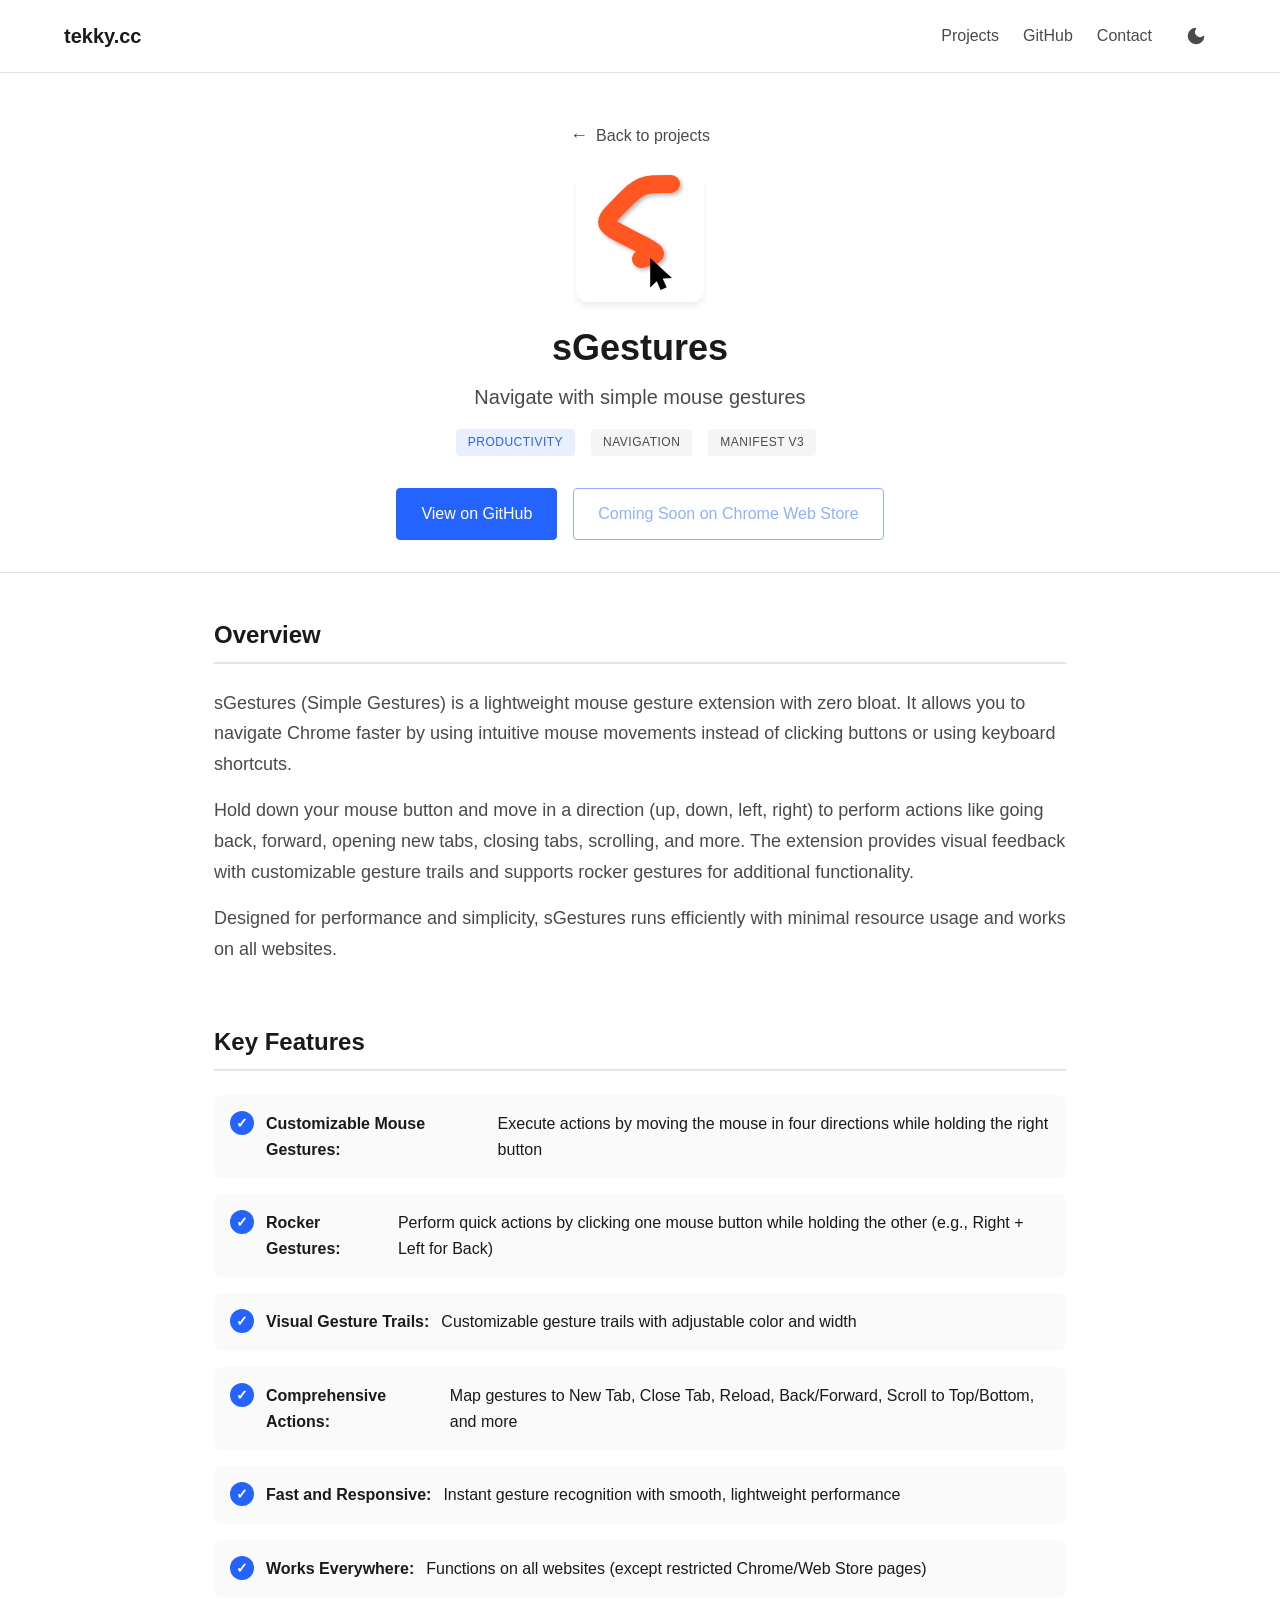
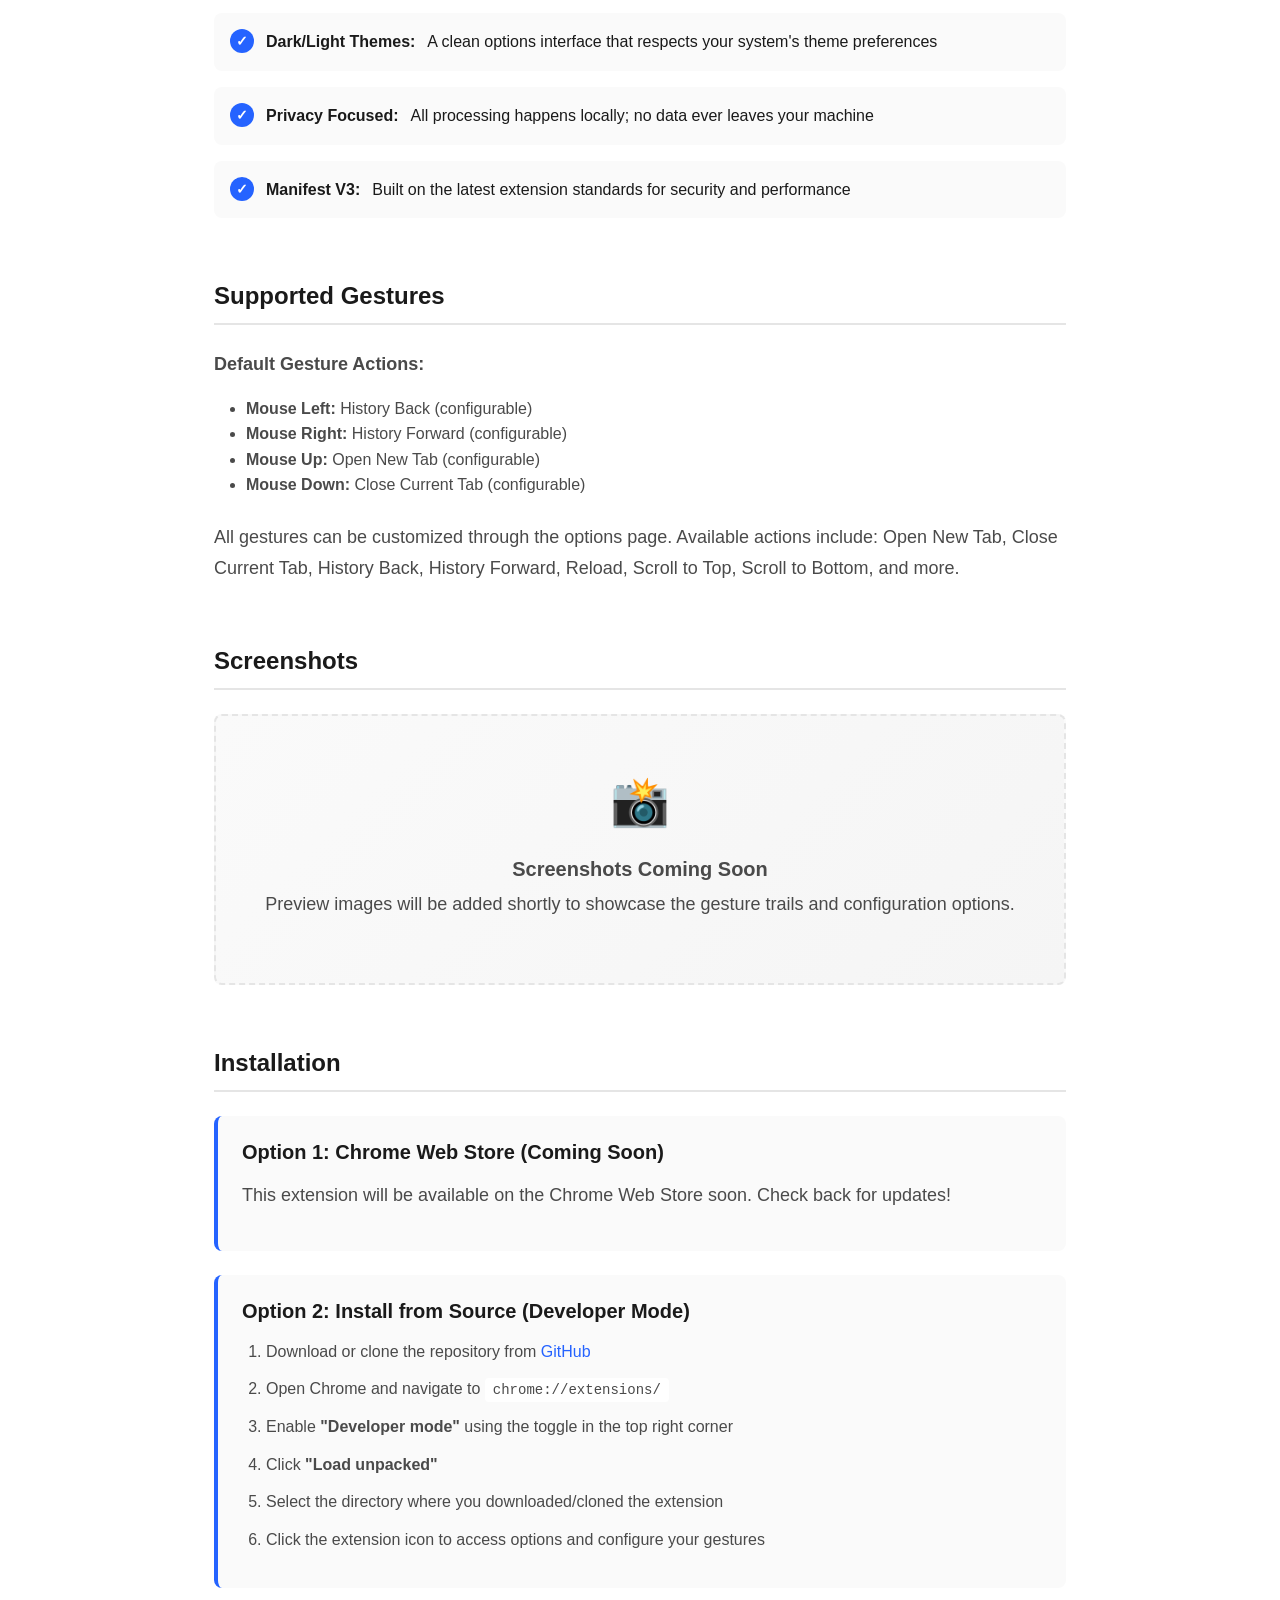
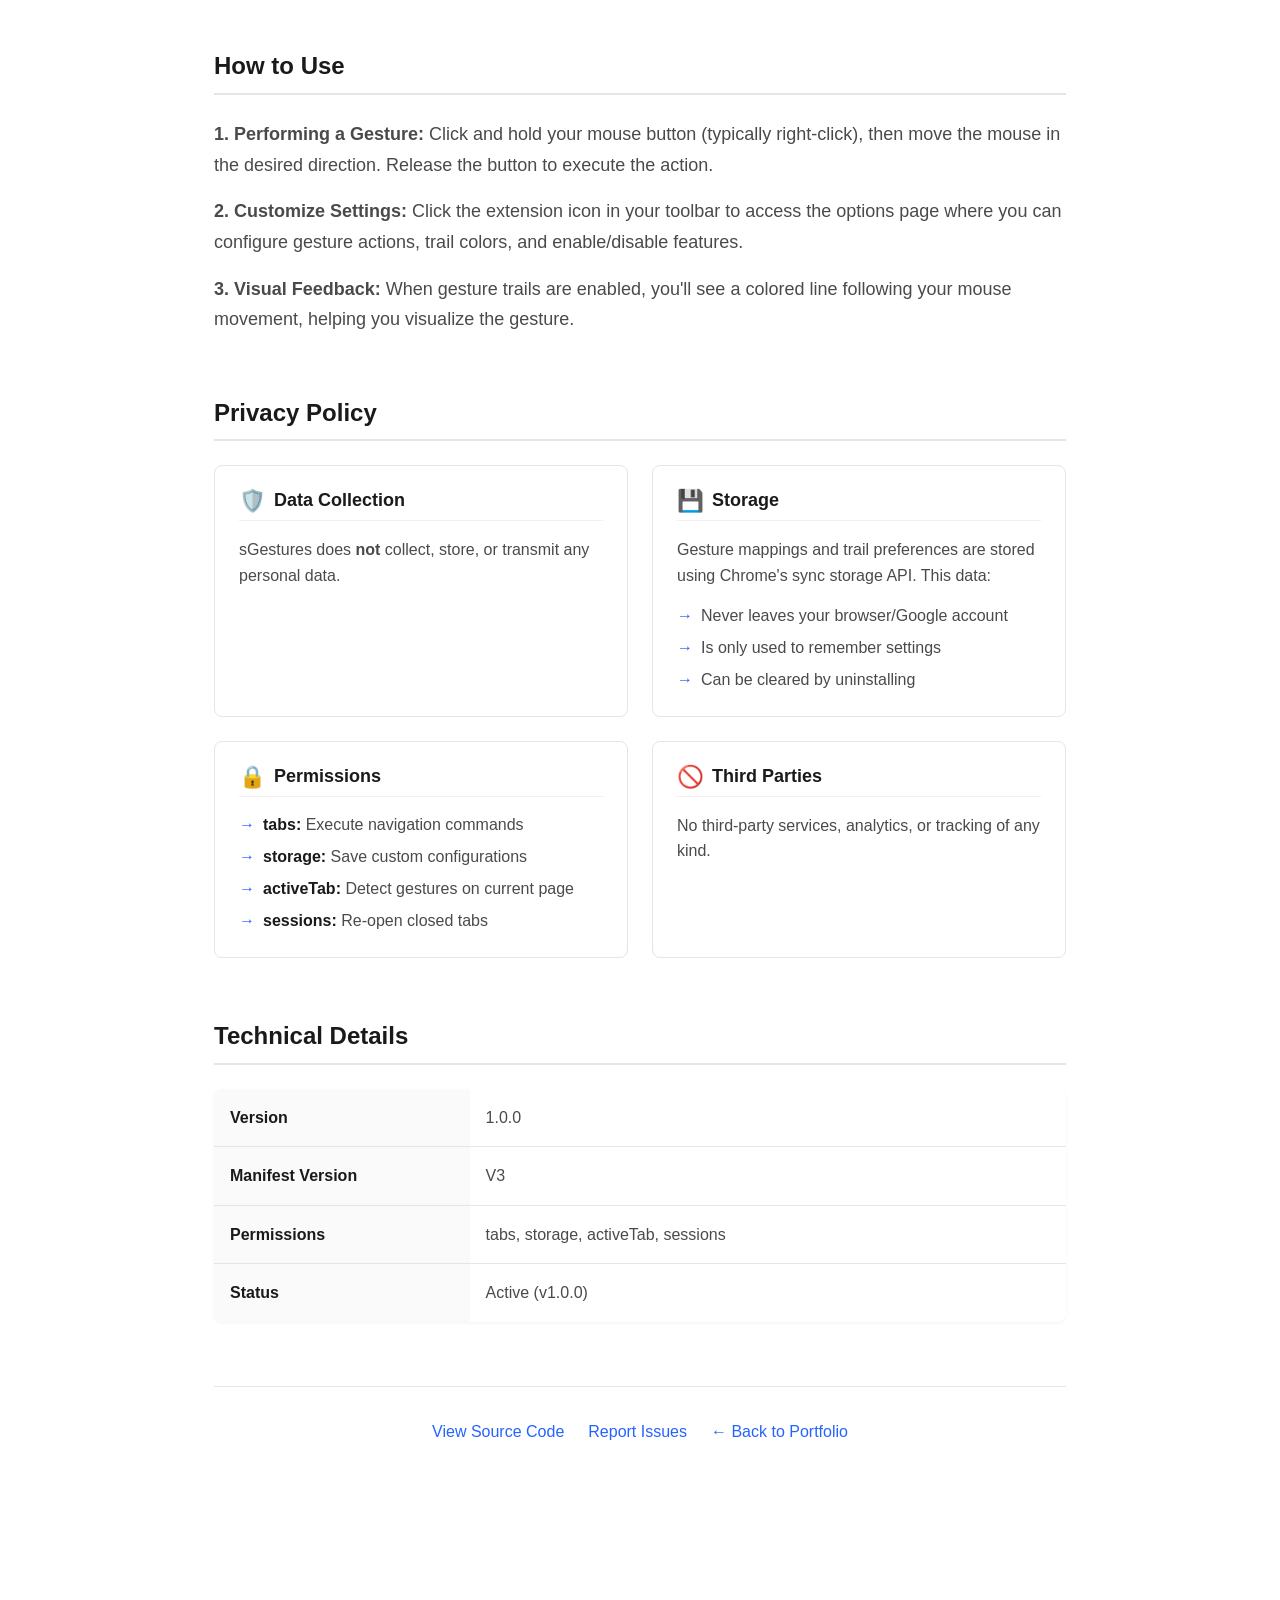
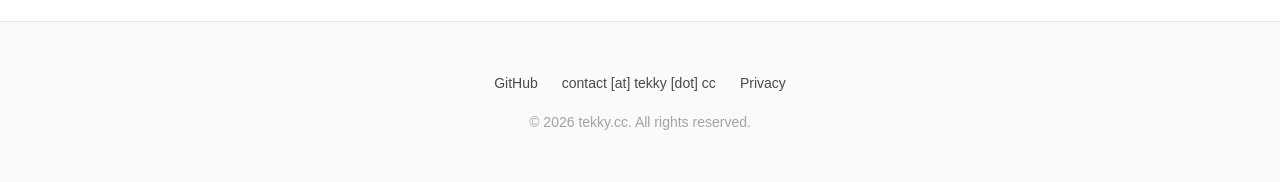
<file: extensions/sgestures.html>
<!DOCTYPE html>
<html lang="en">

<head>
  <meta charset="UTF-8">
  <meta name="viewport" content="width=device-width, initial-scale=1.0">
  <meta http-equiv="Content-Security-Policy"
    content="default-src 'self'; script-src 'self' https://static.cloudflareinsights.com; style-src 'self' 'unsafe-inline'; img-src 'self' data: https:; font-src 'self'; connect-src 'self' https://cloudflareinsights.com; frame-ancestors 'none'; base-uri 'self'; form-action 'self';">

  <title>sGestures - Chrome Extension | tekky.cc</title>
  <meta name="description"
    content="Navigate Chrome with intuitive mouse gestures for faster browsing. Simple, lightweight, and customizable mouse gesture extension.">

  <link rel="icon" type="image/png" sizes="32x32" href="../assets/images/favicon-32x32.png">
  <link rel="apple-touch-icon" sizes="180x180" href="../assets/images/apple-touch-icon.png">
  <link rel="stylesheet" href="../assets/css/main.css">
  <link rel="stylesheet" href="../assets/css/extension.css">
  <link rel="canonical" href="https://tekky.cc/extensions/sgestures.html">
</head>

<body>

  <nav class="nav">
    <div class="nav-container">
      <a href="../" class="nav-brand">tekky.cc</a>
      <button class="nav-toggle" aria-label="Toggle navigation" aria-expanded="false">
        <span class="nav-toggle-icon"></span>
      </button>
      <ul class="nav-links">
        <li><a href="../#projects" class="nav-link">Projects</a></li>
        <li><a href="https://github.com/luisf371" class="nav-link" target="_blank"
            rel="noopener noreferrer">GitHub</a></li>
        <li><a href="../#contact" class="nav-link">Contact</a></li>
        <li>
          <button id="theme-toggle" class="theme-toggle" aria-label="Switch to dark mode">
            <svg class="theme-icon theme-icon-moon" xmlns="http://www.w3.org/2000/svg" viewBox="0 0 24 24">
              <path d="M21 12.79A9 9 0 1 1 11.21 3 7 7 0 0 0 21 12.79z" />
            </svg>
            <svg class="theme-icon theme-icon-sun" xmlns="http://www.w3.org/2000/svg" viewBox="0 0 24 24">
              <circle cx="12" cy="12" r="5" />
              <line x1="12" y1="1" x2="12" y2="3" />
              <line x1="12" y1="21" x2="12" y2="23" />
              <line x1="4.22" y1="4.22" x2="5.64" y2="5.64" />
              <line x1="18.36" y1="18.36" x2="19.78" y2="19.78" />
              <line x1="1" y1="12" x2="3" y2="12" />
              <line x1="21" y1="12" x2="23" y2="12" />
              <line x1="4.22" y1="19.78" x2="5.64" y2="18.36" />
              <line x1="18.36" y1="5.64" x2="19.78" y2="4.22" />
            </svg>
          </button>
        </li>
      </ul>
    </div>
  </nav>

  <header class="extension-header">
    <div class="container">
      <a href="../#projects" class="back-link">Back to projects</a>

      <div class="extension-header-content">
        <img src="../assets/images/icons/sgestures.png" alt="sGestures icon" class="extension-header-icon">

        <div class="extension-header-info">
          <h1 class="extension-title">sGestures</h1>
          <p class="extension-tagline">Navigate with simple mouse gestures</p>

          <div class="extension-meta">
            <span class="tag tag-primary">Productivity</span>
            <span class="tag">Navigation</span>
            <span class="tag">Manifest V3</span>
          </div>

          <div class="extension-actions">
            <a href="https://github.com/luisf371/sGestures" class="btn btn-primary" target="_blank"
              rel="noopener noreferrer">View on GitHub</a>
            <button class="btn btn-secondary" disabled>Coming Soon on Chrome Web Store</button>
          </div>
        </div>
      </div>
    </div>
  </header>

  <main class="extension-content">

    <section class="content-section">
      <h2 class="section-heading">Overview</h2>
      <p>
        sGestures (Simple Gestures) is a lightweight mouse gesture extension with zero bloat. It allows you to navigate
        Chrome faster by using intuitive mouse movements instead of clicking buttons or using keyboard shortcuts.
      </p>
      <p>
        Hold down your mouse button and move in a direction (up, down, left, right) to perform actions like going back,
        forward, opening new tabs, closing tabs, scrolling, and more. The extension provides visual feedback with
        customizable gesture trails and supports rocker gestures for additional functionality.
      </p>
      <p>
        Designed for performance and simplicity, sGestures runs efficiently with minimal resource usage and works on all
        websites.
      </p>
    </section>

    <section class="content-section">
      <h2 class="section-heading">Key Features</h2>
      <ul class="features-list">
        <li><strong>Customizable Mouse Gestures:</strong> Execute actions by moving the mouse in four directions while
          holding the right button</li>
        <li><strong>Rocker Gestures:</strong> Perform quick actions by clicking one mouse button while holding the other
          (e.g., Right + Left for Back)</li>
        <li><strong>Visual Gesture Trails:</strong> Customizable gesture trails with adjustable color and width</li>
        <li><strong>Comprehensive Actions:</strong> Map gestures to New Tab, Close Tab, Reload, Back/Forward, Scroll to
          Top/Bottom, and more</li>
        <li><strong>Fast and Responsive:</strong> Instant gesture recognition with smooth, lightweight performance</li>
        <li><strong>Works Everywhere:</strong> Functions on all websites (except restricted Chrome/Web Store pages)</li>
        <li><strong>Dark/Light Themes:</strong> A clean options interface that respects your system's theme preferences
        </li>
        <li><strong>Privacy Focused:</strong> All processing happens locally; no data ever leaves your machine</li>
        <li><strong>Manifest V3:</strong> Built on the latest extension standards for security and performance</li>
      </ul>
    </section>

    <section class="content-section">
      <h2 class="section-heading">Supported Gestures</h2>
      <p>
        <strong>Default Gesture Actions:</strong>
      </p>
      <ul style="margin-left: 2rem; color: var(--text-secondary);">
        <li><strong>Mouse Left:</strong> History Back (configurable)</li>
        <li><strong>Mouse Right:</strong> History Forward (configurable)</li>
        <li><strong>Mouse Up:</strong> Open New Tab (configurable)</li>
        <li><strong>Mouse Down:</strong> Close Current Tab (configurable)</li>
      </ul>
      <p style="margin-top: 1.5rem;">
        All gestures can be customized through the options page. Available actions include: Open New Tab, Close Current
        Tab, History Back, History Forward, Reload, Scroll to Top, Scroll to Bottom, and more.
      </p>
    </section>

    <section class="content-section">
      <h2 class="section-heading">Screenshots</h2>
      <div class="screenshot-placeholder">
        <div class="screenshot-placeholder-icon">📸</div>
        <h3 class="screenshot-placeholder-title">Screenshots Coming Soon</h3>
        <p class="screenshot-placeholder-text">
          Preview images will be added shortly to showcase the gesture trails and configuration options.
        </p>
      </div>
    </section>

    <section class="content-section">
      <h2 class="section-heading">Installation</h2>

      <div class="installation-methods">
        <div class="installation-method">
          <h3>Option 1: Chrome Web Store (Coming Soon)</h3>
          <p>This extension will be available on the Chrome Web Store soon. Check back for updates!</p>
        </div>

        <div class="installation-method">
          <h3>Option 2: Install from Source (Developer Mode)</h3>
          <ol>
            <li>Download or clone the repository from <a href="https://github.com/luisf371/sGestures"
                target="_blank" rel="noopener noreferrer">GitHub</a></li>
            <li>Open Chrome and navigate to <code>chrome://extensions/</code></li>
            <li>Enable <strong>"Developer mode"</strong> using the toggle in the top right corner</li>
            <li>Click <strong>"Load unpacked"</strong></li>
            <li>Select the directory where you downloaded/cloned the extension</li>
            <li>Click the extension icon to access options and configure your gestures</li>
          </ol>
        </div>
      </div>
    </section>

    <section class="content-section">
      <h2 class="section-heading">How to Use</h2>
      <p>
        <strong>1. Performing a Gesture:</strong> Click and hold your mouse button (typically right-click), then move
        the mouse in the desired direction. Release the button to execute the action.
      </p>
      <p>
        <strong>2. Customize Settings:</strong> Click the extension icon in your toolbar to access the options page
        where you can configure gesture actions, trail colors, and enable/disable features.
      </p>
      <p>
        <strong>3. Visual Feedback:</strong> When gesture trails are enabled, you'll see a colored line following your
        mouse movement, helping you visualize the gesture.
      </p>
    </section>

    <section class="content-section" id="privacy-policy">
      <h2 class="section-heading">Privacy Policy</h2>
      <div class="privacy-grid">
        <div class="privacy-card">
          <h3><span class="privacy-icon">🛡️</span> Data Collection</h3>
          <p>sGestures does <strong>not</strong> collect, store, or transmit any personal data.</p>
        </div>

        <div class="privacy-card">
          <h3><span class="privacy-icon">💾</span> Storage</h3>
          <p>
            Gesture mappings and trail preferences are stored using Chrome's sync storage API. This data:
          </p>
          <ul>
            <li>Never leaves your browser/Google account</li>
            <li>Is only used to remember settings</li>
            <li>Can be cleared by uninstalling</li>
          </ul>
        </div>

        <div class="privacy-card">
          <h3><span class="privacy-icon">🔒</span> Permissions</h3>
          <ul>
            <li><strong>tabs:</strong> Execute navigation commands</li>
            <li><strong>storage:</strong> Save custom configurations</li>
            <li><strong>activeTab:</strong> Detect gestures on current page</li>
            <li><strong>sessions:</strong> Re-open closed tabs</li>
          </ul>
        </div>

        <div class="privacy-card">
          <h3><span class="privacy-icon">🚫</span> Third Parties</h3>
          <p>No third-party services, analytics, or tracking of any kind.</p>
        </div>
      </div>
    </section>

    <section class="content-section">
      <h2 class="section-heading">Technical Details</h2>
      <table class="technical-table">
        <tr>
          <td>Version</td>
          <td>1.0.0</td>
        </tr>
        <tr>
          <td>Manifest Version</td>
          <td>V3</td>
        </tr>
        <tr>
          <td>Permissions</td>
          <td>tabs, storage, activeTab, sessions</td>
        </tr>
        <tr>
          <td>Status</td>
          <td>Active (v1.0.0)</td>
        </tr>
      </table>
    </section>

    <footer class="extension-footer">
      <a href="https://github.com/luisf371/sGestures" target="_blank" rel="noopener noreferrer">View Source
        Code</a>
      <a href="https://github.com/luisf371/sGestures/issues" target="_blank" rel="noopener noreferrer">Report
        Issues</a>
      <a href="../">← Back to Portfolio</a>
    </footer>

  </main>

  <footer class="footer">
    <div class="container">
      <div class="footer-content">
        <ul class="footer-links">
          <li><a href="https://github.com/luisf371" class="footer-link" target="_blank"
              rel="noopener noreferrer">GitHub</a></li>
          <li><button class="footer-link" id="email-link" type="button">contact [at] tekky [dot] cc</button></li>
          <li><a href="#privacy-policy" class="footer-link">Privacy</a></li>
        </ul>
        <p class="footer-copyright">&copy; 2026 tekky.cc. All rights reserved.</p>
      </div>
    </div>
  </footer>

  <script src="../assets/js/main.js"></script>

</body>

</html>
</file>
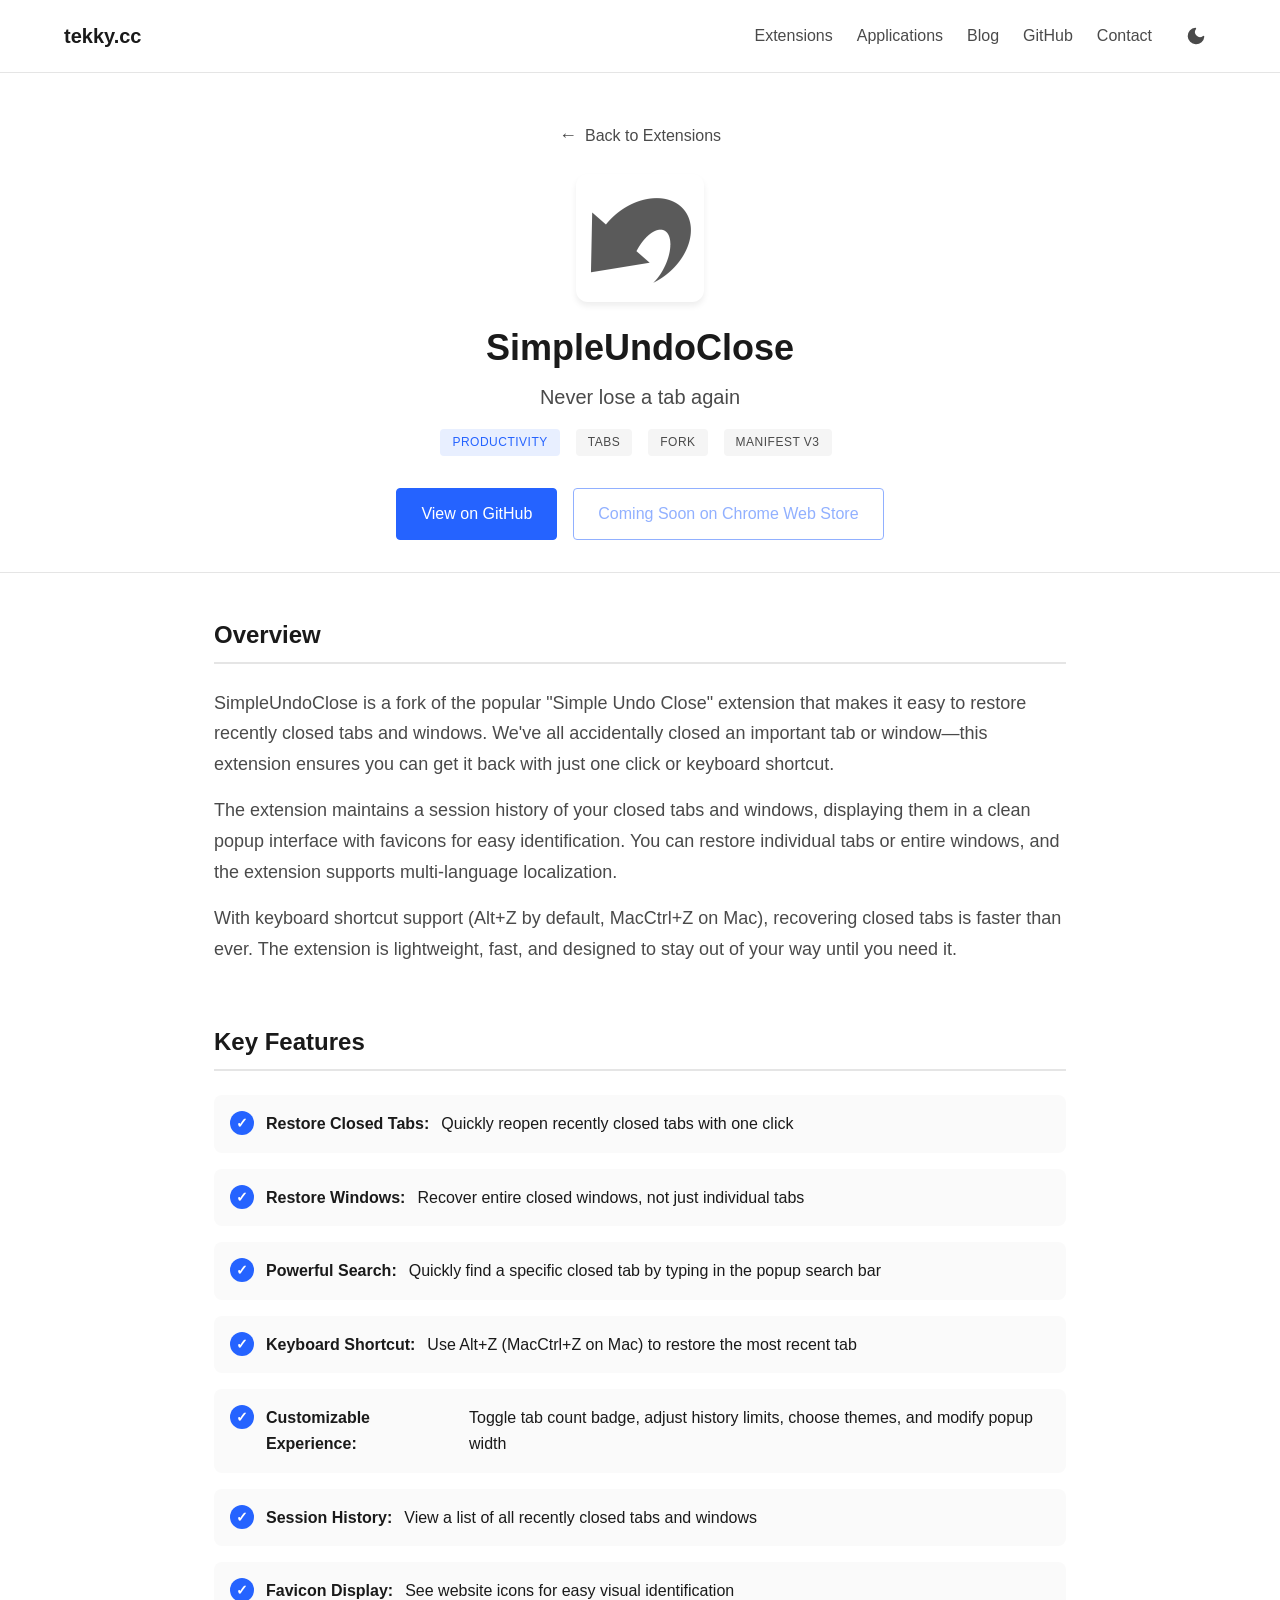
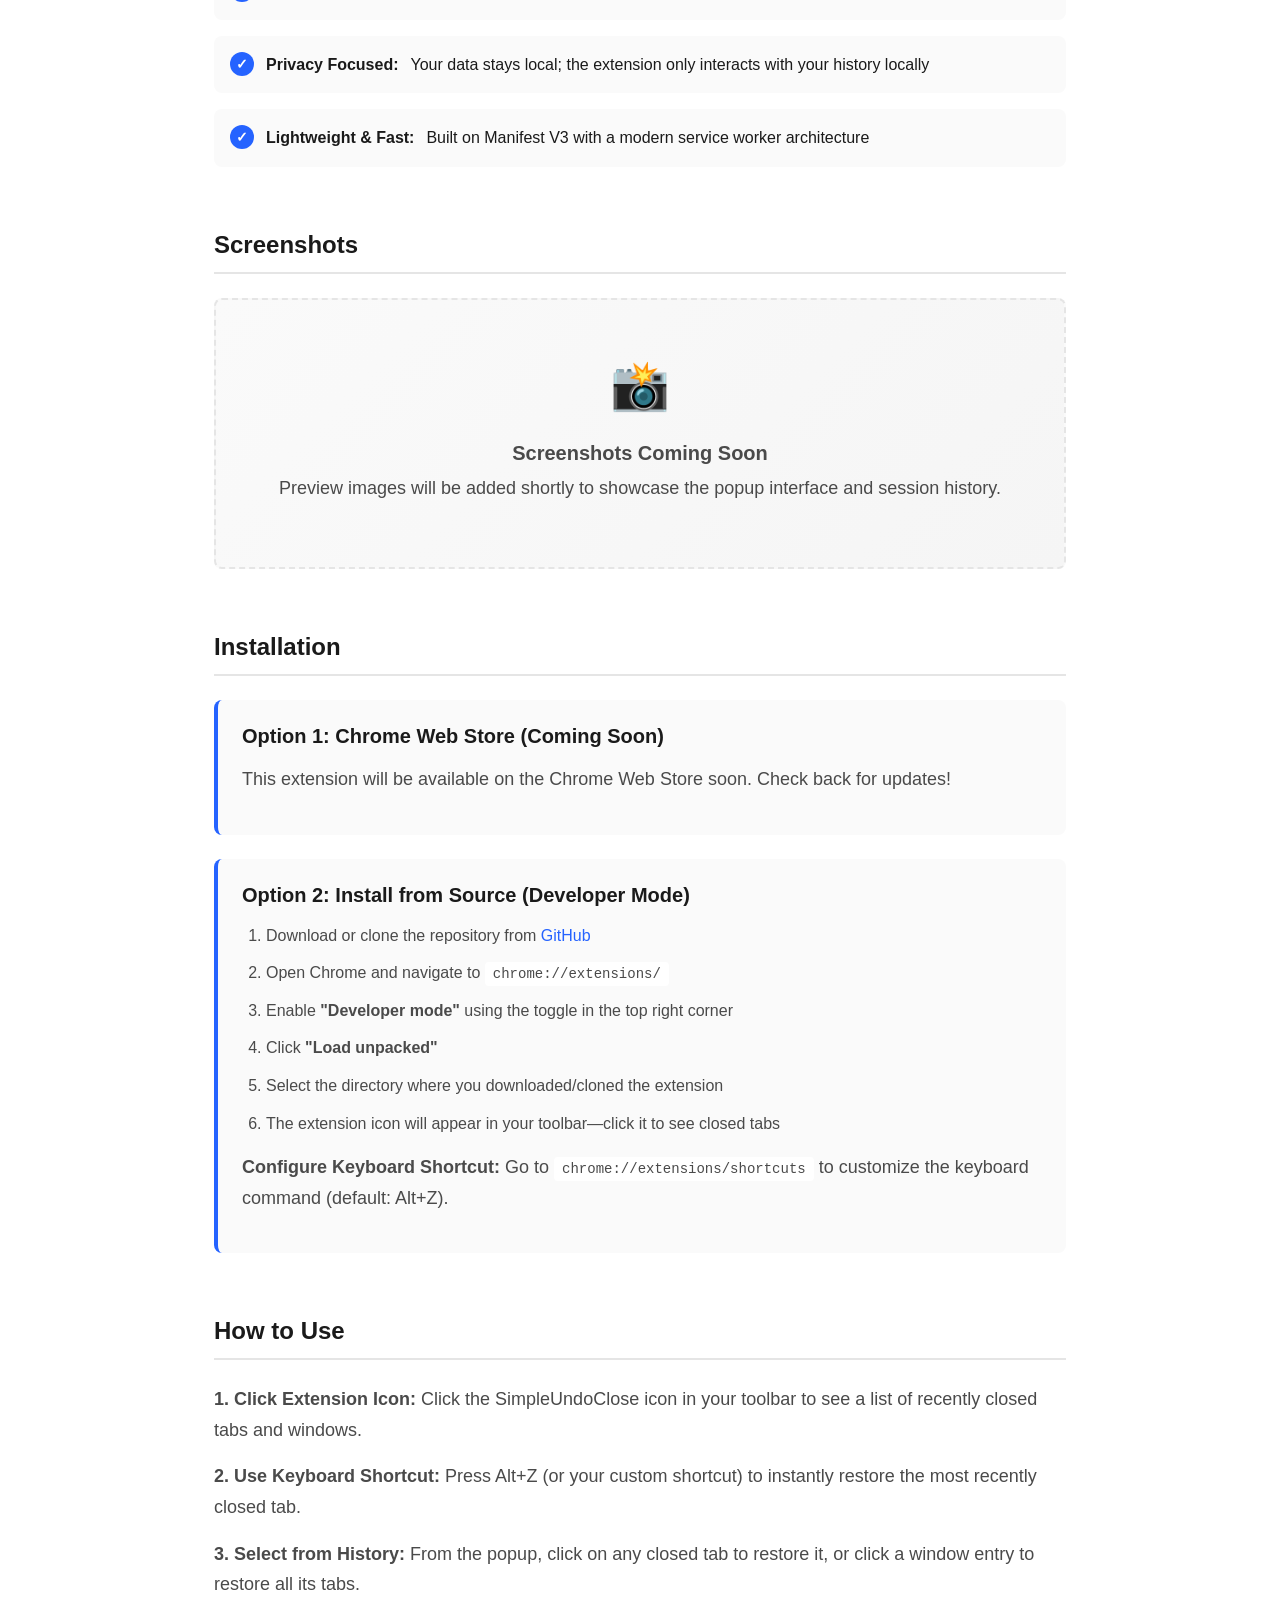
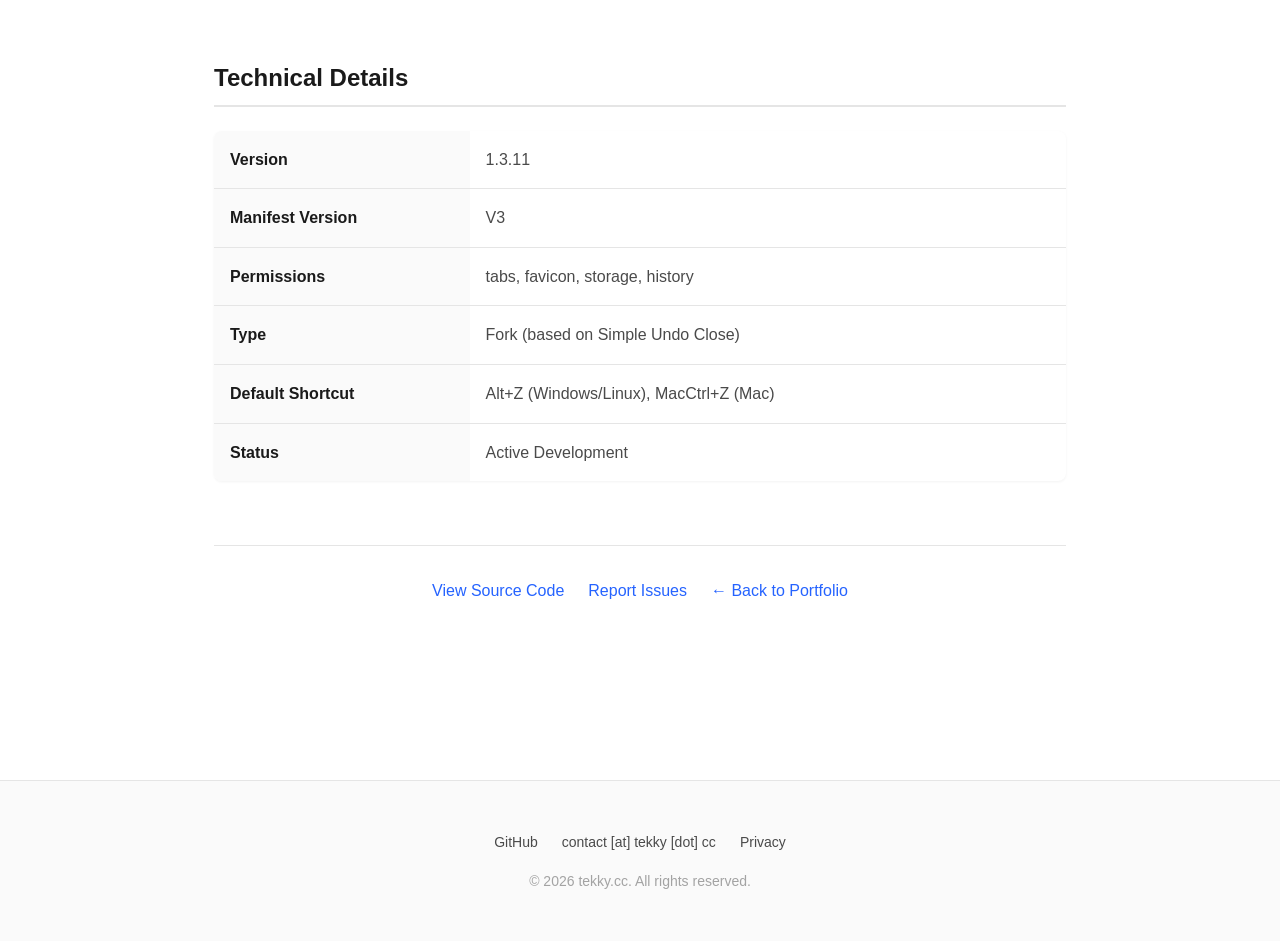
<file: extensions/simpleundoclose.html>
<!DOCTYPE html>
<html lang="en">

<head>
  <meta charset="UTF-8">
  <meta name="viewport" content="width=device-width, initial-scale=1.0">
  <meta http-equiv="Content-Security-Policy"
    content="default-src 'self'; script-src 'self' https://static.cloudflareinsights.com; style-src 'self' 'unsafe-inline'; img-src 'self' data: https:; font-src 'self'; connect-src 'self' https://cloudflareinsights.com; frame-ancestors 'none'; base-uri 'self'; form-action 'self';">

  <title>SimpleUndoClose - Chrome Extension | tekky.cc</title>
  <meta name="description"
    content="Quickly restore recently closed tabs and windows with keyboard shortcuts. Never lose an important tab again.">

  <link rel="icon" type="image/x-icon" href="../assets/images/favicon.ico">
  <link rel="stylesheet" href="../assets/css/main.css">
  <link rel="stylesheet" href="../assets/css/extension.css">
  <link rel="canonical" href="https://tekky.cc/extensions/simpleundoclose.html">
</head>

<body>

  <nav class="nav">
    <div class="nav-container">
      <a href="../" class="nav-brand">tekky.cc</a>
      <button class="nav-toggle" aria-label="Toggle navigation" aria-expanded="false">
        <span class="nav-toggle-icon"></span>
      </button>
      <ul class="nav-links">
        <li><a href="../#extensions" class="nav-link">Extensions</a></li>
        <li><a href="../#applications" class="nav-link">Applications</a></li>
        <li><a href="../blog/" class="nav-link">Blog</a></li>
        <li><a href="https://github.com/[YOURUSERNAME]" class="nav-link" target="_blank"
            rel="noopener noreferrer">GitHub</a></li>
        <li><a href="../#contact" class="nav-link">Contact</a></li>
        <li>
          <button id="theme-toggle" class="theme-toggle" aria-label="Switch to dark mode">
            <svg class="theme-icon theme-icon-moon" xmlns="http://www.w3.org/2000/svg" viewBox="0 0 24 24">
              <path d="M21 12.79A9 9 0 1 1 11.21 3 7 7 0 0 0 21 12.79z" />
            </svg>
            <svg class="theme-icon theme-icon-sun" xmlns="http://www.w3.org/2000/svg" viewBox="0 0 24 24">
              <circle cx="12" cy="12" r="5" />
              <line x1="12" y1="1" x2="12" y2="3" />
              <line x1="12" y1="21" x2="12" y2="23" />
              <line x1="4.22" y1="4.22" x2="5.64" y2="5.64" />
              <line x1="18.36" y1="18.36" x2="19.78" y2="19.78" />
              <line x1="1" y1="12" x2="3" y2="12" />
              <line x1="21" y1="12" x2="23" y2="12" />
              <line x1="4.22" y1="19.78" x2="5.64" y2="18.36" />
              <line x1="18.36" y1="5.64" x2="19.78" y2="4.22" />
            </svg>
          </button>
        </li>
      </ul>
    </div>
  </nav>

  <header class="extension-header">
    <div class="container">
      <a href="/" class="back-link">Back to Extensions</a>

      <div class="extension-header-content">
        <img src="../assets/images/icons/simpleundoclose.png" alt="SimpleUndoClose icon" class="extension-header-icon">

        <div class="extension-header-info">
          <h1 class="extension-title">SimpleUndoClose</h1>
          <p class="extension-tagline">Never lose a tab again</p>

          <div class="extension-meta">
            <span class="tag tag-primary">Productivity</span>
            <span class="tag">Tabs</span>
            <span class="tag">Fork</span>
            <span class="tag">Manifest V3</span>
          </div>

          <div class="extension-actions">
            <a href="https://github.com/[YOURUSERNAME]/SimpleUndoClose" class="btn btn-primary" target="_blank"
              rel="noopener noreferrer">View on GitHub</a>
            <button class="btn btn-secondary" disabled>Coming Soon on Chrome Web Store</button>
          </div>
        </div>
      </div>
    </div>
  </header>

  <main class="extension-content">

    <section class="content-section">
      <h2 class="section-heading">Overview</h2>
      <p>
        SimpleUndoClose is a fork of the popular "Simple Undo Close" extension that makes it easy to restore recently
        closed tabs and windows. We've all accidentally closed an important tab or window—this extension ensures you can
        get it back with just one click or keyboard shortcut.
      </p>
      <p>
        The extension maintains a session history of your closed tabs and windows, displaying them in a clean popup
        interface with favicons for easy identification. You can restore individual tabs or entire windows, and the
        extension supports multi-language localization.
      </p>
      <p>
        With keyboard shortcut support (Alt+Z by default, MacCtrl+Z on Mac), recovering closed tabs is faster than ever.
        The extension is lightweight, fast, and designed to stay out of your way until you need it.
      </p>
    </section>

    <section class="content-section">
      <h2 class="section-heading">Key Features</h2>
      <ul class="features-list">
        <li><strong>Restore Closed Tabs:</strong> Quickly reopen recently closed tabs with one click</li>
        <li><strong>Restore Windows:</strong> Recover entire closed windows, not just individual tabs</li>
        <li><strong>Powerful Search:</strong> Quickly find a specific closed tab by typing in the popup search bar</li>
        <li><strong>Keyboard Shortcut:</strong> Use Alt+Z (MacCtrl+Z on Mac) to restore the most recent tab</li>
        <li><strong>Customizable Experience:</strong> Toggle tab count badge, adjust history limits, choose themes, and
          modify popup width</li>
        <li><strong>Session History:</strong> View a list of all recently closed tabs and windows</li>
        <li><strong>Favicon Display:</strong> See website icons for easy visual identification</li>
        <li><strong>Privacy Focused:</strong> Your data stays local; the extension only interacts with your history
          locally</li>
        <li><strong>Lightweight & Fast:</strong> Built on Manifest V3 with a modern service worker architecture</li>
      </ul>
    </section>

    <section class="content-section">
      <h2 class="section-heading">Screenshots</h2>
      <div class="screenshot-placeholder">
        <div class="screenshot-placeholder-icon">📸</div>
        <h3 class="screenshot-placeholder-title">Screenshots Coming Soon</h3>
        <p class="screenshot-placeholder-text">
          Preview images will be added shortly to showcase the popup interface and session history.
        </p>
      </div>
    </section>

    <section class="content-section">
      <h2 class="section-heading">Installation</h2>

      <div class="installation-methods">
        <div class="installation-method">
          <h3>Option 1: Chrome Web Store (Coming Soon)</h3>
          <p>This extension will be available on the Chrome Web Store soon. Check back for updates!</p>
        </div>

        <div class="installation-method">
          <h3>Option 2: Install from Source (Developer Mode)</h3>
          <ol>
            <li>Download or clone the repository from <a href="https://github.com/[YOURUSERNAME]/SimpleUndoClose"
                target="_blank" rel="noopener noreferrer">GitHub</a></li>
            <li>Open Chrome and navigate to <code>chrome://extensions/</code></li>
            <li>Enable <strong>"Developer mode"</strong> using the toggle in the top right corner</li>
            <li>Click <strong>"Load unpacked"</strong></li>
            <li>Select the directory where you downloaded/cloned the extension</li>
            <li>The extension icon will appear in your toolbar—click it to see closed tabs</li>
          </ol>
          <p style="margin-top: 1rem;">
            <strong>Configure Keyboard Shortcut:</strong> Go to <code>chrome://extensions/shortcuts</code> to customize
            the keyboard command (default: Alt+Z).
          </p>
        </div>
      </div>
    </section>

    <section class="content-section">
      <h2 class="section-heading">How to Use</h2>
      <p>
        <strong>1. Click Extension Icon:</strong> Click the SimpleUndoClose icon in your toolbar to see a list of
        recently closed tabs and windows.
      </p>
      <p>
        <strong>2. Use Keyboard Shortcut:</strong> Press Alt+Z (or your custom shortcut) to instantly restore the most
        recently closed tab.
      </p>
      <p>
        <strong>3. Select from History:</strong> From the popup, click on any closed tab to restore it, or click a
        window entry to restore all its tabs.
      </p>
    </section>

    <section class="content-section">
      <h2 class="section-heading">Technical Details</h2>
      <table class="technical-table">
        <tr>
          <td>Version</td>
          <td>1.3.11</td>
        </tr>
        <tr>
          <td>Manifest Version</td>
          <td>V3</td>
        </tr>
        <tr>
          <td>Permissions</td>
          <td>tabs, favicon, storage, history</td>
        </tr>
        <tr>
          <td>Type</td>
          <td>Fork (based on Simple Undo Close)</td>
        </tr>
        <tr>
          <td>Default Shortcut</td>
          <td>Alt+Z (Windows/Linux), MacCtrl+Z (Mac)</td>
        </tr>
        <tr>
          <td>Status</td>
          <td>Active Development</td>
        </tr>
      </table>
    </section>

    <footer class="extension-footer">
      <a href="https://github.com/[YOURUSERNAME]/SimpleUndoClose" target="_blank" rel="noopener noreferrer">View Source
        Code</a>
      <a href="https://github.com/[YOURUSERNAME]/SimpleUndoClose/issues" target="_blank"
        rel="noopener noreferrer">Report Issues</a>
      <a href="../">← Back to Portfolio</a>
    </footer>

  </main>

  <footer class="footer">
    <div class="container">
      <div class="footer-content">
        <ul class="footer-links">
          <li><a href="https://github.com/[YOURUSERNAME]" class="footer-link" target="_blank"
              rel="noopener noreferrer">GitHub</a></li>
          <li><span class="footer-link" id="email-link">contact [at] tekky [dot] cc</span></li>
          <li><a href="#" class="footer-link">Privacy</a></li>
        </ul>
        <p class="footer-copyright">&copy; 2026 tekky.cc. All rights reserved.</p>
      </div>
    </div>
  </footer>

  <script src="../assets/js/main.js"></script>

</body>

</html>
</file>
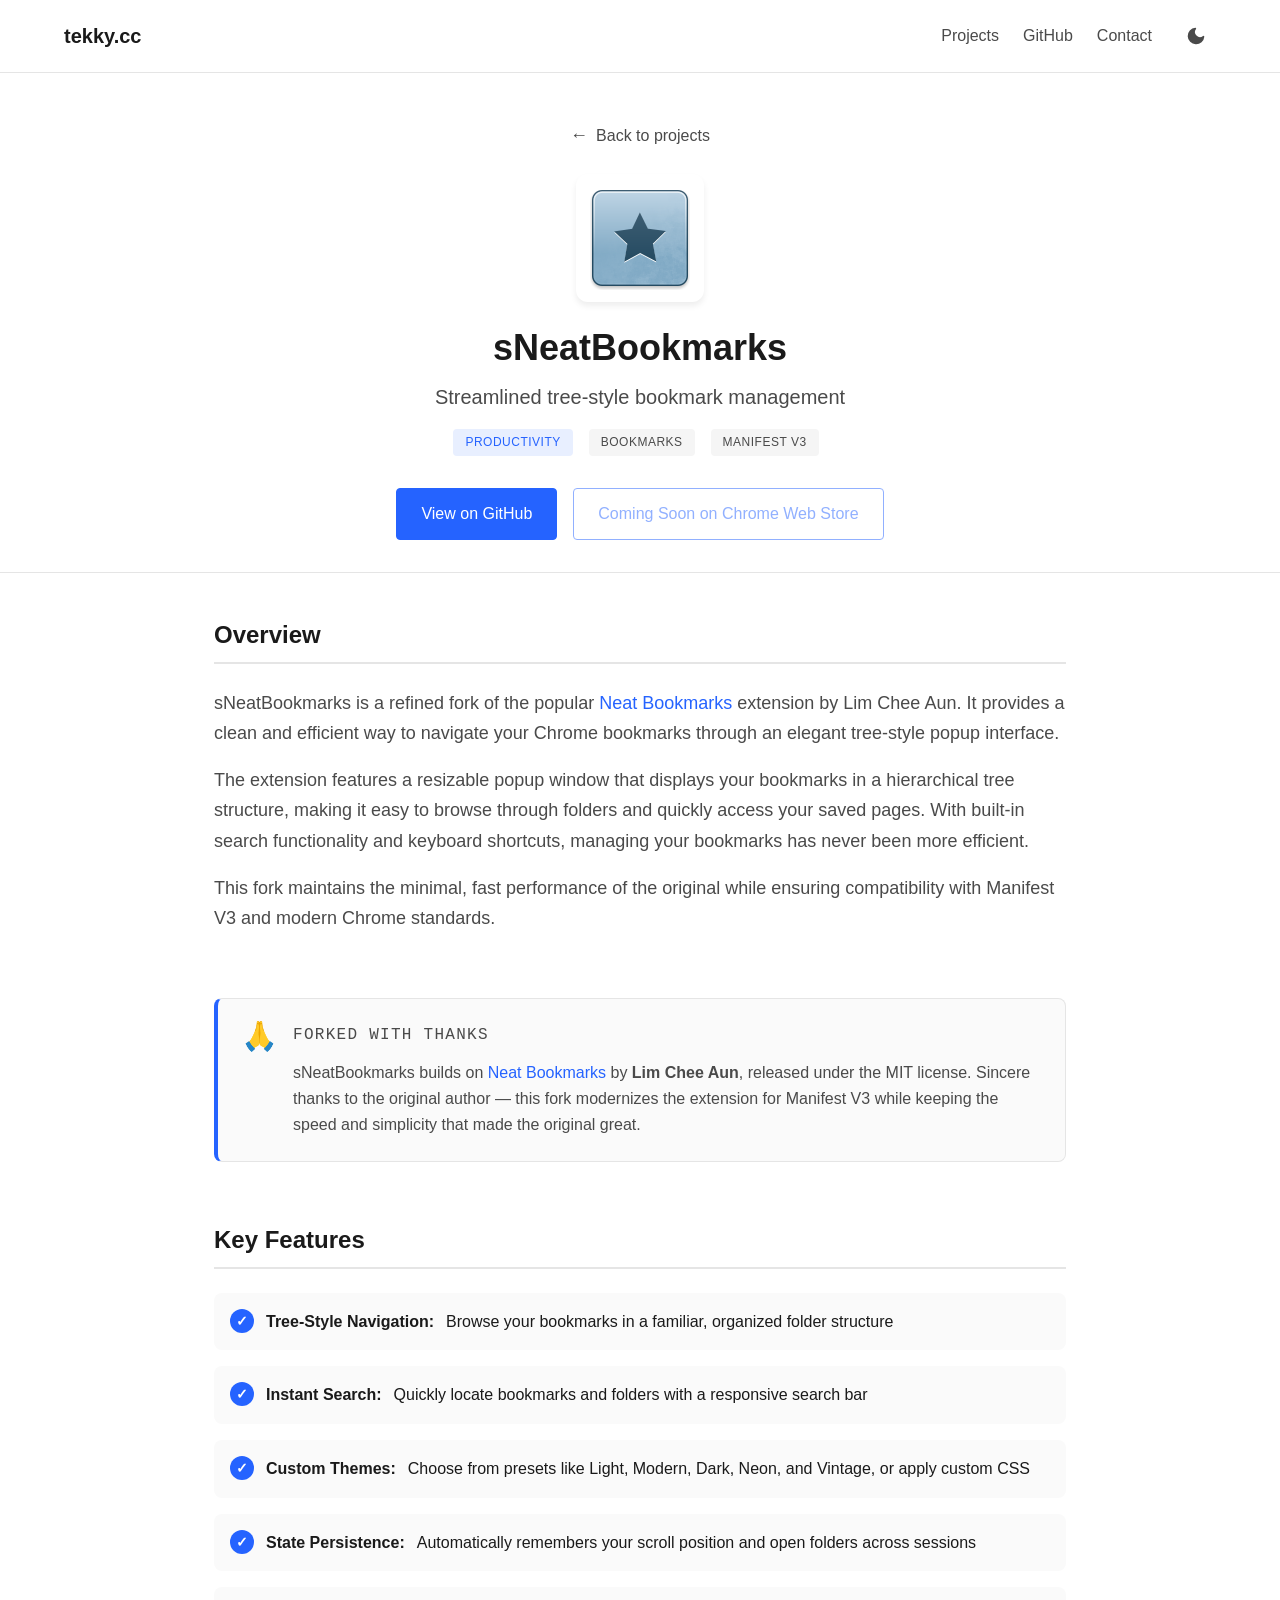
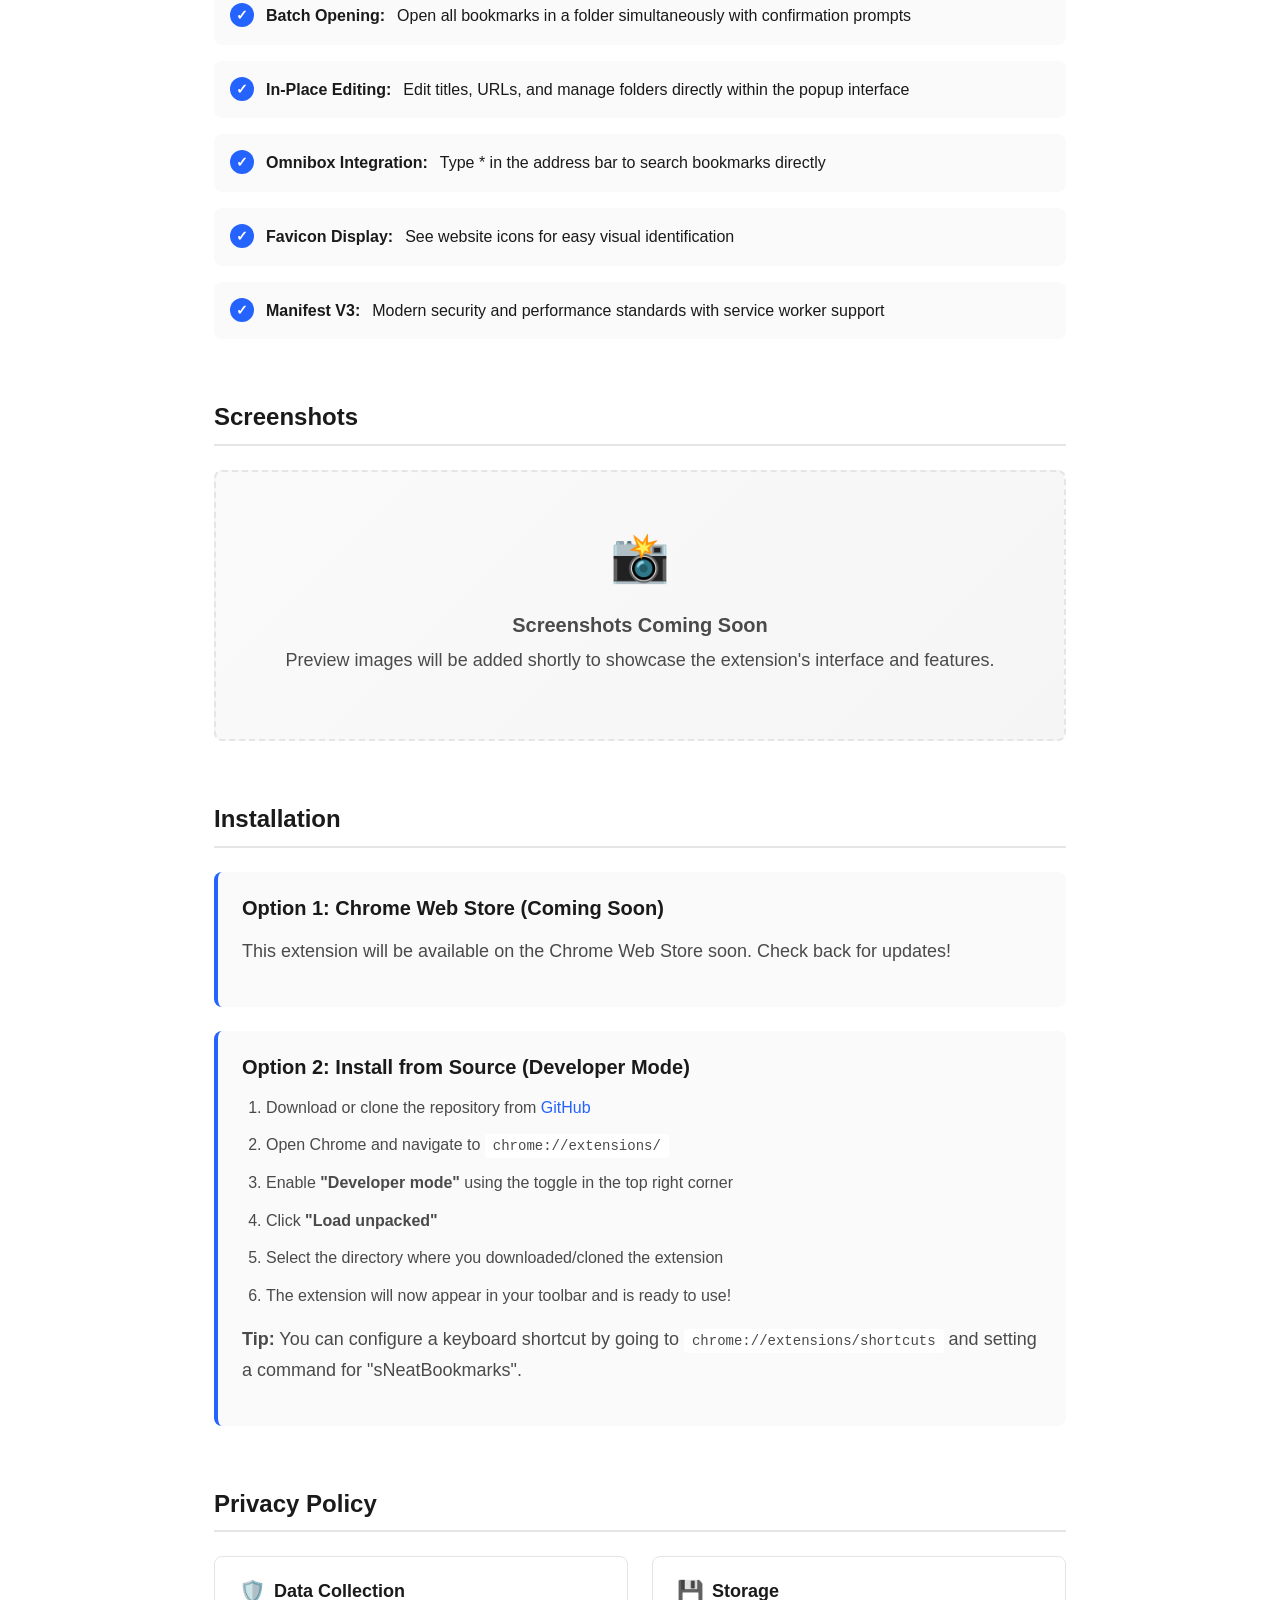
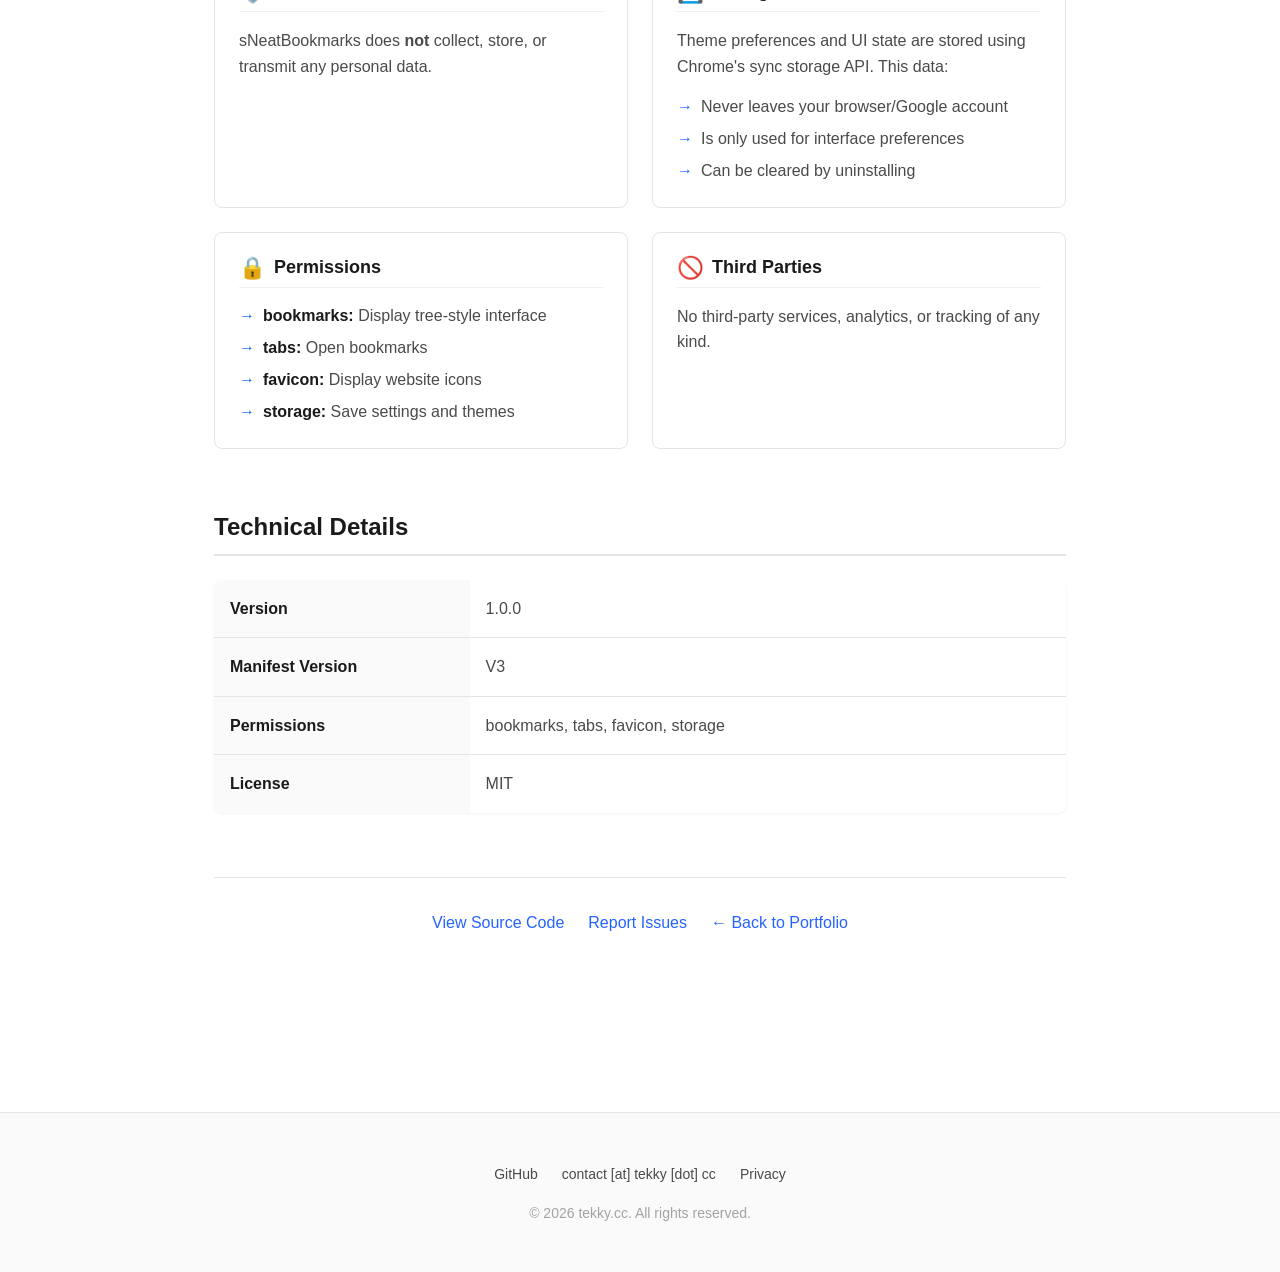
<file: extensions/sneatbookmarks.html>
<!DOCTYPE html>
<html lang="en">

<head>
  <meta charset="UTF-8">
  <meta name="viewport" content="width=device-width, initial-scale=1.0">
  <meta http-equiv="Content-Security-Policy"
    content="default-src 'self'; script-src 'self' https://static.cloudflareinsights.com; style-src 'self' 'unsafe-inline'; img-src 'self' data: https:; font-src 'self'; connect-src 'self' https://cloudflareinsights.com; frame-ancestors 'none'; base-uri 'self'; form-action 'self';">

  <title>sNeatBookmarks - Chrome Extension | tekky.cc</title>
  <meta name="description"
    content="Elegant tree-style bookmark management with a clean popup interface, custom themes, and enhanced user controls. Modernized fork of Neat Bookmarks.">

  <link rel="icon" type="image/png" sizes="32x32" href="../assets/images/favicon-32x32.png">
  <link rel="apple-touch-icon" sizes="180x180" href="../assets/images/apple-touch-icon.png">
  <link rel="stylesheet" href="../assets/css/main.css">
  <link rel="stylesheet" href="../assets/css/extension.css">
  <link rel="canonical" href="https://tekky.cc/extensions/sneatbookmarks.html">
</head>

<body>

  <!-- Navigation -->
  <nav class="nav">
    <div class="nav-container">
      <a href="../" class="nav-brand">tekky.cc</a>
      <button class="nav-toggle" aria-label="Toggle navigation" aria-expanded="false">
        <span class="nav-toggle-icon"></span>
      </button>
      <ul class="nav-links">
        <li><a href="../#projects" class="nav-link">Projects</a></li>
        <li><a href="https://github.com/luisf371" class="nav-link" target="_blank"
            rel="noopener noreferrer">GitHub</a></li>
        <li><a href="../#contact" class="nav-link">Contact</a></li>
        <li>
          <button id="theme-toggle" class="theme-toggle" aria-label="Switch to dark mode">
            <svg class="theme-icon theme-icon-moon" xmlns="http://www.w3.org/2000/svg" viewBox="0 0 24 24">
              <path d="M21 12.79A9 9 0 1 1 11.21 3 7 7 0 0 0 21 12.79z" />
            </svg>
            <svg class="theme-icon theme-icon-sun" xmlns="http://www.w3.org/2000/svg" viewBox="0 0 24 24">
              <circle cx="12" cy="12" r="5" />
              <line x1="12" y1="1" x2="12" y2="3" />
              <line x1="12" y1="21" x2="12" y2="23" />
              <line x1="4.22" y1="4.22" x2="5.64" y2="5.64" />
              <line x1="18.36" y1="18.36" x2="19.78" y2="19.78" />
              <line x1="1" y1="12" x2="3" y2="12" />
              <line x1="21" y1="12" x2="23" y2="12" />
              <line x1="4.22" y1="19.78" x2="5.64" y2="18.36" />
              <line x1="18.36" y1="5.64" x2="19.78" y2="4.22" />
            </svg>
          </button>
        </li>
      </ul>
    </div>
  </nav>

  <!-- Extension Header -->
  <header class="extension-header">
    <div class="container">
      <a href="../#projects" class="back-link">Back to projects</a>

      <div class="extension-header-content">
        <img src="../assets/images/icons/sneatbookmarks.png" alt="sNeatBookmarks icon" class="extension-header-icon">

        <div class="extension-header-info">
          <h1 class="extension-title">sNeatBookmarks</h1>
          <p class="extension-tagline">Streamlined tree-style bookmark management</p>

          <div class="extension-meta">
            <span class="tag tag-primary">Productivity</span>
            <span class="tag">Bookmarks</span>
            <span class="tag">Manifest V3</span>
          </div>

          <div class="extension-actions">
            <a href="https://github.com/luisf371/sNeatBookmarks" class="btn btn-primary" target="_blank"
              rel="noopener noreferrer">View on GitHub</a>
            <button class="btn btn-secondary" disabled>Coming Soon on Chrome Web Store</button>
          </div>
        </div>
      </div>
    </div>
  </header>

  <!-- Extension Content -->
  <main class="extension-content">

    <!-- Overview Section -->
    <section class="content-section">
      <h2 class="section-heading">Overview</h2>
      <p>
        sNeatBookmarks is a refined fork of the popular <a href="https://github.com/cheeaun/neat-bookmarks"
          target="_blank" rel="noopener noreferrer">Neat Bookmarks</a> extension by Lim Chee Aun. It provides a clean
        and efficient way to navigate your Chrome bookmarks through an elegant tree-style popup interface.
      </p>
      <p>
        The extension features a resizable popup window that displays your bookmarks in a hierarchical tree structure,
        making it easy to browse through folders and quickly access your saved pages. With built-in search functionality
        and keyboard shortcuts, managing your bookmarks has never been more efficient.
      </p>
      <p>
        This fork maintains the minimal, fast performance of the original while ensuring compatibility with Manifest V3
        and modern Chrome standards.
      </p>
    </section>

    <!-- Fork Credit -->
    <section class="content-section">
      <div class="fork-credit">
        <span class="fork-credit-icon" aria-hidden="true">🙏</span>
        <div class="fork-credit-body">
          <p class="fork-credit-label">Forked with thanks</p>
          <p>
            sNeatBookmarks builds on <a href="https://github.com/cheeaun/neat-bookmarks" target="_blank"
              rel="noopener noreferrer">Neat Bookmarks</a> by <strong>Lim Chee Aun</strong>, released under the MIT
            license. Sincere thanks to the original author — this fork modernizes the extension for Manifest V3 while
            keeping the speed and simplicity that made the original great.
          </p>
        </div>
      </div>
    </section>

    <!-- Features Section -->
    <section class="content-section">
      <h2 class="section-heading">Key Features</h2>
      <ul class="features-list">
        <li><strong>Tree-Style Navigation:</strong> Browse your bookmarks in a familiar, organized folder structure</li>
        <li><strong>Instant Search:</strong> Quickly locate bookmarks and folders with a responsive search bar</li>
        <li><strong>Custom Themes:</strong> Choose from presets like Light, Modern, Dark, Neon, and Vintage, or apply
          custom CSS</li>
        <li><strong>State Persistence:</strong> Automatically remembers your scroll position and open folders across
          sessions</li>
        <li><strong>Batch Opening:</strong> Open all bookmarks in a folder simultaneously with confirmation prompts</li>
        <li><strong>In-Place Editing:</strong> Edit titles, URLs, and manage folders directly within the popup interface
        </li>
        <li><strong>Omnibox Integration:</strong> Type * in the address bar to search bookmarks directly</li>
        <li><strong>Favicon Display:</strong> See website icons for easy visual identification</li>
        <li><strong>Manifest V3:</strong> Modern security and performance standards with service worker support</li>
      </ul>
    </section>

    <!-- Screenshots Section -->
    <section class="content-section">
      <h2 class="section-heading">Screenshots</h2>
      <div class="screenshot-placeholder">
        <div class="screenshot-placeholder-icon">📸</div>
        <h3 class="screenshot-placeholder-title">Screenshots Coming Soon</h3>
        <p class="screenshot-placeholder-text">
          Preview images will be added shortly to showcase the extension's interface and features.
        </p>
      </div>
    </section>

    <!-- Installation Section -->
    <section class="content-section">
      <h2 class="section-heading">Installation</h2>

      <div class="installation-methods">
        <div class="installation-method">
          <h3>Option 1: Chrome Web Store (Coming Soon)</h3>
          <p>This extension will be available on the Chrome Web Store soon. Check back for updates!</p>
        </div>

        <div class="installation-method">
          <h3>Option 2: Install from Source (Developer Mode)</h3>
          <ol>
            <li>Download or clone the repository from <a href="https://github.com/luisf371/sNeatBookmarks"
                target="_blank" rel="noopener noreferrer">GitHub</a></li>
            <li>Open Chrome and navigate to <code>chrome://extensions/</code></li>
            <li>Enable <strong>"Developer mode"</strong> using the toggle in the top right corner</li>
            <li>Click <strong>"Load unpacked"</strong></li>
            <li>Select the directory where you downloaded/cloned the extension</li>
            <li>The extension will now appear in your toolbar and is ready to use!</li>
          </ol>
          <p style="margin-top: 1rem;">
            <strong>Tip:</strong> You can configure a keyboard shortcut by going to
            <code>chrome://extensions/shortcuts</code> and setting a command for "sNeatBookmarks".
          </p>
        </div>
      </div>
    </section>

    <section class="content-section" id="privacy-policy">
      <h2 class="section-heading">Privacy Policy</h2>
      <div class="privacy-grid">
        <div class="privacy-card">
          <h3><span class="privacy-icon">🛡️</span> Data Collection</h3>
          <p>sNeatBookmarks does <strong>not</strong> collect, store, or transmit any personal data.</p>
        </div>

        <div class="privacy-card">
          <h3><span class="privacy-icon">💾</span> Storage</h3>
          <p>
            Theme preferences and UI state are stored using Chrome's sync storage API. This data:
          </p>
          <ul>
            <li>Never leaves your browser/Google account</li>
            <li>Is only used for interface preferences</li>
            <li>Can be cleared by uninstalling</li>
          </ul>
        </div>

        <div class="privacy-card">
          <h3><span class="privacy-icon">🔒</span> Permissions</h3>
          <ul>
            <li><strong>bookmarks:</strong> Display tree-style interface</li>
            <li><strong>tabs:</strong> Open bookmarks</li>
            <li><strong>favicon:</strong> Display website icons</li>
            <li><strong>storage:</strong> Save settings and themes</li>
          </ul>
        </div>

        <div class="privacy-card">
          <h3><span class="privacy-icon">🚫</span> Third Parties</h3>
          <p>No third-party services, analytics, or tracking of any kind.</p>
        </div>
      </div>
    </section>

    <!-- Technical Details Section -->
    <section class="content-section">
      <h2 class="section-heading">Technical Details</h2>
      <table class="technical-table">
        <tr>
          <td>Version</td>
          <td>1.0.0</td>
        </tr>
        <tr>
          <td>Manifest Version</td>
          <td>V3</td>
        </tr>
        <tr>
          <td>Permissions</td>
          <td>bookmarks, tabs, favicon, storage</td>
        </tr>
        <tr>
          <td>License</td>
          <td>MIT</td>
        </tr>
      </table>
    </section>

    <!-- Links Footer -->
    <footer class="extension-footer">
      <a href="https://github.com/luisf371/sNeatBookmarks" target="_blank" rel="noopener noreferrer">View Source
        Code</a>
      <a href="https://github.com/luisf371/sNeatBookmarks/issues" target="_blank" rel="noopener noreferrer">Report
        Issues</a>
      <a href="../">← Back to Portfolio</a>
    </footer>

  </main>

  <!-- Footer -->
  <footer class="footer">
    <div class="container">
      <div class="footer-content">
        <ul class="footer-links">
          <li><a href="https://github.com/luisf371" class="footer-link" target="_blank"
              rel="noopener noreferrer">GitHub</a></li>
          <li><button class="footer-link" id="email-link" type="button">contact [at] tekky [dot] cc</button></li>
          <li><a href="#privacy-policy" class="footer-link">Privacy</a></li>
        </ul>
        <p class="footer-copyright">&copy; 2026 tekky.cc. All rights reserved.</p>
      </div>
    </div>
  </footer>

  <script src="../assets/js/main.js"></script>

</body>

</html>
</file>
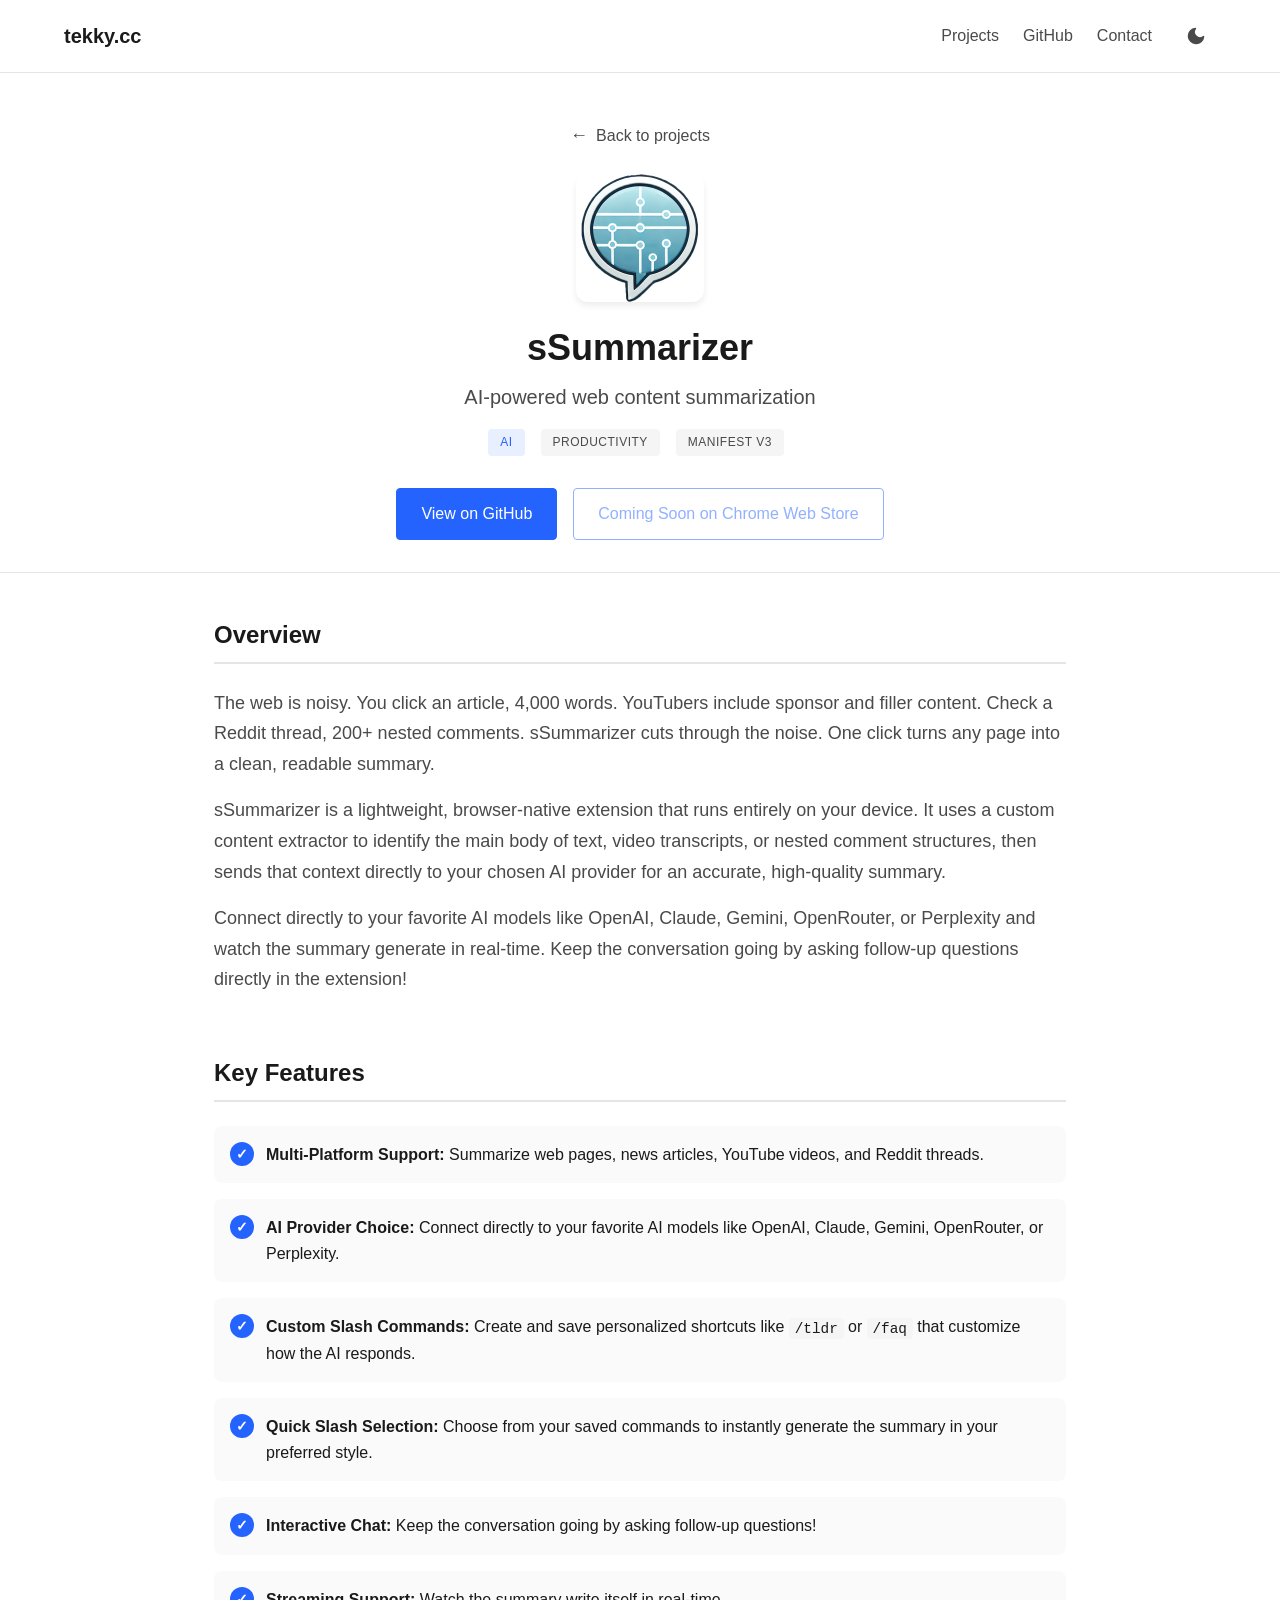
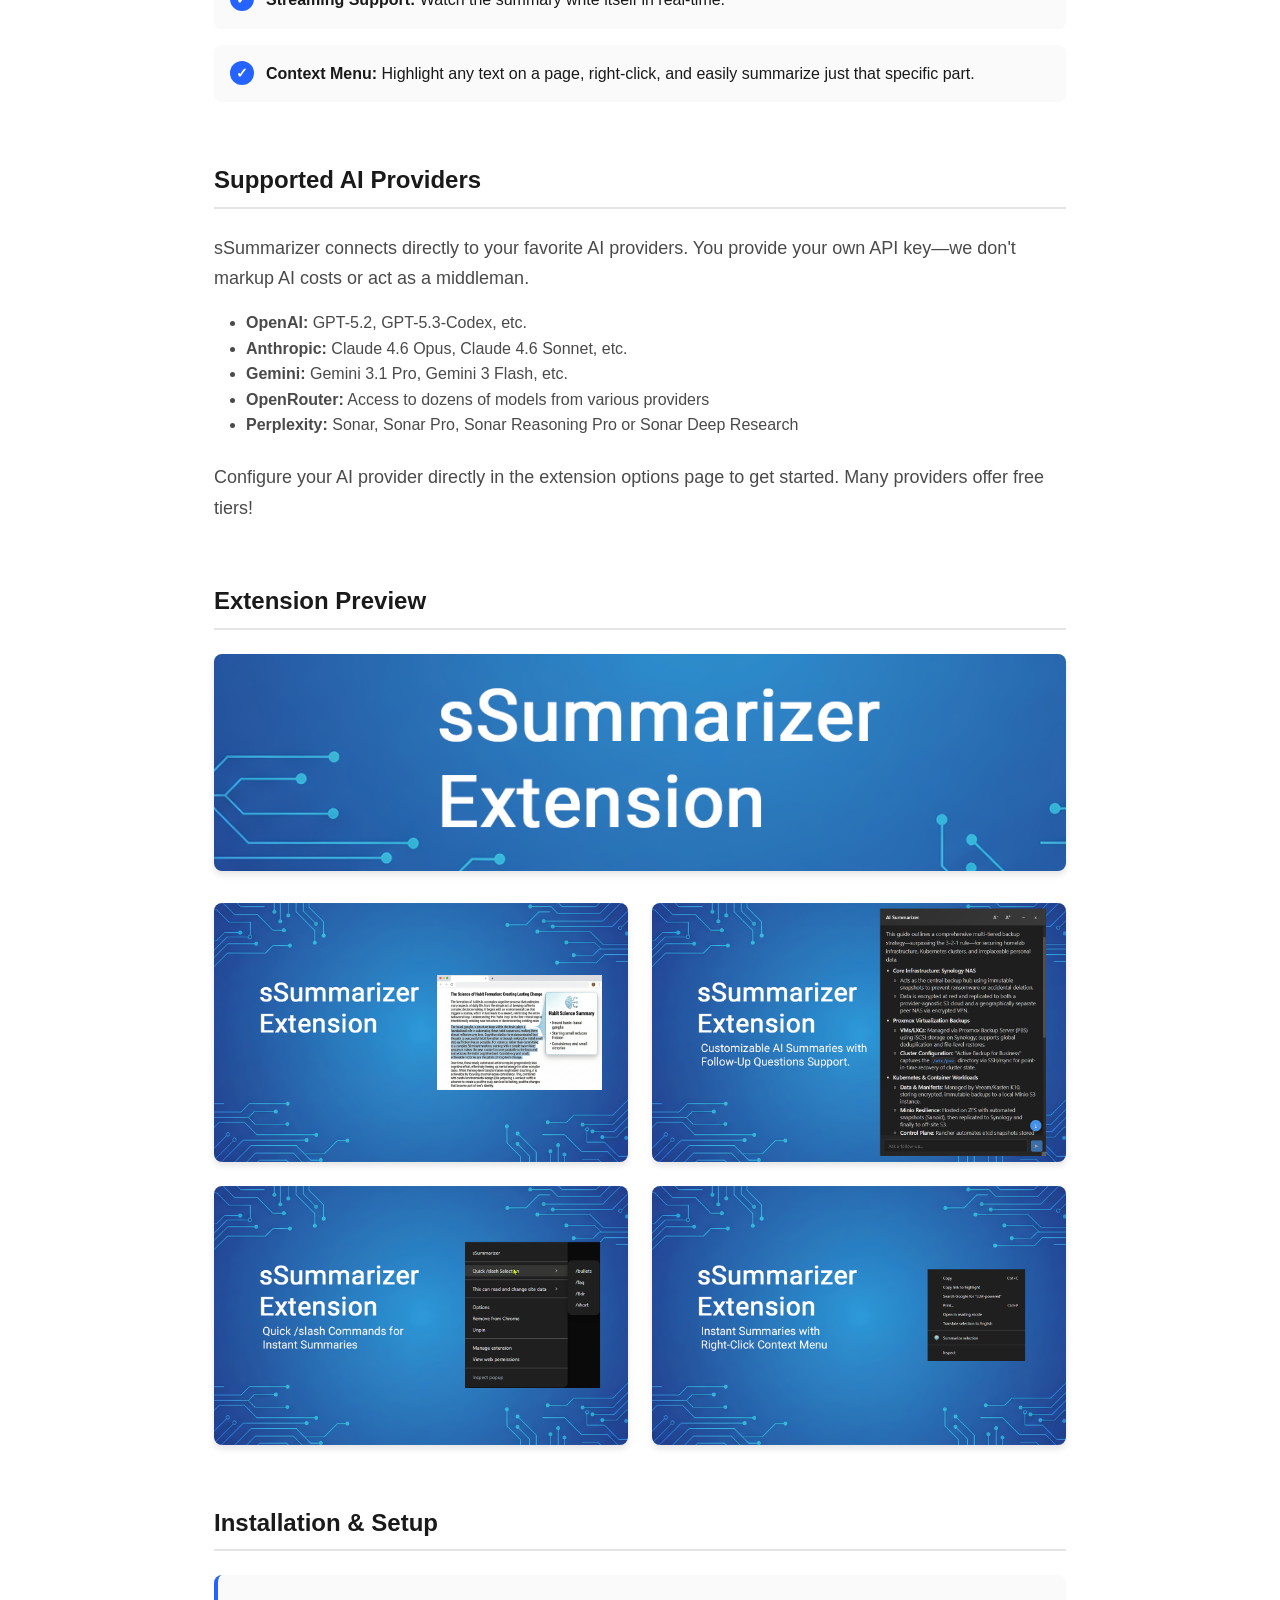
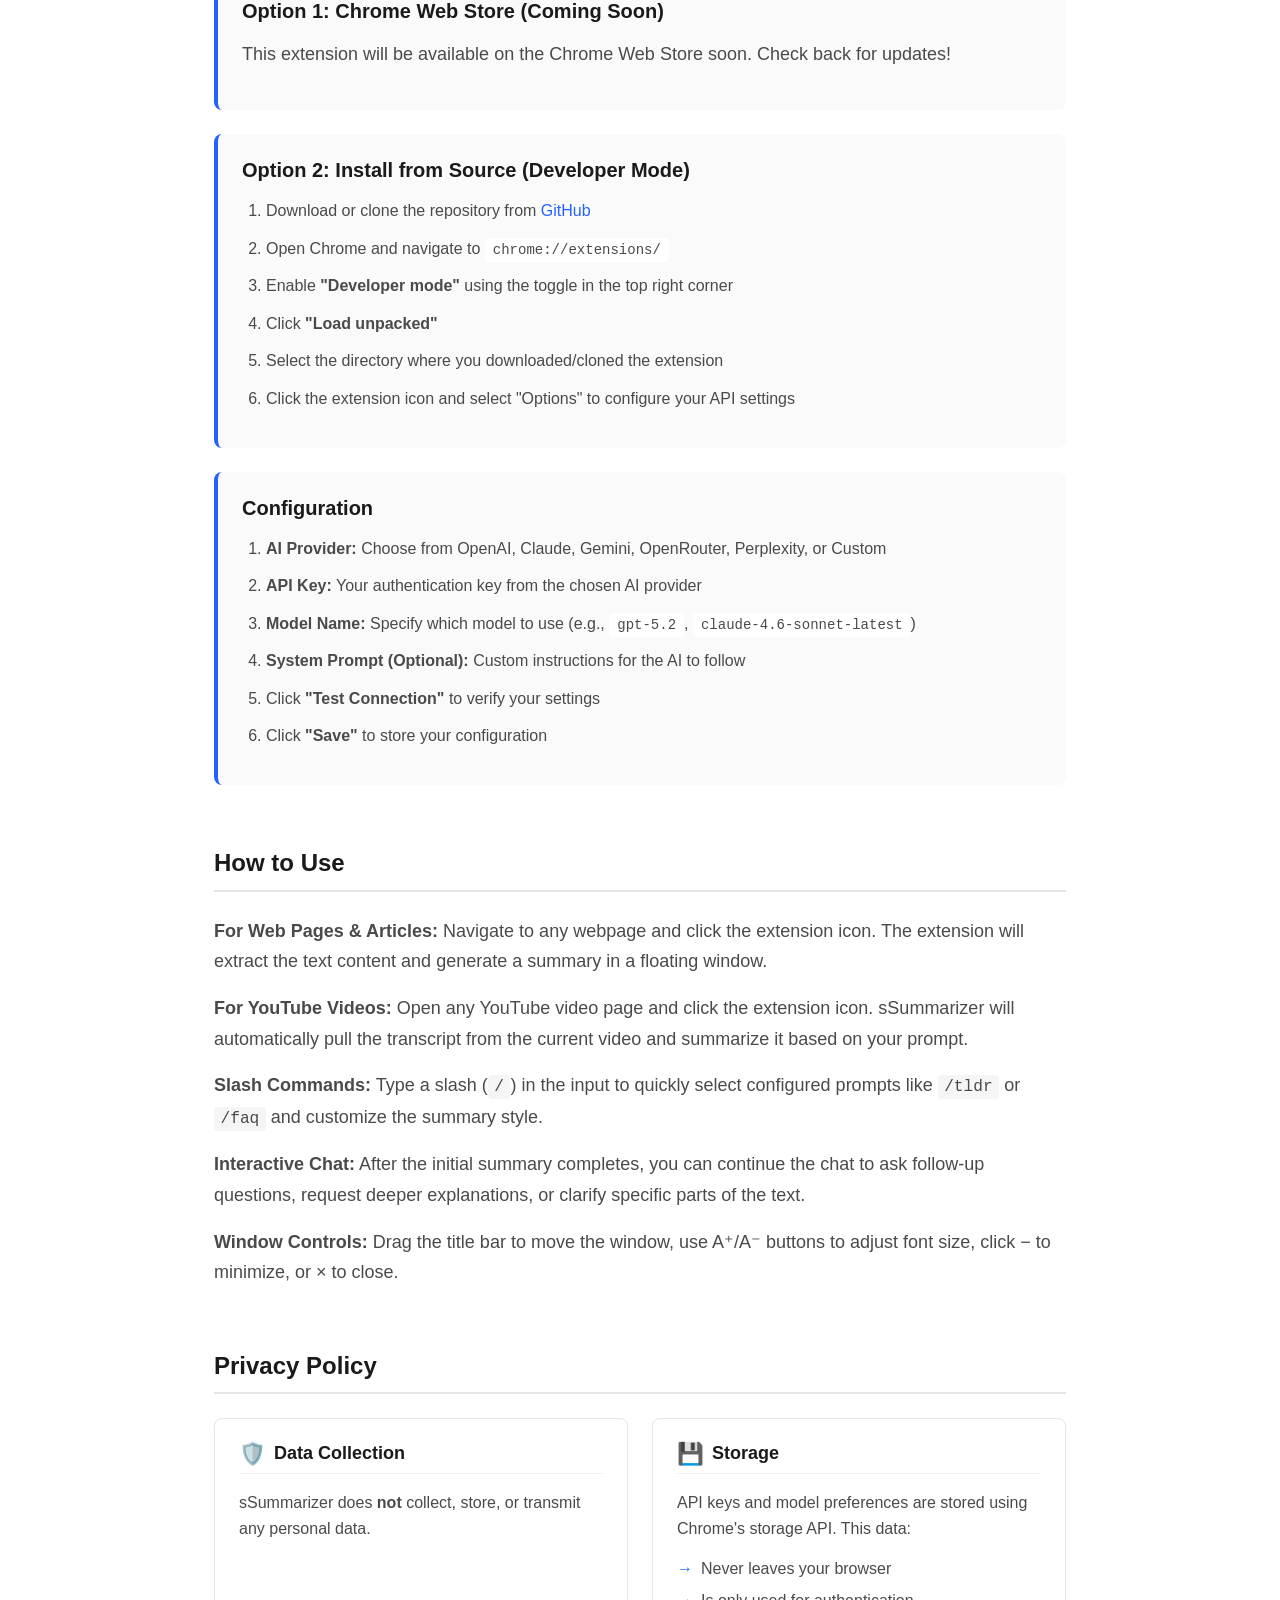
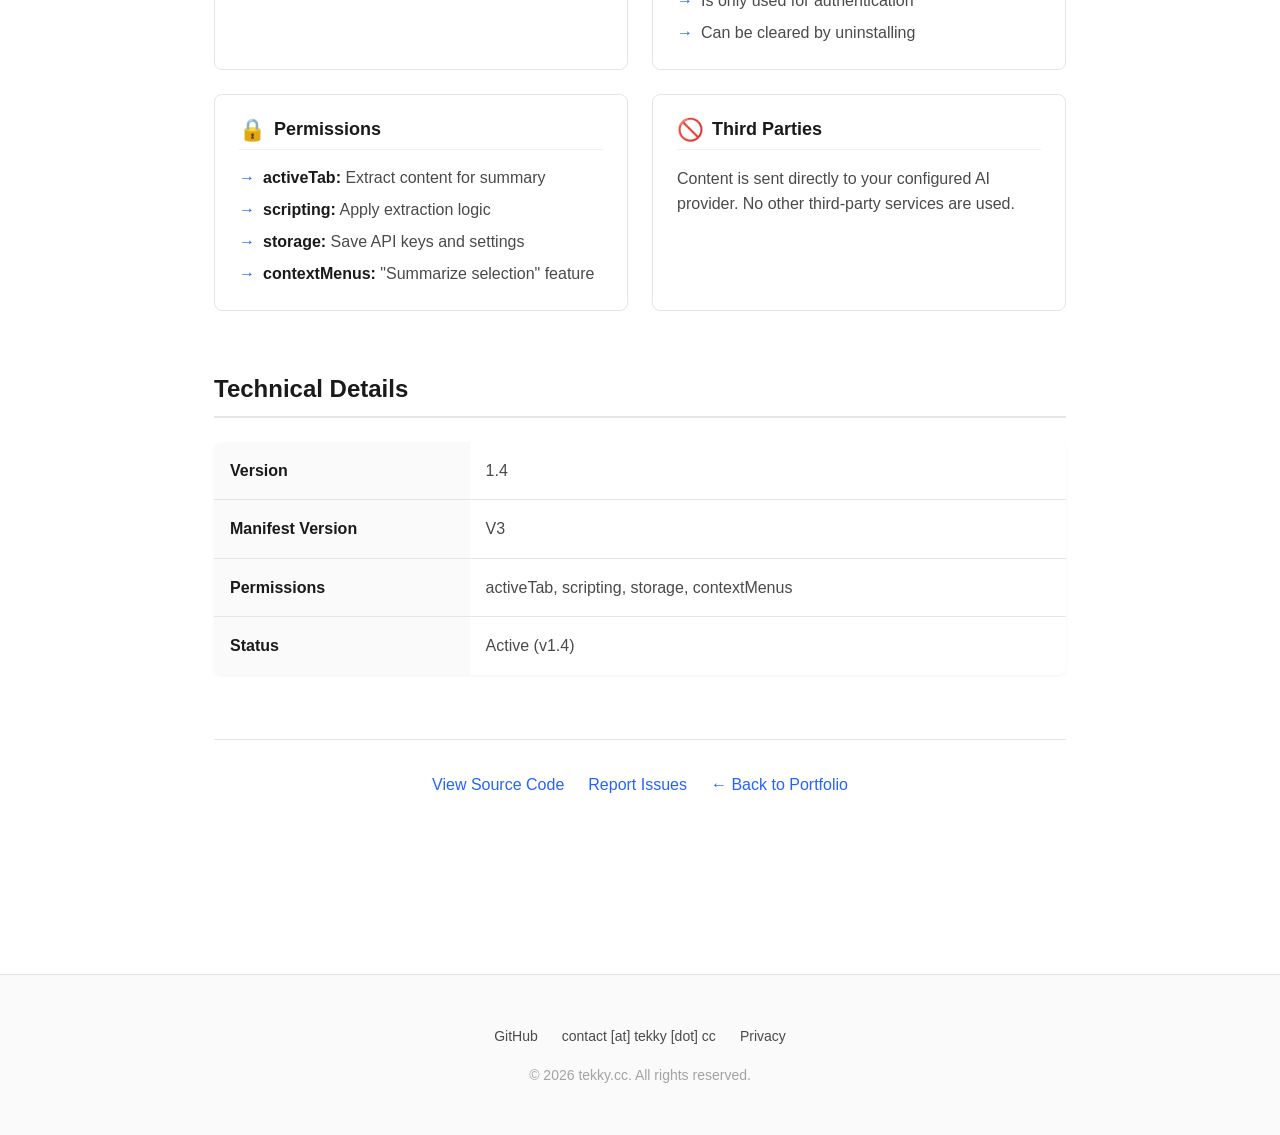
<file: extensions/ssummarizer.html>
<!DOCTYPE html>
<html lang="en">

<head>
  <meta charset="UTF-8">
  <meta name="viewport" content="width=device-width, initial-scale=1.0">
  <meta http-equiv="Content-Security-Policy"
    content="default-src 'self'; script-src 'self' https://static.cloudflareinsights.com; style-src 'self' 'unsafe-inline'; img-src 'self' data: https:; font-src 'self'; connect-src 'self' https://cloudflareinsights.com; frame-ancestors 'none'; base-uri 'self'; form-action 'self';">

  <title>sSummarizer - Chrome Extension | tekky.cc</title>
  <meta name="description"
    content="AI-powered summarization for web pages and YouTube videos. Transform long content into concise summaries instantly with multiple AI model support.">

  <link rel="icon" type="image/png" sizes="32x32" href="../assets/images/favicon-32x32.png">
  <link rel="apple-touch-icon" sizes="180x180" href="../assets/images/apple-touch-icon.png">
  <link rel="stylesheet" href="../assets/css/main.css">
  <link rel="stylesheet" href="../assets/css/extension.css">
  <link rel="canonical" href="https://tekky.cc/extensions/ssummarizer.html">
</head>

<body>

  <nav class="nav">
    <div class="nav-container">
      <a href="../" class="nav-brand">tekky.cc</a>
      <button class="nav-toggle" aria-label="Toggle navigation" aria-expanded="false">
        <span class="nav-toggle-icon"></span>
      </button>
      <ul class="nav-links">
        <li><a href="../#projects" class="nav-link">Projects</a></li>
        <li><a href="https://github.com/luisf371" class="nav-link" target="_blank" rel="noopener noreferrer">GitHub</a>
        </li>
        <li><a href="../#contact" class="nav-link">Contact</a></li>
        <li>
          <button id="theme-toggle" class="theme-toggle" aria-label="Switch to dark mode">
            <svg class="theme-icon theme-icon-moon" xmlns="http://www.w3.org/2000/svg" viewBox="0 0 24 24">
              <path d="M21 12.79A9 9 0 1 1 11.21 3 7 7 0 0 0 21 12.79z" />
            </svg>
            <svg class="theme-icon theme-icon-sun" xmlns="http://www.w3.org/2000/svg" viewBox="0 0 24 24">
              <circle cx="12" cy="12" r="5" />
              <line x1="12" y1="1" x2="12" y2="3" />
              <line x1="12" y1="21" x2="12" y2="23" />
              <line x1="4.22" y1="4.22" x2="5.64" y2="5.64" />
              <line x1="18.36" y1="18.36" x2="19.78" y2="19.78" />
              <line x1="1" y1="12" x2="3" y2="12" />
              <line x1="21" y1="12" x2="23" y2="12" />
              <line x1="4.22" y1="19.78" x2="5.64" y2="18.36" />
              <line x1="18.36" y1="5.64" x2="19.78" y2="4.22" />
            </svg>
          </button>
        </li>
      </ul>
    </div>
  </nav>

  <header class="extension-header">
    <div class="container">
      <a href="../#projects" class="back-link">Back to projects</a>

      <div class="extension-header-content">
        <img src="../assets/images/icons/ssummarizer.png" alt="sSummarizer icon" class="extension-header-icon">

        <div class="extension-header-info">
          <h1 class="extension-title">sSummarizer</h1>
          <p class="extension-tagline">AI-powered web content summarization</p>

          <div class="extension-meta">
            <span class="tag tag-primary">AI</span>
            <span class="tag">Productivity</span>
            <span class="tag">Manifest V3</span>
          </div>

          <div class="extension-actions">
            <a href="https://github.com/luisf371/sSummarizer" class="btn btn-primary" target="_blank"
              rel="noopener noreferrer">View on GitHub</a>
            <button class="btn btn-secondary" disabled>Coming Soon on Chrome Web Store</button>
          </div>
        </div>
      </div>
    </div>
  </header>

  <main class="extension-content">

    <section class="content-section">
      <h2 class="section-heading">Overview</h2>
      <p>
        The web is noisy. You click an article, 4,000 words. YouTubers include sponsor and filler content. Check a
        Reddit thread, 200+ nested comments.
        sSummarizer cuts through the noise. One click turns any page into a clean, readable summary.
      </p>
      <p>
        sSummarizer is a lightweight, browser-native extension that runs entirely on your device. It uses a custom
        content extractor to identify the main body of text, video transcripts, or nested comment structures, then sends
        that context directly to your chosen AI provider for an accurate, high-quality summary.
      </p>
      <p>
        Connect directly to your favorite AI models like OpenAI, Claude, Gemini, OpenRouter, or Perplexity and watch the
        summary generate in real-time. Keep the conversation going by asking follow-up questions directly in the
        extension!
      </p>
    </section>

    <section class="content-section">
      <h2 class="section-heading">Key Features</h2>
      <ul class="features-list">
        <li><span><strong>Multi-Platform Support:</strong> Summarize web pages, news articles, YouTube videos, and
            Reddit
            threads.</span></li>
        <li><span><strong>AI Provider Choice:</strong> Connect directly to your favorite AI models like OpenAI, Claude,
            Gemini, OpenRouter, or Perplexity.</span></li>
        <li><span><strong>Custom Slash Commands:</strong> Create and save personalized shortcuts like <code>/tldr</code>
            or <code>/faq</code> that customize how the AI responds.</span></li>
        <li><span><strong>Quick Slash Selection:</strong> Choose from your saved commands to instantly generate the
            summary in
            your preferred style.</span></li>
        <li><span><strong>Interactive Chat:</strong> Keep the conversation going by asking follow-up questions!</span>
        </li>
        <li><span><strong>Streaming Support:</strong> Watch the summary write itself in real-time.</span></li>
        <li><span><strong>Context Menu:</strong> Highlight any text on a page, right-click, and easily summarize just
            that
            specific part.</span></li>
      </ul>
    </section>

    <section class="content-section">
      <h2 class="section-heading">Supported AI Providers</h2>
      <p>
        sSummarizer connects directly to your favorite AI providers. You provide your own API key—we don't markup AI
        costs or act as a middleman.
      </p>
      <ul style="margin-left: 2rem; color: var(--text-secondary);">
        <li><strong>OpenAI:</strong> GPT-5.2, GPT-5.3-Codex, etc.</li>
        <li><strong>Anthropic:</strong> Claude 4.6 Opus, Claude 4.6 Sonnet, etc.</li>
        <li><strong>Gemini:</strong> Gemini 3.1 Pro, Gemini 3 Flash, etc.</li>
        <li><strong>OpenRouter:</strong> Access to dozens of models from various providers</li>
        <li><strong>Perplexity:</strong> Sonar, Sonar Pro, Sonar Reasoning Pro or Sonar Deep Research</li>
      </ul>
      <p style="margin-top: 1.5rem;">
        Configure your AI provider directly in the extension options page to get started. Many providers offer free
        tiers!
      </p>
    </section>

    <section class="content-section">
      <h2 class="section-heading">Extension Preview</h2>
      <img src="../assets/ssummarizer/ss-banner.png" alt="sSummarizer Banner"
        style="width: 100%; border-radius: 8px; margin-bottom: 2rem; box-shadow: 0 4px 6px rgba(0,0,0,0.1);">

      <div class="screenshot-grid"
        style="display: grid; grid-template-columns: repeat(auto-fit, minmax(300px, 1fr)); gap: 1.5rem;">
        <img src="../assets/ssummarizer/ss-intro.png" alt="Intro Screen"
          style="width: 100%; border-radius: 8px; box-shadow: 0 4px 6px rgba(0,0,0,0.1);">
        <img src="../assets/ssummarizer/ss-window.png" alt="Summarization Window"
          style="width: 100%; border-radius: 8px; box-shadow: 0 4px 6px rgba(0,0,0,0.1);">
        <img src="../assets/ssummarizer/ss-slash.png" alt="Slash Commands"
          style="width: 100%; border-radius: 8px; box-shadow: 0 4px 6px rgba(0,0,0,0.1);">
        <img src="../assets/ssummarizer/ss-rc.png" alt="Right Click Menu Context"
          style="width: 100%; border-radius: 8px; box-shadow: 0 4px 6px rgba(0,0,0,0.1);">
      </div>
    </section>

    <section class="content-section">
      <h2 class="section-heading">Installation & Setup</h2>

      <div class="installation-methods">
        <div class="installation-method">
          <h3>Option 1: Chrome Web Store (Coming Soon)</h3>
          <p>This extension will be available on the Chrome Web Store soon. Check back for updates!</p>
        </div>

        <div class="installation-method">
          <h3>Option 2: Install from Source (Developer Mode)</h3>
          <ol>
            <li>Download or clone the repository from <a href="https://github.com/luisf371/sSummarizer" target="_blank"
                rel="noopener noreferrer">GitHub</a></li>
            <li>Open Chrome and navigate to <code>chrome://extensions/</code></li>
            <li>Enable <strong>"Developer mode"</strong> using the toggle in the top right corner</li>
            <li>Click <strong>"Load unpacked"</strong></li>
            <li>Select the directory where you downloaded/cloned the extension</li>
            <li>Click the extension icon and select "Options" to configure your API settings</li>
          </ol>
        </div>

        <div class="installation-method">
          <h3>Configuration</h3>
          <ol>
            <li><strong>AI Provider:</strong> Choose from OpenAI, Claude, Gemini, OpenRouter, Perplexity, or Custom</li>
            <li><strong>API Key:</strong> Your authentication key from the chosen AI provider</li>
            <li><strong>Model Name:</strong> Specify which model to use (e.g., <code>gpt-5.2</code>,
              <code>claude-4.6-sonnet-latest</code>)
            </li>
            <li><strong>System Prompt (Optional):</strong> Custom instructions for the AI to follow</li>
            <li>Click <strong>"Test Connection"</strong> to verify your settings</li>
            <li>Click <strong>"Save"</strong> to store your configuration</li>
          </ol>
        </div>
      </div>
    </section>

    <section class="content-section">
      <h2 class="section-heading">How to Use</h2>
      <p>
        <strong>For Web Pages & Articles:</strong> Navigate to any webpage and click the extension icon. The extension
        will extract
        the text content and generate a summary in a floating window.
      </p>
      <p>
        <strong>For YouTube Videos:</strong> Open any YouTube video page and click the extension icon. sSummarizer will
        automatically pull the transcript from the current video and summarize it based on your prompt.
      </p>
      <p>
        <strong>Slash Commands:</strong> Type a slash (<code>/</code>) in the input to quickly select configured prompts
        like <code>/tldr</code> or <code>/faq</code> and customize the summary style.
      </p>
      <p>
        <strong>Interactive Chat:</strong> After the initial summary completes, you can continue the chat to ask
        follow-up questions, request deeper explanations, or clarify specific parts of the text.
      </p>
      <p>
        <strong>Window Controls:</strong> Drag the title bar to move the window, use A⁺/A⁻ buttons to adjust font size,
        click − to minimize, or × to close.
      </p>
    </section>

    <section class="content-section" id="privacy-policy">
      <h2 class="section-heading">Privacy Policy</h2>
      <div class="privacy-grid">
        <div class="privacy-card">
          <h3><span class="privacy-icon">🛡️</span> Data Collection</h3>
          <p>sSummarizer does <strong>not</strong> collect, store, or transmit any personal data.</p>
        </div>

        <div class="privacy-card">
          <h3><span class="privacy-icon">💾</span> Storage</h3>
          <p>
            API keys and model preferences are stored using Chrome's storage API. This data:
          </p>
          <ul>
            <li>Never leaves your browser</li>
            <li>Is only used for authentication</li>
            <li>Can be cleared by uninstalling</li>
          </ul>
        </div>

        <div class="privacy-card">
          <h3><span class="privacy-icon">🔒</span> Permissions</h3>
          <ul>
            <li><strong>activeTab:</strong> Extract content for summary</li>
            <li><strong>scripting:</strong> Apply extraction logic</li>
            <li><strong>storage:</strong> Save API keys and settings</li>
            <li><strong>contextMenus:</strong> "Summarize selection" feature</li>
          </ul>
        </div>

        <div class="privacy-card">
          <h3><span class="privacy-icon">🚫</span> Third Parties</h3>
          <p>Content is sent directly to your configured AI provider. No other third-party services are used.</p>
        </div>
      </div>
    </section>

    <section class="content-section">
      <h2 class="section-heading">Technical Details</h2>
      <table class="technical-table">
        <tr>
          <td>Version</td>
          <td>1.4</td>
        </tr>
        <tr>
          <td>Manifest Version</td>
          <td>V3</td>
        </tr>
        <tr>
          <td>Permissions</td>
          <td>activeTab, scripting, storage, contextMenus</td>
        </tr>
        <tr>
          <td>Status</td>
          <td>Active (v1.4)</td>
        </tr>
      </table>
    </section>

    <footer class="extension-footer">
      <a href="https://github.com/luisf371/sSummarizer" target="_blank" rel="noopener noreferrer">View Source
        Code</a>
      <a href="https://github.com/luisf371/sSummarizer/issues" target="_blank" rel="noopener noreferrer">Report
        Issues</a>
      <a href="../">← Back to Portfolio</a>
    </footer>

  </main>

  <footer class="footer">
    <div class="container">
      <div class="footer-content">
        <ul class="footer-links">
          <li><a href="https://github.com/luisf371" class="footer-link" target="_blank"
              rel="noopener noreferrer">GitHub</a></li>
          <li><button class="footer-link" id="email-link" type="button">contact [at] tekky [dot] cc</button></li>
          <li><a href="#privacy-policy" class="footer-link">Privacy</a></li>
        </ul>
        <p class="footer-copyright">&copy; 2026 tekky.cc. All rights reserved.</p>
      </div>
    </div>
  </footer>

  <script src="../assets/js/main.js"></script>

</body>

</html>
</file>
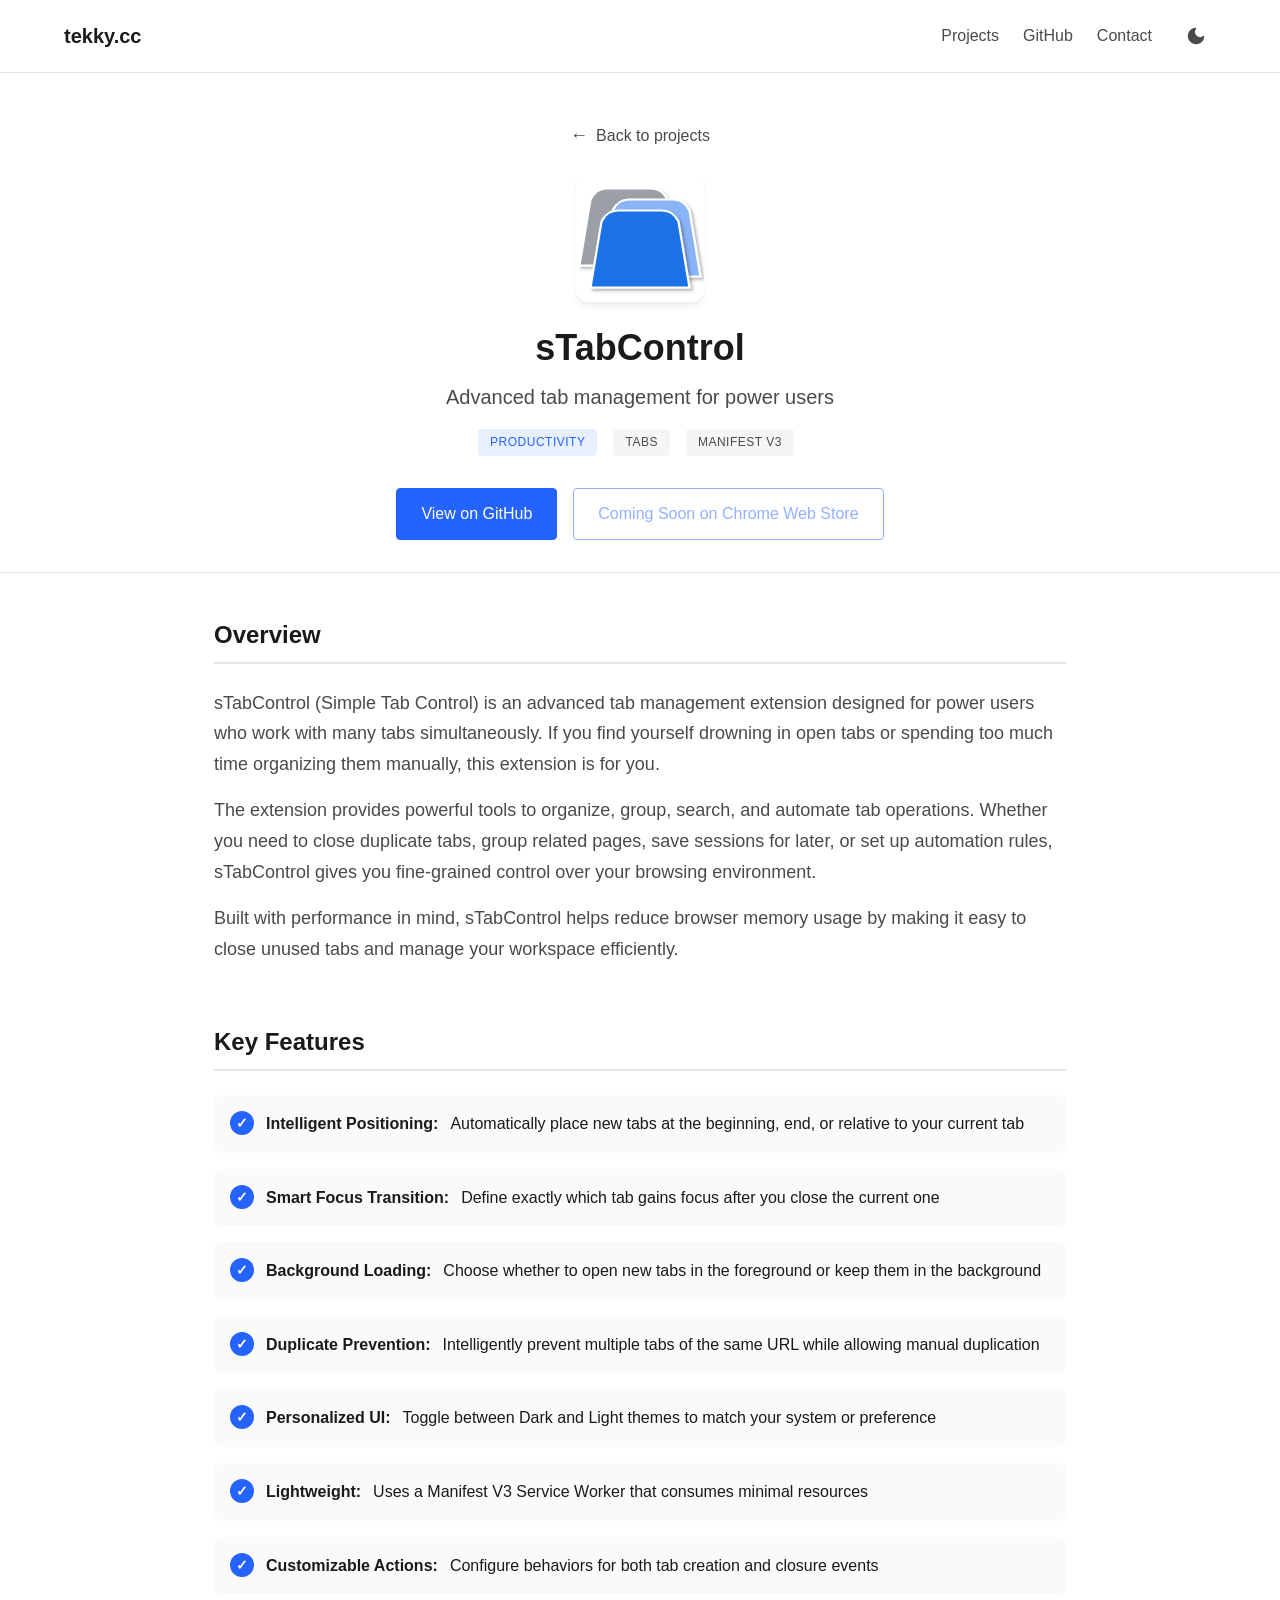
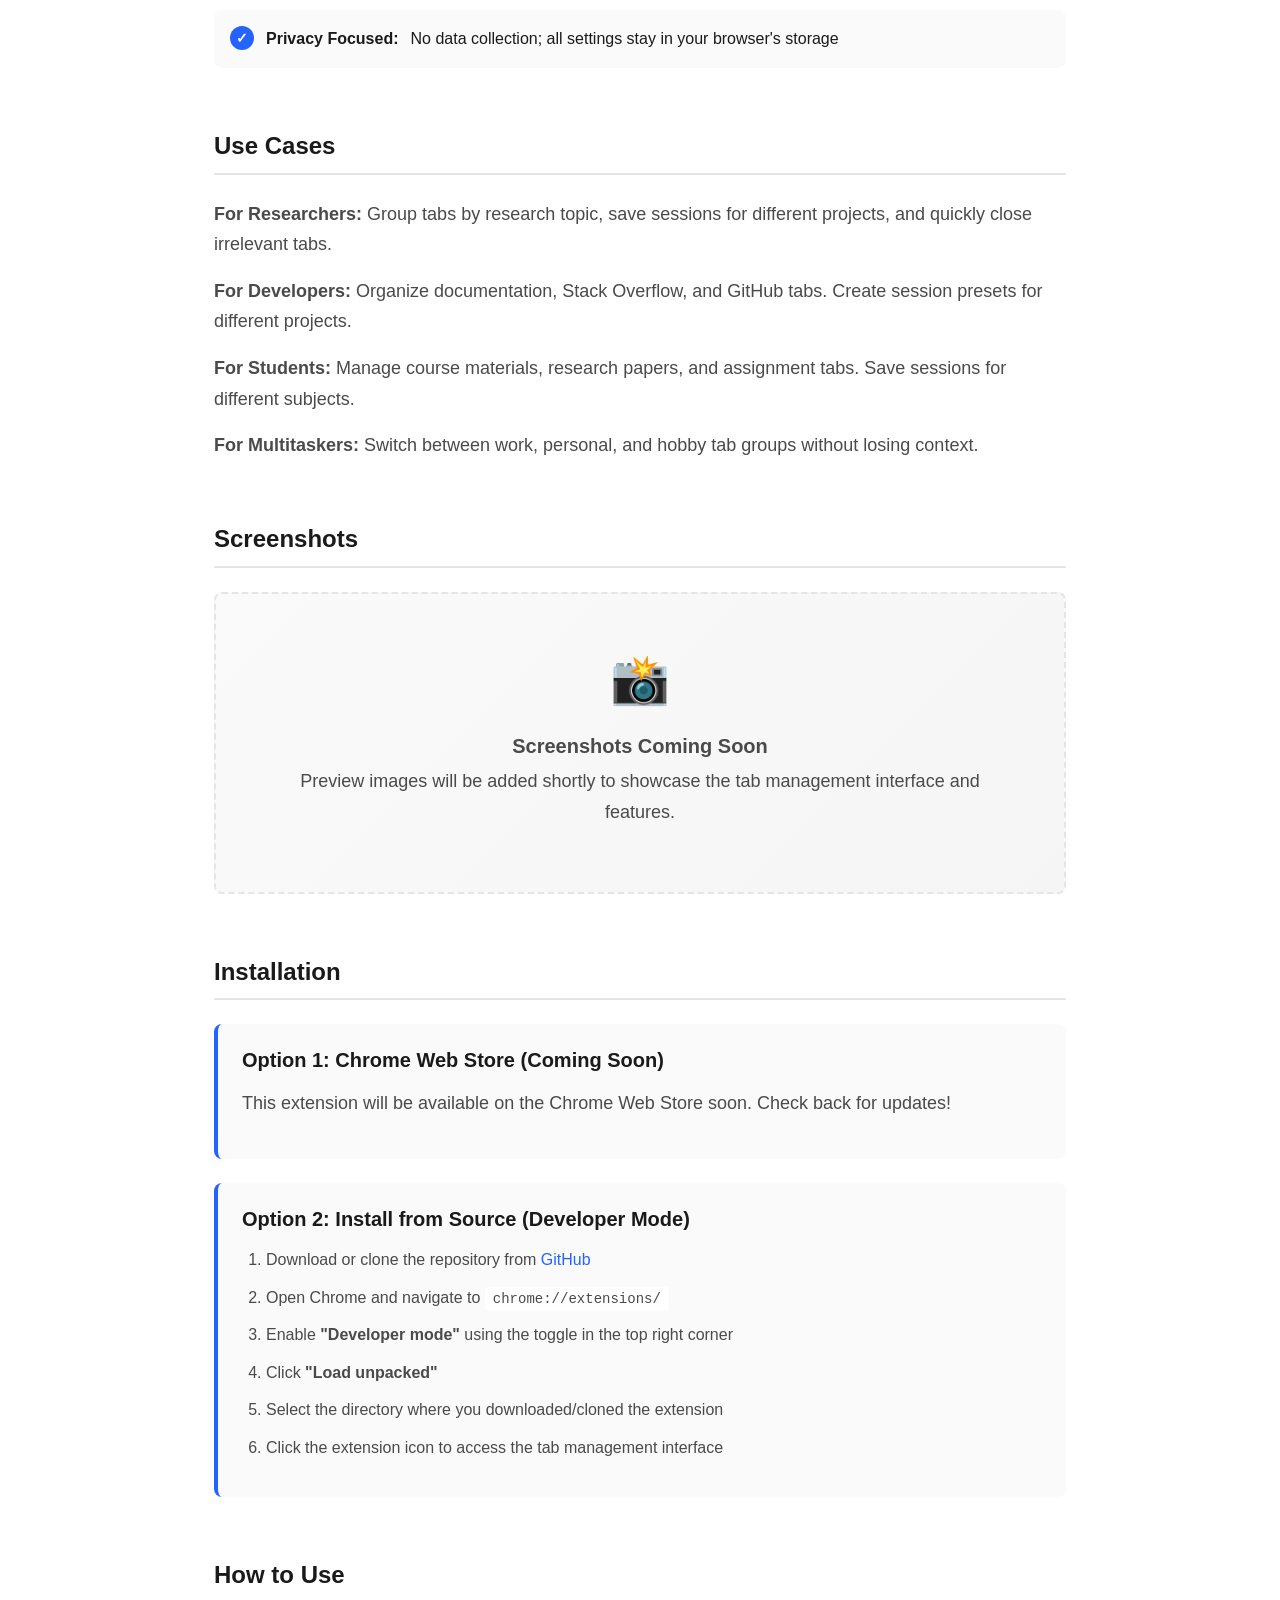
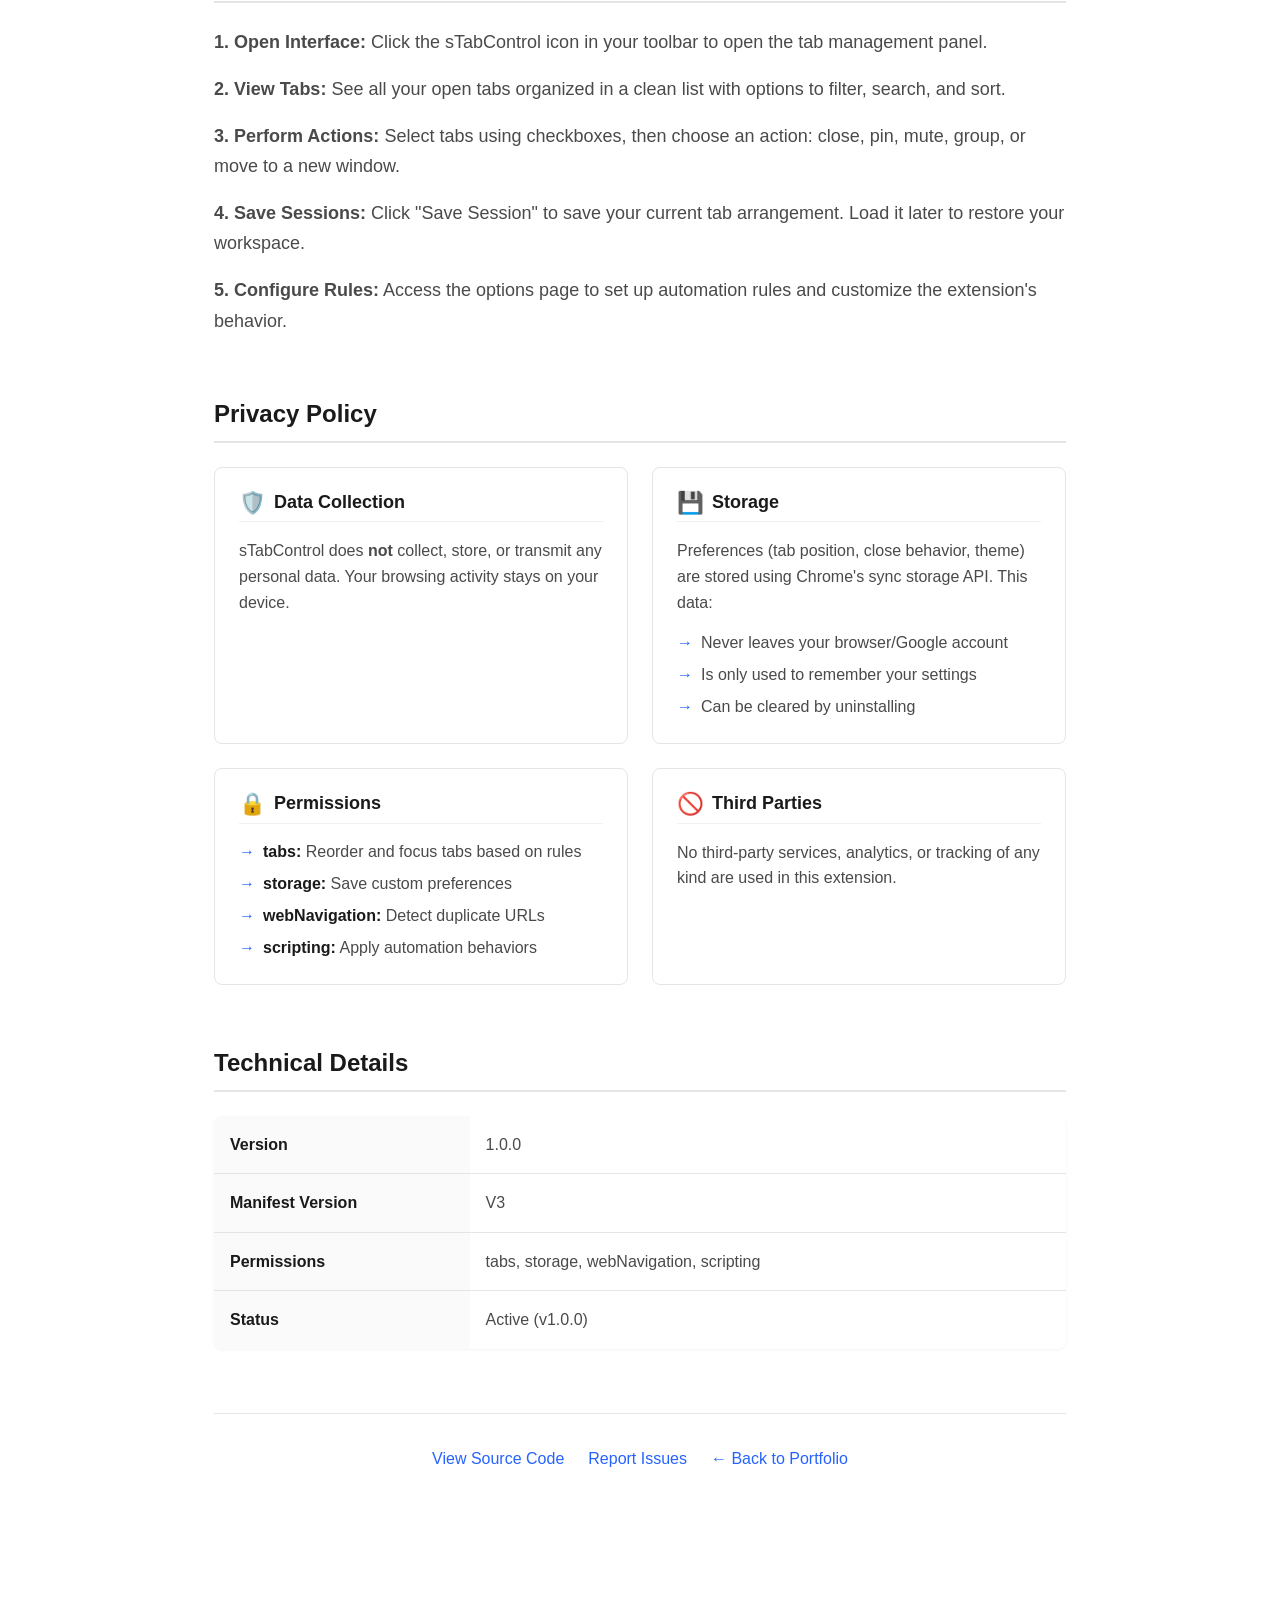
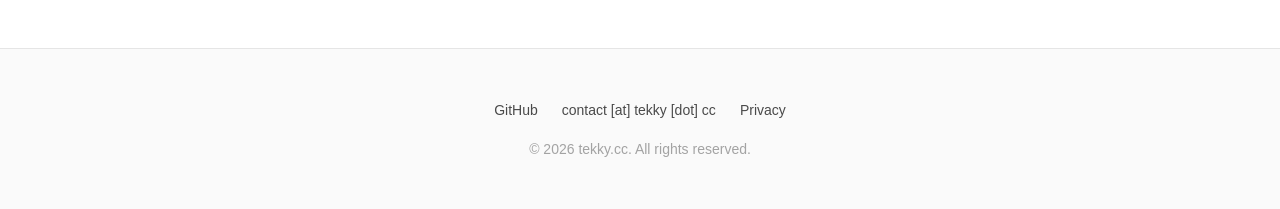
<file: extensions/stabcontrol.html>
<!DOCTYPE html>
<html lang="en">

<head>
  <meta charset="UTF-8">
  <meta name="viewport" content="width=device-width, initial-scale=1.0">
  <meta http-equiv="Content-Security-Policy"
    content="default-src 'self'; script-src 'self' https://static.cloudflareinsights.com; style-src 'self' 'unsafe-inline'; img-src 'self' data: https:; font-src 'self'; connect-src 'self' https://cloudflareinsights.com; frame-ancestors 'none'; base-uri 'self'; form-action 'self';">

  <title>sTabControl - Chrome Extension | tekky.cc</title>
  <meta name="description"
    content="Advanced tab management for power users. Organize, group, and automate tab operations to keep your browser clean and efficient.">

  <link rel="icon" type="image/png" sizes="32x32" href="../assets/images/favicon-32x32.png">
  <link rel="apple-touch-icon" sizes="180x180" href="../assets/images/apple-touch-icon.png">
  <link rel="stylesheet" href="../assets/css/main.css">
  <link rel="stylesheet" href="../assets/css/extension.css">
  <link rel="canonical" href="https://tekky.cc/extensions/stabcontrol.html">
</head>

<body>

  <nav class="nav">
    <div class="nav-container">
      <a href="../" class="nav-brand">tekky.cc</a>
      <button class="nav-toggle" aria-label="Toggle navigation" aria-expanded="false">
        <span class="nav-toggle-icon"></span>
      </button>
      <ul class="nav-links">
        <li><a href="../#projects" class="nav-link">Projects</a></li>
        <li><a href="https://github.com/luisf371" class="nav-link" target="_blank"
            rel="noopener noreferrer">GitHub</a></li>
        <li><a href="../#contact" class="nav-link">Contact</a></li>
        <li>
          <button id="theme-toggle" class="theme-toggle" aria-label="Switch to dark mode">
            <svg class="theme-icon theme-icon-moon" xmlns="http://www.w3.org/2000/svg" viewBox="0 0 24 24">
              <path d="M21 12.79A9 9 0 1 1 11.21 3 7 7 0 0 0 21 12.79z" />
            </svg>
            <svg class="theme-icon theme-icon-sun" xmlns="http://www.w3.org/2000/svg" viewBox="0 0 24 24">
              <circle cx="12" cy="12" r="5" />
              <line x1="12" y1="1" x2="12" y2="3" />
              <line x1="12" y1="21" x2="12" y2="23" />
              <line x1="4.22" y1="4.22" x2="5.64" y2="5.64" />
              <line x1="18.36" y1="18.36" x2="19.78" y2="19.78" />
              <line x1="1" y1="12" x2="3" y2="12" />
              <line x1="21" y1="12" x2="23" y2="12" />
              <line x1="4.22" y1="19.78" x2="5.64" y2="18.36" />
              <line x1="18.36" y1="5.64" x2="19.78" y2="4.22" />
            </svg>
          </button>
        </li>
      </ul>
    </div>
  </nav>

  <header class="extension-header">
    <div class="container">
      <a href="../#projects" class="back-link">Back to projects</a>

      <div class="extension-header-content">
        <img src="../assets/images/icons/stabcontrol.png" alt="sTabControl icon" class="extension-header-icon">

        <div class="extension-header-info">
          <h1 class="extension-title">sTabControl</h1>
          <p class="extension-tagline">Advanced tab management for power users</p>

          <div class="extension-meta">
            <span class="tag tag-primary">Productivity</span>
            <span class="tag">Tabs</span>
            <span class="tag">Manifest V3</span>
          </div>

          <div class="extension-actions">
            <a href="https://github.com/luisf371/sTabControl" class="btn btn-primary" target="_blank"
              rel="noopener noreferrer">View on GitHub</a>
            <button class="btn btn-secondary" disabled>Coming Soon on Chrome Web Store</button>
          </div>
        </div>
      </div>
    </div>
  </header>

  <main class="extension-content">

    <section class="content-section">
      <h2 class="section-heading">Overview</h2>
      <p>
        sTabControl (Simple Tab Control) is an advanced tab management extension designed for power users who work with
        many tabs simultaneously. If you find yourself drowning in open tabs or spending too much time organizing them
        manually, this extension is for you.
      </p>
      <p>
        The extension provides powerful tools to organize, group, search, and automate tab operations. Whether you need
        to close duplicate tabs, group related pages, save sessions for later, or set up automation rules, sTabControl
        gives you fine-grained control over your browsing environment.
      </p>
      <p>
        Built with performance in mind, sTabControl helps reduce browser memory usage by making it easy to close unused
        tabs and manage your workspace efficiently.
      </p>
    </section>

    <section class="content-section">
      <h2 class="section-heading">Key Features</h2>
      <ul class="features-list">
        <li><strong>Intelligent Positioning:</strong> Automatically place new tabs at the beginning, end, or relative to
          your current tab</li>
        <li><strong>Smart Focus Transition:</strong> Define exactly which tab gains focus after you close the current
          one</li>
        <li><strong>Background Loading:</strong> Choose whether to open new tabs in the foreground or keep them in the
          background</li>
        <li><strong>Duplicate Prevention:</strong> Intelligently prevent multiple tabs of the same URL while allowing
          manual duplication</li>
        <li><strong>Personalized UI:</strong> Toggle between Dark and Light themes to match your system or preference
        </li>
        <li><strong>Lightweight:</strong> Uses a Manifest V3 Service Worker that consumes minimal resources</li>
        <li><strong>Customizable Actions:</strong> Configure behaviors for both tab creation and closure events</li>
        <li><strong>Privacy Focused:</strong> No data collection; all settings stay in your browser's storage</li>
      </ul>
    </section>

    <section class="content-section">
      <h2 class="section-heading">Use Cases</h2>
      <p>
        <strong>For Researchers:</strong> Group tabs by research topic, save sessions for different projects, and
        quickly close irrelevant tabs.
      </p>
      <p>
        <strong>For Developers:</strong> Organize documentation, Stack Overflow, and GitHub tabs. Create session presets
        for different projects.
      </p>
      <p>
        <strong>For Students:</strong> Manage course materials, research papers, and assignment tabs. Save sessions for
        different subjects.
      </p>
      <p>
        <strong>For Multitaskers:</strong> Switch between work, personal, and hobby tab groups without losing context.
      </p>
    </section>

    <section class="content-section">
      <h2 class="section-heading">Screenshots</h2>
      <div class="screenshot-placeholder">
        <div class="screenshot-placeholder-icon">📸</div>
        <h3 class="screenshot-placeholder-title">Screenshots Coming Soon</h3>
        <p class="screenshot-placeholder-text">
          Preview images will be added shortly to showcase the tab management interface and features.
        </p>
      </div>
    </section>

    <section class="content-section">
      <h2 class="section-heading">Installation</h2>

      <div class="installation-methods">
        <div class="installation-method">
          <h3>Option 1: Chrome Web Store (Coming Soon)</h3>
          <p>This extension will be available on the Chrome Web Store soon. Check back for updates!</p>
        </div>

        <div class="installation-method">
          <h3>Option 2: Install from Source (Developer Mode)</h3>
          <ol>
            <li>Download or clone the repository from <a href="https://github.com/luisf371/sTabControl"
                target="_blank" rel="noopener noreferrer">GitHub</a></li>
            <li>Open Chrome and navigate to <code>chrome://extensions/</code></li>
            <li>Enable <strong>"Developer mode"</strong> using the toggle in the top right corner</li>
            <li>Click <strong>"Load unpacked"</strong></li>
            <li>Select the directory where you downloaded/cloned the extension</li>
            <li>Click the extension icon to access the tab management interface</li>
          </ol>
        </div>
      </div>
    </section>

    <section class="content-section">
      <h2 class="section-heading">How to Use</h2>
      <p>
        <strong>1. Open Interface:</strong> Click the sTabControl icon in your toolbar to open the tab management panel.
      </p>
      <p>
        <strong>2. View Tabs:</strong> See all your open tabs organized in a clean list with options to filter, search,
        and sort.
      </p>
      <p>
        <strong>3. Perform Actions:</strong> Select tabs using checkboxes, then choose an action: close, pin, mute,
        group, or move to a new window.
      </p>
      <p>
        <strong>4. Save Sessions:</strong> Click "Save Session" to save your current tab arrangement. Load it later to
        restore your workspace.
      </p>
      <p>
        <strong>5. Configure Rules:</strong> Access the options page to set up automation rules and customize the
        extension's behavior.
      </p>
    </section>

    <section class="content-section" id="privacy-policy">
      <h2 class="section-heading">Privacy Policy</h2>
      <div class="privacy-grid">
        <div class="privacy-card">
          <h3><span class="privacy-icon">🛡️</span> Data Collection</h3>
          <p>sTabControl does <strong>not</strong> collect, store, or transmit any personal data. Your browsing activity stays on your device.</p>
        </div>

        <div class="privacy-card">
          <h3><span class="privacy-icon">💾</span> Storage</h3>
          <p>
            Preferences (tab position, close behavior, theme) are stored using Chrome's sync storage API. This data:
          </p>
          <ul>
            <li>Never leaves your browser/Google account</li>
            <li>Is only used to remember your settings</li>
            <li>Can be cleared by uninstalling</li>
          </ul>
        </div>

        <div class="privacy-card">
          <h3><span class="privacy-icon">🔒</span> Permissions</h3>
          <ul>
            <li><strong>tabs:</strong> Reorder and focus tabs based on rules</li>
            <li><strong>storage:</strong> Save custom preferences</li>
            <li><strong>webNavigation:</strong> Detect duplicate URLs</li>
            <li><strong>scripting:</strong> Apply automation behaviors</li>
          </ul>
        </div>

        <div class="privacy-card">
          <h3><span class="privacy-icon">🚫</span> Third Parties</h3>
          <p>No third-party services, analytics, or tracking of any kind are used in this extension.</p>
        </div>
      </div>
    </section>

    <section class="content-section">
      <h2 class="section-heading">Technical Details</h2>
      <table class="technical-table">
        <tr>
          <td>Version</td>
          <td>1.0.0</td>
        </tr>
        <tr>
          <td>Manifest Version</td>
          <td>V3</td>
        </tr>
        <tr>
          <td>Permissions</td>
          <td>tabs, storage, webNavigation, scripting</td>
        </tr>
        <tr>
          <td>Status</td>
          <td>Active (v1.0.0)</td>
        </tr>
      </table>
    </section>

    <footer class="extension-footer">
      <a href="https://github.com/luisf371/sTabControl" target="_blank" rel="noopener noreferrer">View Source
        Code</a>
      <a href="https://github.com/luisf371/sTabControl/issues" target="_blank" rel="noopener noreferrer">Report
        Issues</a>
      <a href="../">← Back to Portfolio</a>
    </footer>

  </main>

  <footer class="footer">
    <div class="container">
      <div class="footer-content">
        <ul class="footer-links">
          <li><a href="https://github.com/luisf371" class="footer-link" target="_blank"
              rel="noopener noreferrer">GitHub</a></li>
          <li><button class="footer-link" id="email-link" type="button">contact [at] tekky [dot] cc</button></li>
          <li><a href="#privacy-policy" class="footer-link">Privacy</a></li>
        </ul>
        <p class="footer-copyright">&copy; 2026 tekky.cc. All rights reserved.</p>
      </div>
    </div>
  </footer>

  <script src="../assets/js/main.js"></script>

</body>

</html>
</file>
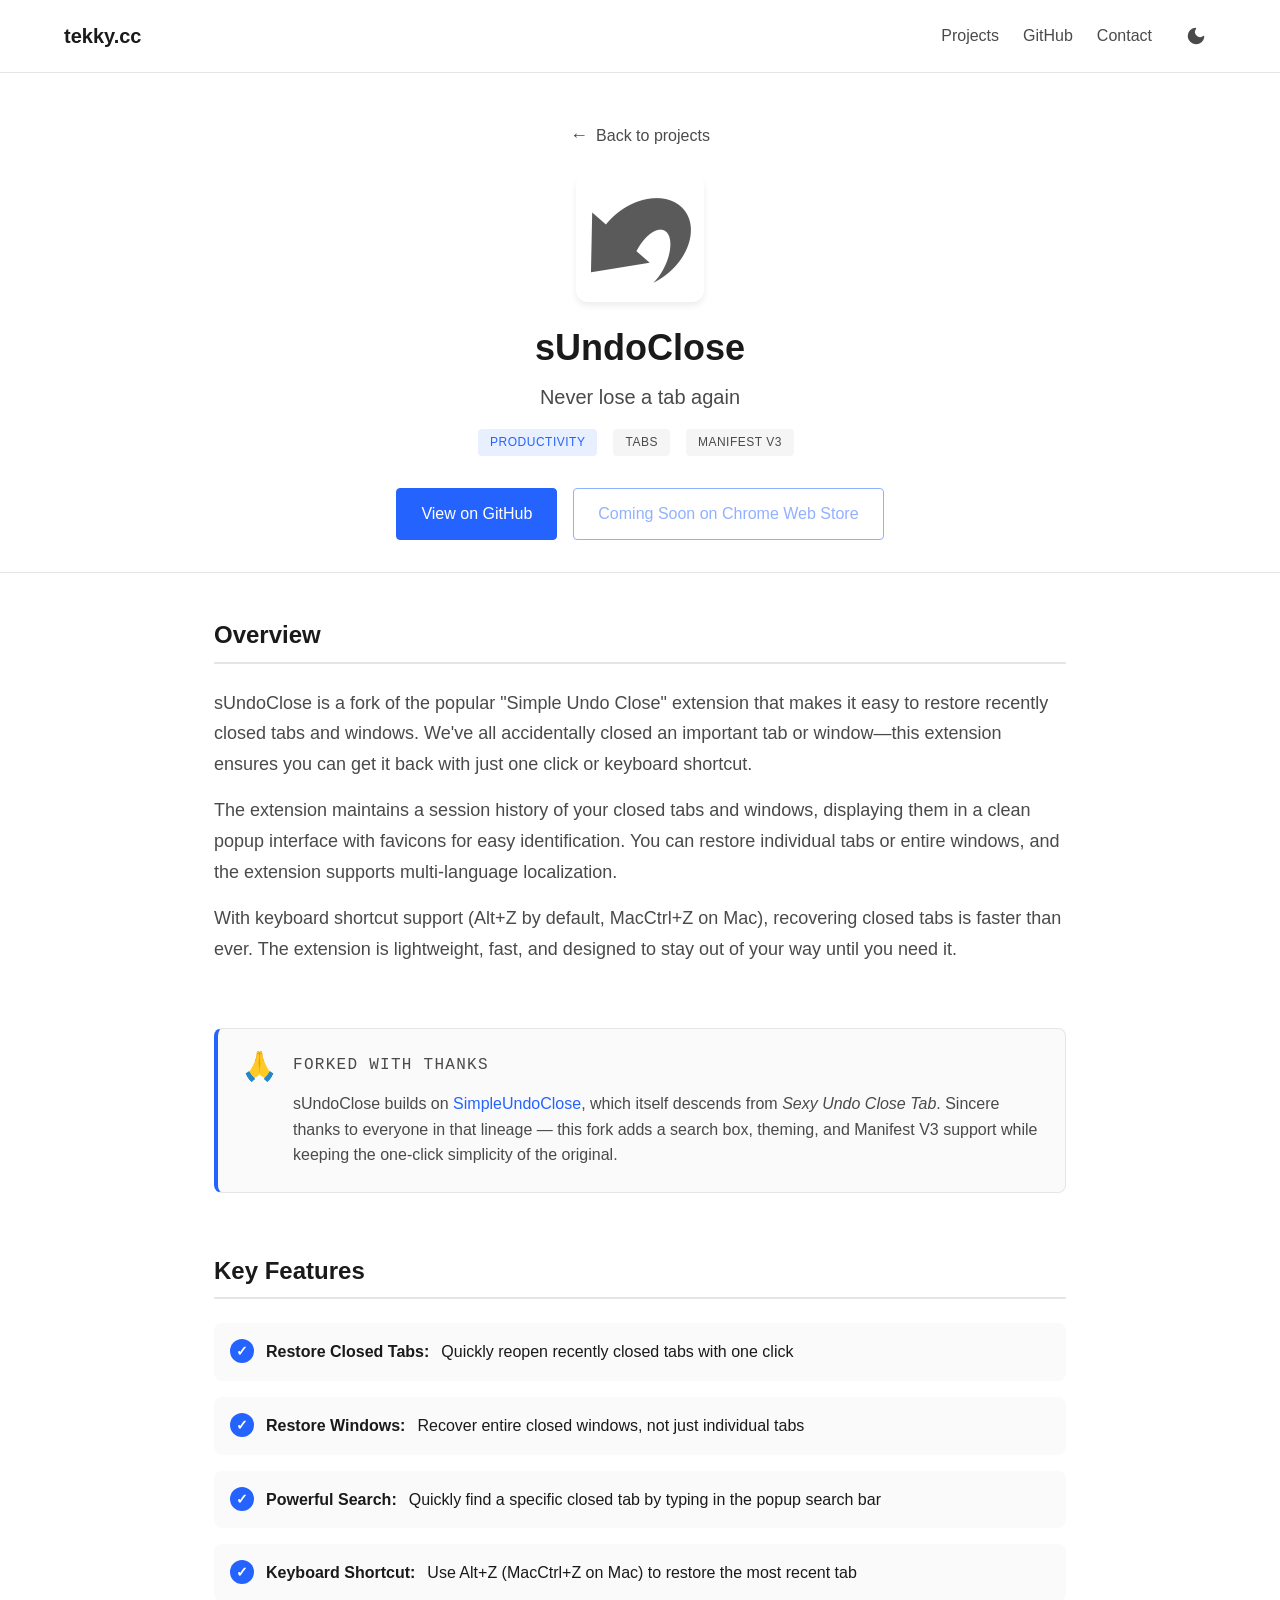
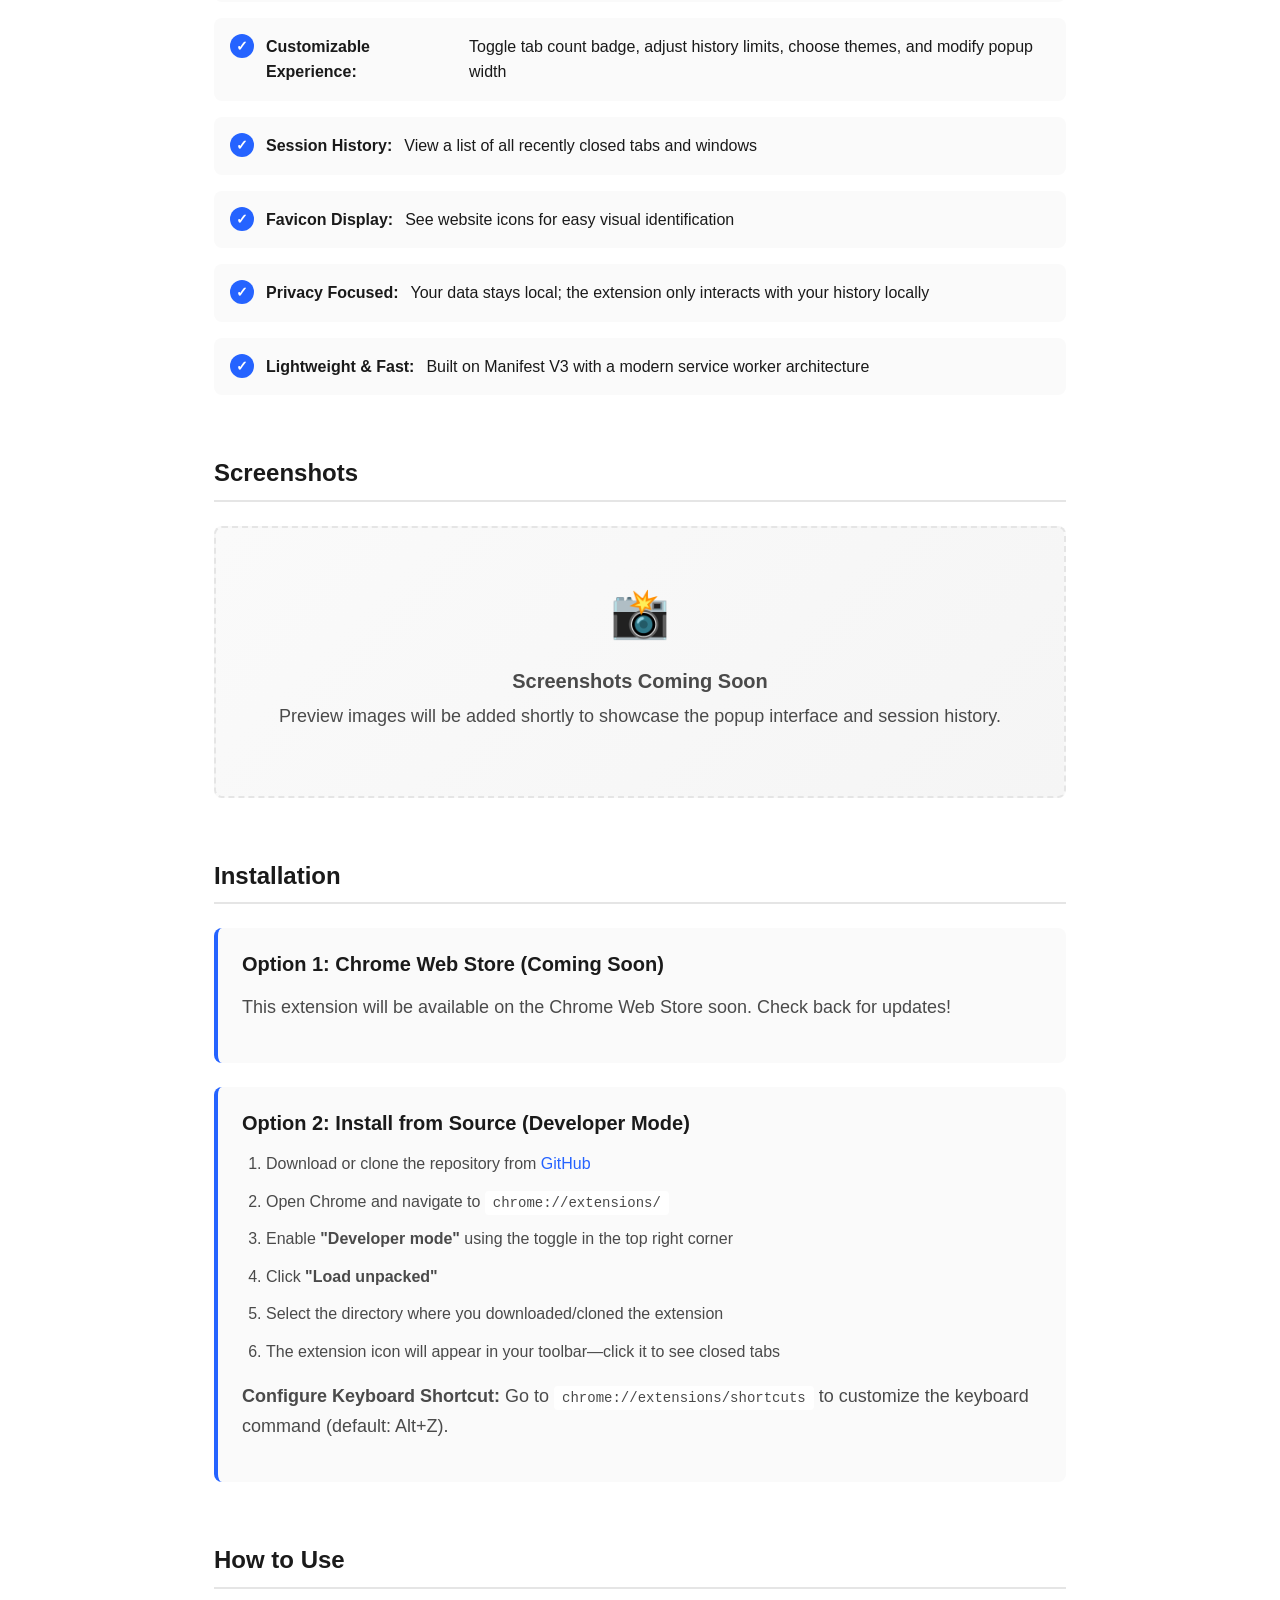
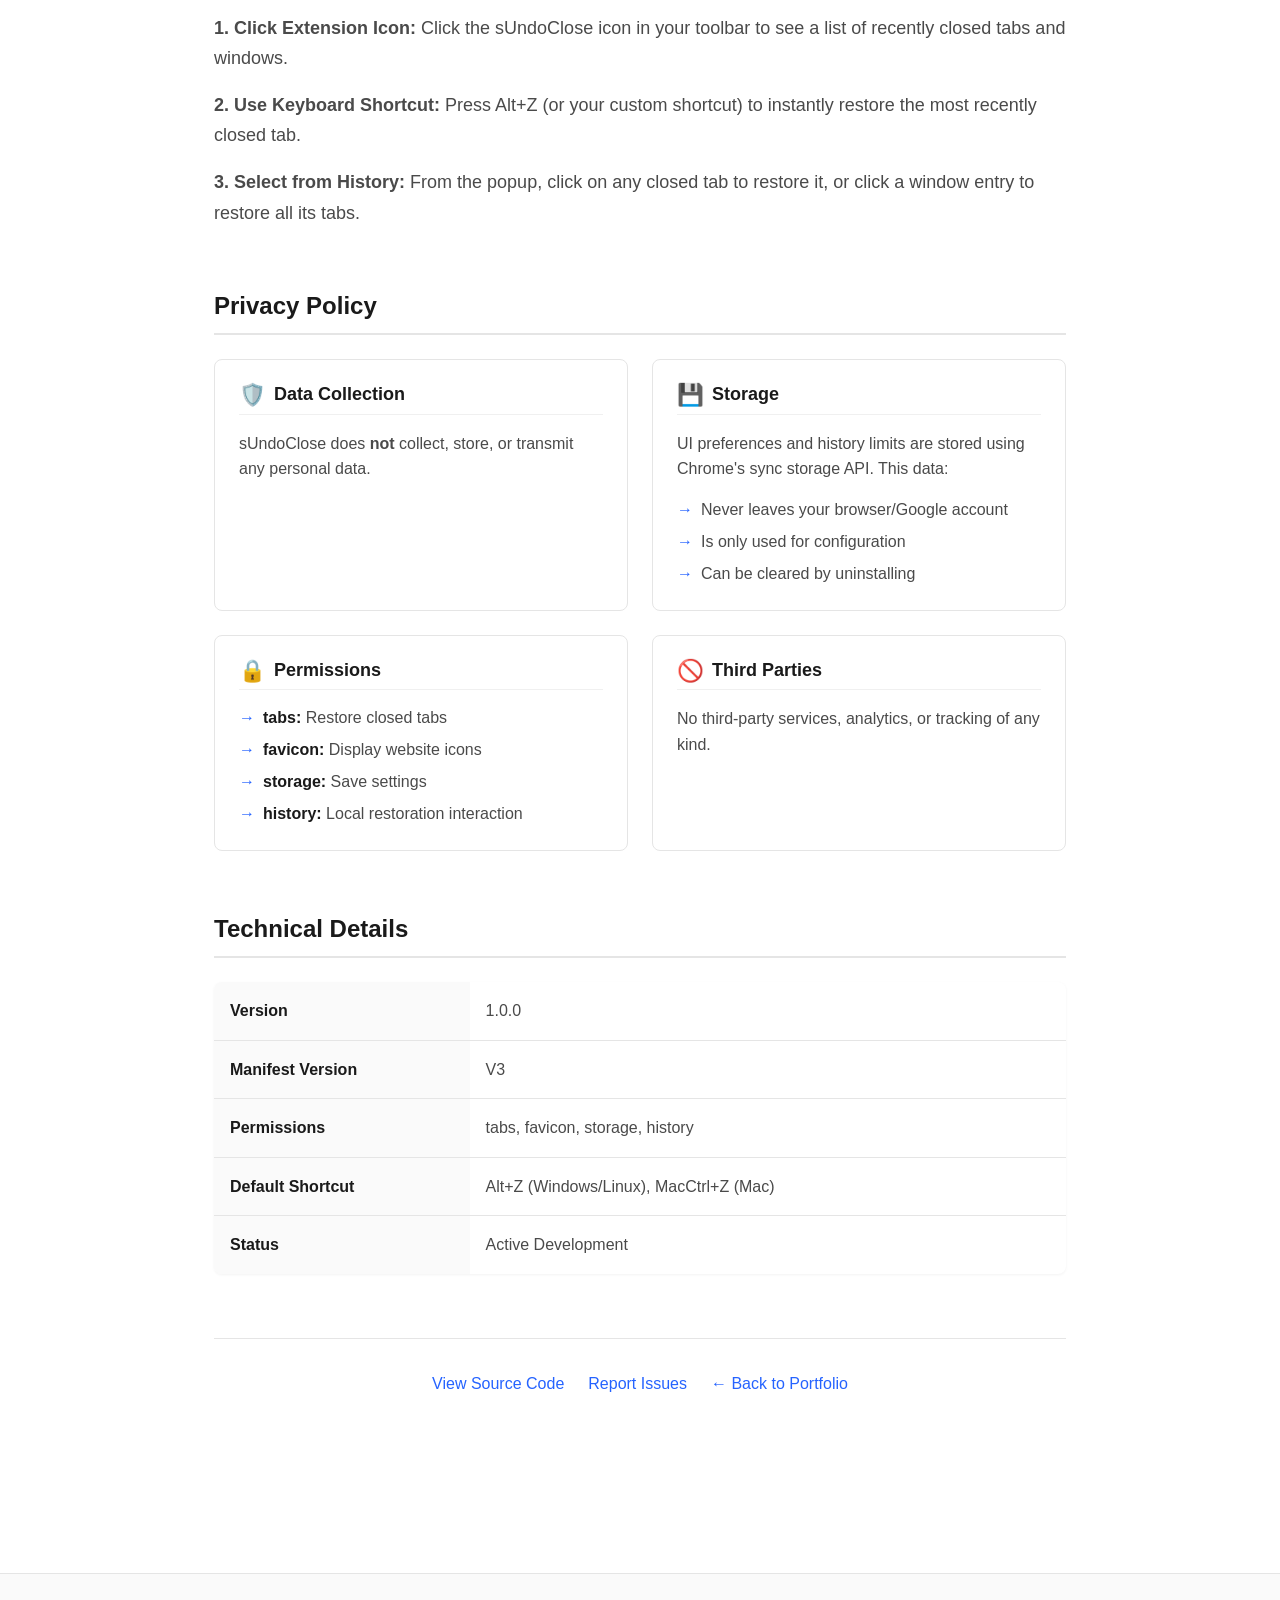
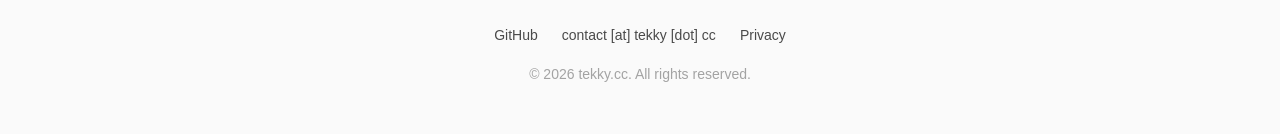
<file: extensions/sundoclose.html>
<!DOCTYPE html>
<html lang="en">

<head>
  <meta charset="UTF-8">
  <meta name="viewport" content="width=device-width, initial-scale=1.0">
  <meta http-equiv="Content-Security-Policy"
    content="default-src 'self'; script-src 'self' https://static.cloudflareinsights.com; style-src 'self' 'unsafe-inline'; img-src 'self' data: https:; font-src 'self'; connect-src 'self' https://cloudflareinsights.com; frame-ancestors 'none'; base-uri 'self'; form-action 'self';">

  <title>sUndoClose - Chrome Extension | tekky.cc</title>
  <meta name="description"
    content="Quickly restore recently closed tabs and windows with keyboard shortcuts. Never lose an important tab again.">

  <link rel="icon" type="image/png" sizes="32x32" href="../assets/images/favicon-32x32.png">
  <link rel="apple-touch-icon" sizes="180x180" href="../assets/images/apple-touch-icon.png">
  <link rel="stylesheet" href="../assets/css/main.css">
  <link rel="stylesheet" href="../assets/css/extension.css">
  <link rel="canonical" href="https://tekky.cc/extensions/sundoclose.html">
</head>

<body>

  <nav class="nav">
    <div class="nav-container">
      <a href="../" class="nav-brand">tekky.cc</a>
      <button class="nav-toggle" aria-label="Toggle navigation" aria-expanded="false">
        <span class="nav-toggle-icon"></span>
      </button>
      <ul class="nav-links">
        <li><a href="../#projects" class="nav-link">Projects</a></li>
        <li><a href="https://github.com/luisf371" class="nav-link" target="_blank"
            rel="noopener noreferrer">GitHub</a></li>
        <li><a href="../#contact" class="nav-link">Contact</a></li>
        <li>
          <button id="theme-toggle" class="theme-toggle" aria-label="Switch to dark mode">
            <svg class="theme-icon theme-icon-moon" xmlns="http://www.w3.org/2000/svg" viewBox="0 0 24 24">
              <path d="M21 12.79A9 9 0 1 1 11.21 3 7 7 0 0 0 21 12.79z" />
            </svg>
            <svg class="theme-icon theme-icon-sun" xmlns="http://www.w3.org/2000/svg" viewBox="0 0 24 24">
              <circle cx="12" cy="12" r="5" />
              <line x1="12" y1="1" x2="12" y2="3" />
              <line x1="12" y1="21" x2="12" y2="23" />
              <line x1="4.22" y1="4.22" x2="5.64" y2="5.64" />
              <line x1="18.36" y1="18.36" x2="19.78" y2="19.78" />
              <line x1="1" y1="12" x2="3" y2="12" />
              <line x1="21" y1="12" x2="23" y2="12" />
              <line x1="4.22" y1="19.78" x2="5.64" y2="18.36" />
              <line x1="18.36" y1="5.64" x2="19.78" y2="4.22" />
            </svg>
          </button>
        </li>
      </ul>
    </div>
  </nav>

  <header class="extension-header">
    <div class="container">
      <a href="../#projects" class="back-link">Back to projects</a>

      <div class="extension-header-content">
        <img src="../assets/images/icons/sundoclose.png" alt="sUndoClose icon" class="extension-header-icon">

        <div class="extension-header-info">
          <h1 class="extension-title">sUndoClose</h1>
          <p class="extension-tagline">Never lose a tab again</p>

          <div class="extension-meta">
            <span class="tag tag-primary">Productivity</span>
            <span class="tag">Tabs</span>
            <span class="tag">Manifest V3</span>
          </div>

          <div class="extension-actions">
            <a href="https://github.com/luisf371/sUndoClose" class="btn btn-primary" target="_blank"
              rel="noopener noreferrer">View on GitHub</a>
            <button class="btn btn-secondary" disabled>Coming Soon on Chrome Web Store</button>
          </div>
        </div>
      </div>
    </div>
  </header>

  <main class="extension-content">

    <section class="content-section">
      <h2 class="section-heading">Overview</h2>
      <p>
        sUndoClose is a fork of the popular "Simple Undo Close" extension that makes it easy to restore recently
        closed tabs and windows. We've all accidentally closed an important tab or window—this extension ensures you can
        get it back with just one click or keyboard shortcut.
      </p>
      <p>
        The extension maintains a session history of your closed tabs and windows, displaying them in a clean popup
        interface with favicons for easy identification. You can restore individual tabs or entire windows, and the
        extension supports multi-language localization.
      </p>
      <p>
        With keyboard shortcut support (Alt+Z by default, MacCtrl+Z on Mac), recovering closed tabs is faster than ever.
        The extension is lightweight, fast, and designed to stay out of your way until you need it.
      </p>
    </section>

    <!-- Fork Credit -->
    <section class="content-section">
      <div class="fork-credit">
        <span class="fork-credit-icon" aria-hidden="true">🙏</span>
        <div class="fork-credit-body">
          <p class="fork-credit-label">Forked with thanks</p>
          <p>
            sUndoClose builds on <a href="https://chromewebstore.google.com/detail/simpleundoclose/plmkckmepaemlbdcihcfiffecmmnofil"
              target="_blank" rel="noopener noreferrer">SimpleUndoClose</a>, which itself descends from
            <em>Sexy Undo Close Tab</em>. Sincere thanks to everyone in that lineage — this fork adds a search box,
            theming, and Manifest V3 support while keeping the one-click simplicity of the original.
          </p>
        </div>
      </div>
    </section>

    <section class="content-section">
      <h2 class="section-heading">Key Features</h2>
      <ul class="features-list">
        <li><strong>Restore Closed Tabs:</strong> Quickly reopen recently closed tabs with one click</li>
        <li><strong>Restore Windows:</strong> Recover entire closed windows, not just individual tabs</li>
        <li><strong>Powerful Search:</strong> Quickly find a specific closed tab by typing in the popup search bar</li>
        <li><strong>Keyboard Shortcut:</strong> Use Alt+Z (MacCtrl+Z on Mac) to restore the most recent tab</li>
        <li><strong>Customizable Experience:</strong> Toggle tab count badge, adjust history limits, choose themes, and
          modify popup width</li>
        <li><strong>Session History:</strong> View a list of all recently closed tabs and windows</li>
        <li><strong>Favicon Display:</strong> See website icons for easy visual identification</li>
        <li><strong>Privacy Focused:</strong> Your data stays local; the extension only interacts with your history
          locally</li>
        <li><strong>Lightweight & Fast:</strong> Built on Manifest V3 with a modern service worker architecture</li>
      </ul>
    </section>

    <section class="content-section">
      <h2 class="section-heading">Screenshots</h2>
      <div class="screenshot-placeholder">
        <div class="screenshot-placeholder-icon">📸</div>
        <h3 class="screenshot-placeholder-title">Screenshots Coming Soon</h3>
        <p class="screenshot-placeholder-text">
          Preview images will be added shortly to showcase the popup interface and session history.
        </p>
      </div>
    </section>

    <section class="content-section">
      <h2 class="section-heading">Installation</h2>

      <div class="installation-methods">
        <div class="installation-method">
          <h3>Option 1: Chrome Web Store (Coming Soon)</h3>
          <p>This extension will be available on the Chrome Web Store soon. Check back for updates!</p>
        </div>

        <div class="installation-method">
          <h3>Option 2: Install from Source (Developer Mode)</h3>
          <ol>
            <li>Download or clone the repository from <a href="https://github.com/luisf371/sUndoClose"
                target="_blank" rel="noopener noreferrer">GitHub</a></li>
            <li>Open Chrome and navigate to <code>chrome://extensions/</code></li>
            <li>Enable <strong>"Developer mode"</strong> using the toggle in the top right corner</li>
            <li>Click <strong>"Load unpacked"</strong></li>
            <li>Select the directory where you downloaded/cloned the extension</li>
            <li>The extension icon will appear in your toolbar—click it to see closed tabs</li>
          </ol>
          <p style="margin-top: 1rem;">
            <strong>Configure Keyboard Shortcut:</strong> Go to <code>chrome://extensions/shortcuts</code> to customize
            the keyboard command (default: Alt+Z).
          </p>
        </div>
      </div>
    </section>

    <section class="content-section">
      <h2 class="section-heading">How to Use</h2>
      <p>
        <strong>1. Click Extension Icon:</strong> Click the sUndoClose icon in your toolbar to see a list of
        recently closed tabs and windows.
      </p>
      <p>
        <strong>2. Use Keyboard Shortcut:</strong> Press Alt+Z (or your custom shortcut) to instantly restore the most
        recently closed tab.
      </p>
      <p>
        <strong>3. Select from History:</strong> From the popup, click on any closed tab to restore it, or click a
        window entry to restore all its tabs.
      </p>
    </section>

    <section class="content-section" id="privacy-policy">
      <h2 class="section-heading">Privacy Policy</h2>
      <div class="privacy-grid">
        <div class="privacy-card">
          <h3><span class="privacy-icon">🛡️</span> Data Collection</h3>
          <p>sUndoClose does <strong>not</strong> collect, store, or transmit any personal data.</p>
        </div>

        <div class="privacy-card">
          <h3><span class="privacy-icon">💾</span> Storage</h3>
          <p>
            UI preferences and history limits are stored using Chrome's sync storage API. This data:
          </p>
          <ul>
            <li>Never leaves your browser/Google account</li>
            <li>Is only used for configuration</li>
            <li>Can be cleared by uninstalling</li>
          </ul>
        </div>

        <div class="privacy-card">
          <h3><span class="privacy-icon">🔒</span> Permissions</h3>
          <ul>
            <li><strong>tabs:</strong> Restore closed tabs</li>
            <li><strong>favicon:</strong> Display website icons</li>
            <li><strong>storage:</strong> Save settings</li>
            <li><strong>history:</strong> Local restoration interaction</li>
          </ul>
        </div>

        <div class="privacy-card">
          <h3><span class="privacy-icon">🚫</span> Third Parties</h3>
          <p>No third-party services, analytics, or tracking of any kind.</p>
        </div>
      </div>
    </section>

    <section class="content-section">
      <h2 class="section-heading">Technical Details</h2>
      <table class="technical-table">
        <tr>
          <td>Version</td>
          <td>1.0.0</td>
        </tr>
        <tr>
          <td>Manifest Version</td>
          <td>V3</td>
        </tr>
        <tr>
          <td>Permissions</td>
          <td>tabs, favicon, storage, history</td>
        </tr>
        <tr>
          <td>Default Shortcut</td>
          <td>Alt+Z (Windows/Linux), MacCtrl+Z (Mac)</td>
        </tr>
        <tr>
          <td>Status</td>
          <td>Active Development</td>
        </tr>
      </table>
    </section>

    <footer class="extension-footer">
      <a href="https://github.com/luisf371/sUndoClose" target="_blank" rel="noopener noreferrer">View Source
        Code</a>
      <a href="https://github.com/luisf371/sUndoClose/issues" target="_blank"
        rel="noopener noreferrer">Report Issues</a>
      <a href="../">← Back to Portfolio</a>
    </footer>

  </main>

  <footer class="footer">
    <div class="container">
      <div class="footer-content">
        <ul class="footer-links">
          <li><a href="https://github.com/luisf371" class="footer-link" target="_blank"
              rel="noopener noreferrer">GitHub</a></li>
          <li><button class="footer-link" id="email-link" type="button">contact [at] tekky [dot] cc</button></li>
          <li><a href="#privacy-policy" class="footer-link">Privacy</a></li>
        </ul>
        <p class="footer-copyright">&copy; 2026 tekky.cc. All rights reserved.</p>
      </div>
    </div>
  </footer>

  <script src="../assets/js/main.js"></script>

</body>

</html>
</file>
<file: assets/css/main.css>
/* ============================================
   tekky.cc - Main CSS Design System
   Modern, minimal, professional styling
   ============================================ */

/* ============================================
   CSS Reset & Base Styles
   ============================================ */

*,
*::before,
*::after {
  box-sizing: border-box;
  margin: 0;
  padding: 0;
}

html {
  font-size: 16px;
  scroll-behavior: smooth;
  -webkit-font-smoothing: antialiased;
  -moz-osx-font-smoothing: grayscale;
  overflow-x: hidden;
  /* Ensure horizontal scroll is prevented at the root */
}

body {
  font-family: var(--font-sans);
  font-size: var(--text-base);
  line-height: 1.6;
  color: var(--text-primary);
  background-color: var(--bg-primary);
  transition: background-color 0.3s ease, color 0.3s ease;
  overflow-x: hidden;
  /* Prevent horizontal scrolling from off-screen menus */
}

/* ============================================
   CSS Custom Properties (Design Tokens)
   ============================================ */

:root {
  /* Typography */
  --font-sans: -apple-system, BlinkMacSystemFont, "Segoe UI", Roboto, "Helvetica Neue", Arial, sans-serif;
  --font-mono: "SF Mono", Monaco, "Cascadia Code", "Courier New", monospace;

  /* Font Sizes */
  --text-xs: 0.75rem;
  /* 12px */
  --text-sm: 0.875rem;
  /* 14px */
  --text-base: 1rem;
  /* 16px */
  --text-lg: 1.125rem;
  /* 18px */
  --text-xl: 1.25rem;
  /* 20px */
  --text-2xl: 1.5rem;
  /* 24px */
  --text-3xl: 1.875rem;
  /* 30px */
  --text-4xl: 2.25rem;
  /* 36px */
  --text-5xl: 3rem;
  /* 48px */

  /* Colors - Light Mode (Professional Blue Theme) */
  --bg-primary: #ffffff;
  --bg-secondary: #fafafa;
  --bg-tertiary: #f5f5f5;
  --bg-card: #ffffff;

  --text-primary: #1a1a1a;
  --text-secondary: #4a4a4a;
  --text-tertiary: #737373;
  --text-muted: #a3a3a3;

  --accent: #2563ff;
  --accent-hover: #1a4fd6;
  --accent-light: #e8efff;

  --border: #e5e5e5;
  --border-light: #f0f0f0;

  --shadow-sm: 0 1px 3px rgba(0, 0, 0, 0.05);
  --shadow-md: 0 4px 6px rgba(0, 0, 0, 0.07);
  --shadow-lg: 0 10px 15px rgba(0, 0, 0, 0.1);
  --shadow-hover: 0 20px 25px rgba(0, 0, 0, 0.1);

  /* Semantic Colors */
  --success: #10b981;
  --warning: #f59e0b;
  --error: #ef4444;
  --info: #0070f3;

  /* Spacing Scale */
  --space-1: 0.25rem;
  /* 4px */
  --space-2: 0.5rem;
  /* 8px */
  --space-3: 0.75rem;
  /* 12px */
  --space-4: 1rem;
  /* 16px */
  --space-5: 1.25rem;
  /* 20px */
  --space-6: 1.5rem;
  /* 24px */
  --space-8: 2rem;
  /* 32px */
  --space-12: 3rem;
  /* 48px */
  --space-16: 4rem;
  /* 64px */
  --space-20: 5rem;
  /* 80px */
  --space-24: 6rem;
  /* 96px */

  /* Layout */
  --container-max: 1200px;
  --container-padding: 1.5rem;
  --container-padding-lg: 3rem;

  /* Border Radius */
  --radius-sm: 0.25rem;
  /* 4px */
  --radius-md: 0.5rem;
  /* 8px */
  --radius-lg: 0.75rem;
  /* 12px */

  /* Transitions */
  --transition-fast: 150ms ease;
  --transition-base: 200ms ease;
  --transition-slow: 300ms ease;

  /* Z-index */
  --z-dropdown: 1000;
  --z-sticky: 1020;
  --z-fixed: 1030;
  --z-modal: 1040;
  --z-popover: 1050;
  --z-tooltip: 1060;
}

/* Dark Mode Colors */
[data-theme="dark"] {
  /* Backgrounds - Dark Mode */
  --bg-primary: #0a0a0a;
  --bg-secondary: #141414;
  --bg-tertiary: #1a1a1a;
  --bg-card: #141414;

  /* Text - Dark Mode */
  --text-primary: #ffffff;
  --text-secondary: #b4b4b4;
  --text-tertiary: #8a8a8a;
  --text-muted: #6a6a6a;

  /* Accent - Brighter blue for dark mode */
  --accent: #3291ff;
  --accent-hover: #5aa7ff;
  --accent-light: #1a2332;

  /* Borders - Dark Mode */
  --border: #2a2a2a;
  --border-light: #1f1f1f;

  /* Shadows - More prominent in dark mode */
  --shadow-sm: 0 1px 3px rgba(0, 0, 0, 0.3);
  --shadow-md: 0 4px 6px rgba(0, 0, 0, 0.4);
  --shadow-lg: 0 10px 15px rgba(0, 0, 0, 0.5);
  --shadow-hover: 0 20px 25px rgba(0, 0, 0, 0.6);

  /* Semantic Colors - Adjusted for dark mode */
  --success: #34d399;
  --warning: #fbbf24;
  --error: #f87171;
  --info: #3291ff;
}

/* ============================================
   Typography
   ============================================ */

h1,
h2,
h3,
h4,
h5,
h6 {
  font-weight: 600;
  line-height: 1.2;
  color: var(--text-primary);
  margin-bottom: var(--space-4);
}

h1 {
  font-size: var(--text-5xl);
}

h2 {
  font-size: var(--text-3xl);
}

h3 {
  font-size: var(--text-2xl);
}

h4 {
  font-size: var(--text-xl);
}

h5 {
  font-size: var(--text-lg);
}

h6 {
  font-size: var(--text-base);
}

p {
  margin-bottom: var(--space-4);
  color: var(--text-secondary);
}

a {
  color: var(--accent);
  text-decoration: none;
  transition: color var(--transition-fast);
}

a:hover {
  color: var(--accent-hover);
  text-decoration: underline;
}

code {
  font-family: var(--font-mono);
  font-size: 0.9em;
  padding: 0.2em 0.4em;
  background-color: var(--bg-tertiary);
  border-radius: var(--radius-sm);
}

/* ============================================
   Container & Layout
   ============================================ */

.container {
  max-width: var(--container-max);
  margin: 0 auto;
  padding: 0 var(--container-padding);
}

@media (min-width: 1024px) {
  .container {
    padding: 0 var(--container-padding-lg);
  }
}

.section {
  padding: var(--space-16) 0;
}

@media (min-width: 768px) {
  .section {
    padding: var(--space-24) 0;
  }
}

/* ============================================
   Buttons
   ============================================ */

.btn {
  display: inline-block;
  padding: var(--space-3) var(--space-6);
  font-size: var(--text-base);
  font-weight: 500;
  text-align: center;
  text-decoration: none;
  border: 1px solid transparent;
  border-radius: var(--radius-sm);
  cursor: pointer;
  transition: all var(--transition-base);
  font-family: var(--font-sans);
}

.btn-primary {
  background-color: var(--accent);
  color: #ffffff;
  border-color: var(--accent);
}

.btn-primary:hover {
  background-color: var(--accent-hover);
  border-color: var(--accent-hover);
  text-decoration: none;
  transform: translateY(-1px);
  box-shadow: var(--shadow-md);
}

.btn-secondary {
  background-color: transparent;
  color: var(--accent);
  border-color: var(--accent);
}

.btn-secondary:hover {
  background-color: var(--accent-light);
  text-decoration: none;
  transform: translateY(-1px);
}

.btn-ghost {
  background-color: transparent;
  color: var(--text-secondary);
  border-color: var(--border);
}

.btn-ghost:hover {
  background-color: var(--bg-secondary);
  border-color: var(--text-tertiary);
  text-decoration: none;
}

.btn:disabled,
.btn[disabled] {
  opacity: 0.5;
  cursor: not-allowed;
  pointer-events: none;
}

/* ============================================
   Cards
   ============================================ */

.card {
  background-color: var(--bg-card);
  border: 1px solid var(--border);
  border-radius: var(--radius-md);
  padding: var(--space-6);
  transition: all var(--transition-base);
}

.card:hover {
  box-shadow: var(--shadow-lg);
  transform: translateY(-2px);
  border-color: var(--border-light);
}

.card-title {
  font-size: var(--text-xl);
  font-weight: 600;
  margin-bottom: var(--space-2);
  color: var(--text-primary);
}

.card-description {
  font-size: var(--text-base);
  color: var(--text-secondary);
  margin-bottom: var(--space-4);
}

/* ============================================
   Tags / Badges
   ============================================ */

.tag {
  display: inline-block;
  padding: var(--space-1) var(--space-3);
  font-size: var(--text-xs);
  font-weight: 500;
  text-transform: uppercase;
  letter-spacing: 0.5px;
  border-radius: var(--radius-sm);
  background-color: var(--bg-tertiary);
  color: var(--text-secondary);
  margin-right: var(--space-2);
  margin-bottom: var(--space-2);
}

.tag-primary {
  background-color: var(--accent-light);
  color: var(--accent);
}

.tag-success {
  background-color: #d1fae5;
  color: var(--success);
}

.tag-warning {
  background-color: #fef3c7;
  color: var(--warning);
}

/* ============================================
   Navigation
   ============================================ */

.nav {
  background-color: var(--bg-primary);
  border-bottom: 1px solid var(--border);
  position: sticky;
  top: 0;
  z-index: var(--z-sticky);
  backdrop-filter: blur(8px);
}

/* Light mode nav backdrop */
:root .nav {
  background-color: rgba(255, 255, 255, 0.9);
}

/* Dark mode nav backdrop */
[data-theme="dark"] .nav {
  background-color: rgba(10, 10, 10, 0.9);
}

.nav-container {
  display: flex;
  justify-content: space-between;
  align-items: center;
  padding: var(--space-4) var(--container-padding);
  max-width: var(--container-max);
  margin: 0 auto;
}

.nav-brand {
  font-size: var(--text-xl);
  font-weight: 600;
  color: var(--text-primary);
  text-decoration: none;
}

.nav-brand:hover {
  color: var(--accent);
  text-decoration: none;
}

.nav-links {
  display: flex;
  list-style: none;
  gap: var(--space-6);
  align-items: center;
}

.nav-link {
  font-size: var(--text-base);
  color: var(--text-secondary);
  text-decoration: none;
  transition: color var(--transition-fast);
}

.nav-link:hover,
.nav-link.active {
  color: var(--accent);
  text-decoration: none;
}

/* Mobile Navigation */
.nav-toggle {
  display: none;
  background: none;
  border: none;
  cursor: pointer;
  padding: var(--space-2);
}

.nav-toggle-icon {
  display: block;
  width: 24px;
  height: 2px;
  background-color: var(--text-primary);
  position: relative;
  transition: background-color var(--transition-fast);
}

.nav-toggle-icon::before,
.nav-toggle-icon::after {
  content: '';
  position: absolute;
  width: 24px;
  height: 2px;
  background-color: var(--text-primary);
  left: 0;
  transition: transform var(--transition-fast);
}

.nav-toggle-icon::before {
  top: -8px;
}

.nav-toggle-icon::after {
  bottom: -8px;
}

@media (max-width: 768px) {
  .nav-toggle {
    display: block;
  }

  .nav-links {
    position: fixed;
    top: 61px;
    right: 0;
    width: 250px;
    /* Reduced width to feel less 'blank' */
    height: calc(100vh - 61px);
    flex-direction: column;
    background-color: var(--bg-primary);
    border-left: 1px solid var(--border);
    padding: var(--space-8) var(--space-6);
    align-items: flex-start;
    transition: transform var(--transition-slow), visibility var(--transition-slow);
    box-shadow: var(--shadow-lg);
    transform: translateX(101%);
    visibility: hidden;
    pointer-events: none;
    z-index: var(--z-fixed);
  }

  .nav-links.active {
    transform: translateX(0);
    visibility: visible;
    pointer-events: auto;
  }

  .nav-link {
    width: 100%;
    /* Make links tap-targets wider but consistent */
    padding: var(--space-2) 0;
  }
}

/* Theme Toggle Button */
.theme-toggle {
  background: none;
  border: none;
  cursor: pointer;
  padding: var(--space-2);
  display: flex;
  align-items: center;
  justify-content: center;
  width: 40px;
  height: 40px;
  border-radius: var(--radius-sm);
  transition: background-color var(--transition-fast);
}

.theme-toggle:hover {
  background-color: var(--bg-secondary);
}

.theme-toggle:focus-visible {
  outline: 2px solid var(--accent);
  outline-offset: 2px;
}

.theme-icon {
  width: 20px;
  height: 20px;
  fill: var(--text-secondary);
  stroke: var(--text-secondary);
  stroke-width: 2;
  stroke-linecap: round;
  stroke-linejoin: round;
  transition: fill var(--transition-fast), stroke var(--transition-fast);
}

.theme-toggle:hover .theme-icon {
  fill: var(--accent);
  stroke: var(--accent);
}

/* Hide/show icons based on theme */
.theme-icon-sun {
  display: none;
}

.theme-icon-moon {
  display: block;
}

[data-theme="dark"] .theme-icon-sun {
  display: block;
}

[data-theme="dark"] .theme-icon-moon {
  display: none;
}

/* ============================================
   Footer
   ============================================ */

.footer {
  background-color: var(--bg-secondary);
  border-top: 1px solid var(--border);
  padding: var(--space-12) 0 var(--space-8);
  margin-top: var(--space-24);
}

.footer-content {
  text-align: center;
}

.footer-links {
  display: flex;
  justify-content: center;
  gap: var(--space-6);
  list-style: none;
  margin-bottom: var(--space-4);
  flex-wrap: wrap;
}

.footer-link {
  font-size: var(--text-sm);
  color: var(--text-secondary);
  text-decoration: none;
}

/* When the email link is rendered as a <button> for keyboard access,
   strip the native button chrome so it reads as a footer link. */
button.footer-link {
  background: none;
  border: none;
  padding: 0;
  font-family: inherit;
  cursor: pointer;
}

.footer-link:hover {
  color: var(--accent);
}

.footer-copyright {
  font-size: var(--text-sm);
  color: var(--text-muted);
}

/* ============================================
   Utilities
   ============================================ */

.text-center {
  text-align: center;
}

.text-left {
  text-align: left;
}

.text-right {
  text-align: right;
}

.mt-0 {
  margin-top: 0;
}

.mt-2 {
  margin-top: var(--space-2);
}

.mt-4 {
  margin-top: var(--space-4);
}

.mt-6 {
  margin-top: var(--space-6);
}

.mt-8 {
  margin-top: var(--space-8);
}

.mt-12 {
  margin-top: var(--space-12);
}

.mb-0 {
  margin-bottom: 0;
}

.mb-2 {
  margin-bottom: var(--space-2);
}

.mb-4 {
  margin-bottom: var(--space-4);
}

.mb-6 {
  margin-bottom: var(--space-6);
}

.mb-8 {
  margin-bottom: var(--space-8);
}

.mb-12 {
  margin-bottom: var(--space-12);
}

.hidden {
  display: none;
}

/* Screen reader only */
.sr-only {
  position: absolute;
  width: 1px;
  height: 1px;
  padding: 0;
  margin: -1px;
  overflow: hidden;
  clip: rect(0, 0, 0, 0);
  white-space: nowrap;
  border-width: 0;
}

/* ============================================
   Responsive Images
   ============================================ */

img {
  max-width: 100%;
  height: auto;
  display: block;
}

/* ============================================
   Accessibility
   ============================================ */

.skip-link {
  position: absolute;
  top: var(--space-4);
  left: var(--space-4);
  z-index: var(--z-tooltip);
  padding: var(--space-3) var(--space-4);
  background-color: var(--bg-card);
  color: var(--accent);
  font-weight: 600;
  text-decoration: none;
  border-radius: var(--radius-sm);
  box-shadow: var(--shadow-lg);
  opacity: 0;
  pointer-events: none;
  transition: opacity var(--transition-fast), transform var(--transition-fast);
}

.skip-link:focus {
  opacity: 1;
  pointer-events: auto;
  outline: 2px solid var(--accent);
  outline-offset: 2px;
}

:focus-visible {
  outline: 2px solid var(--accent);
  outline-offset: 2px;
}

/* Reduce motion for users who prefer it */
@media (prefers-reduced-motion: reduce) {

  *,
  *::before,
  *::after {
    animation-duration: 0.01ms !important;
    animation-iteration-count: 1 !important;
    transition-duration: 0.01ms !important;
    scroll-behavior: auto !important;
  }
}
</file>
<file: assets/css/home.css>
/* ============================================
   tekky.cc - Homepage Styles
   Engineering / terminal-inspired: monospace micro-labels,
   hairline rules, one accent. Not another gradient-and-glass
   clone.
   ============================================ */

/* ---- shared building blocks -------------------------------------------- */

.kicker {
  font-family: var(--font-mono);
  font-size: var(--text-sm);
  letter-spacing: 0.02em;
  color: var(--accent);
  margin-bottom: var(--space-3);
  text-transform: none;
}

.section-block {
  padding: var(--space-24) 0;
  border-top: 1px solid var(--border);
}

.section-block--alt {
  background-color: var(--bg-secondary);
}

.block-head {
  max-width: 640px;
  margin-bottom: var(--space-12);
}

.block-title {
  font-size: var(--text-3xl);
  font-weight: 700;
  letter-spacing: -0.02em;
  margin-bottom: var(--space-3);
}

.block-sub {
  font-size: var(--text-lg);
  color: var(--text-secondary);
  margin-bottom: 0;
}

/* Reveal-on-scroll (progressive enhancement; JS adds .is-visible).
   Only the hidden state is styled here: once a card is visible these rules
   stop matching, so the cards' own :hover lift and transitions apply. */
.js-enabled .reveal:not(.is-visible) {
  opacity: 0;
  transform: translateY(18px);
}

/* ---- hero -------------------------------------------------------------- */

.hero {
  position: relative;
  padding: var(--space-20) 0;
  overflow: hidden;
  background-color: var(--bg-primary);
}

/* faint blueprint grid — subtle, not shouty */
.hero-grid-bg {
  position: absolute;
  inset: 0;
  background-image:
    linear-gradient(to right, var(--border) 1px, transparent 1px),
    linear-gradient(to bottom, var(--border) 1px, transparent 1px);
  background-size: 56px 56px;
  -webkit-mask-image: radial-gradient(ellipse 80% 70% at 50% 0%, #000 0%, transparent 75%);
  mask-image: radial-gradient(ellipse 80% 70% at 50% 0%, #000 0%, transparent 75%);
  opacity: 0.6;
  pointer-events: none;
}

/* No max-width here: the container's left edge must line up with the sections
   below. Line length is capped on the title/subtitle instead. */
.hero-inner {
  position: relative;
  z-index: 1;
}

.hero-title {
  font-size: clamp(2.25rem, 6vw, 3.75rem);
  font-weight: 700;
  line-height: 1.05;
  letter-spacing: -0.03em;
  margin-bottom: var(--space-6);
  max-width: 22ch;
  text-wrap: balance;
}

.hero-subtitle {
  font-size: var(--text-lg);
  color: var(--text-secondary);
  max-width: 60ch;
  margin-bottom: 0;
}

@media (min-width: 768px) {
  .hero-subtitle {
    font-size: var(--text-xl);
  }
}

.btn-row {
  display: flex;
  gap: var(--space-4);
  flex-wrap: wrap;
}

/* ---- card shared bits -------------------------------------------------- */

.card-cat {
  font-family: var(--font-mono);
  font-size: var(--text-xs);
  letter-spacing: 0.04em;
  color: var(--text-tertiary);
  text-transform: uppercase;
}

.card-title {
  font-size: var(--text-xl);
  font-weight: 700;
  letter-spacing: -0.01em;
  margin-bottom: var(--space-2);
}

.card-title a {
  color: var(--text-primary);
  text-decoration: none;
}

.card-title a:hover {
  color: var(--accent);
  text-decoration: none;
}

.card-desc {
  font-size: var(--text-base);
  color: var(--text-secondary);
  line-height: 1.6;
  margin-bottom: var(--space-4);
}

.tag-row {
  display: flex;
  flex-wrap: wrap;
  gap: var(--space-2);
  margin-bottom: var(--space-5);
}

.card-actions {
  display: flex;
  align-items: center;
  justify-content: flex-end;
  margin-top: auto;
}

.card-link {
  font-family: var(--font-mono);
  font-size: var(--text-sm);
  font-weight: 500;
  color: var(--accent);
  text-decoration: none;
}

.card-link::after {
  content: ' →';
  display: inline-block;
  transition: transform var(--transition-fast);
}

.card-link:hover {
  text-decoration: none;
}

.card-link:hover::after {
  transform: translateX(3px);
}

/* ---- filter bar -------------------------------------------------------- */

.filter-bar {
  display: flex;
  flex-wrap: wrap;
  gap: var(--space-2);
  margin-bottom: var(--space-8);
}

.filter-btn {
  font-family: var(--font-mono);
  font-size: var(--text-sm);
  color: var(--text-secondary);
  background-color: transparent;
  border: 1px solid var(--border);
  border-radius: var(--radius-md);
  padding: var(--space-2) var(--space-4);
  cursor: pointer;
  transition: all var(--transition-fast);
}

.filter-btn:hover {
  border-color: var(--accent);
  color: var(--accent);
}

.filter-btn.is-active {
  background-color: var(--accent);
  border-color: var(--accent);
  color: #fff;
}

/* ---- project grid ------------------------------------------------------ */

.project-grid {
  display: grid;
  grid-template-columns: 1fr;
  gap: var(--space-6);
}

@media (min-width: 640px) {
  .project-grid {
    grid-template-columns: repeat(2, 1fr);
  }
}

@media (min-width: 1000px) {
  .project-grid {
    grid-template-columns: repeat(3, 1fr);
  }
}

.project-card {
  display: flex;
  flex-direction: column;
  background-color: var(--bg-card);
  border: 1px solid var(--border);
  border-radius: var(--radius-lg);
  padding: var(--space-6);
  transition: opacity 0.5s ease, transform var(--transition-slow), box-shadow var(--transition-base), border-color var(--transition-base);
}

.project-card:hover {
  transform: translateY(-3px);
  box-shadow: var(--shadow-lg);
  border-color: var(--accent);
}

.project-card.is-hidden {
  display: none;
}

.project-card-top {
  display: flex;
  align-items: center;
  gap: var(--space-4);
  margin-bottom: var(--space-4);
}

.project-icon {
  width: 48px;
  height: 48px;
  border-radius: var(--radius-md);
  object-fit: contain;
  flex-shrink: 0;
}

/* ---- contact strip ----------------------------------------------------- */

.contact-strip {
  padding: var(--space-24) 0;
  border-top: 1px solid var(--border);
  text-align: center;
}

.contact-strip .kicker {
  display: inline-block;
}

.contact-title {
  font-size: var(--text-3xl);
  font-weight: 700;
  letter-spacing: -0.02em;
  max-width: 20ch;
  margin: 0 auto var(--space-4);
}

.contact-sub {
  font-size: var(--text-lg);
  color: var(--text-secondary);
  max-width: 50ch;
  margin: 0 auto var(--space-8);
}

.contact-strip .btn-row {
  justify-content: center;
}

/* ---- load error / noscript --------------------------------------------- */

.load-error {
  grid-column: 1 / -1;
  padding: var(--space-8);
  text-align: center;
  color: var(--text-secondary);
  border: 1px dashed var(--border);
  border-radius: var(--radius-md);
}

/* ---- brand mark tweaks (used in nav + footer) -------------------------- */

.nav-brand-mark {
  display: inline-flex;
  align-items: center;
  justify-content: center;
  width: 22px;
  height: 22px;
  margin-right: 6px;
  font-family: var(--font-mono);
  font-weight: 700;
  color: #fff;
  background-color: var(--accent);
  border-radius: var(--radius-sm);
  vertical-align: -4px;
}

.nav-brand-dim {
  color: var(--text-tertiary);
}

.footer-brand {
  display: block;
  font-size: var(--text-xl);
  font-weight: 700;
  margin-bottom: var(--space-4);
  color: var(--text-primary);
}
</file>
<file: assets/css/blog.css>
/* ============================================
   tekky.cc - Blog Styles (Placeholder)
   ============================================ */

.blog-placeholder {
  min-height: 60vh;
  display: flex;
  flex-direction: column;
  justify-content: center;
  align-items: center;
  text-align: center;
  padding: var(--space-24) var(--container-padding);
}

.blog-placeholder-icon {
  font-size: 4rem;
  margin-bottom: var(--space-6);
  opacity: 0.5;
}

.blog-placeholder-title {
  font-size: var(--text-4xl);
  font-weight: 700;
  margin-bottom: var(--space-4);
  color: var(--text-primary);
}

.blog-placeholder-text {
  font-size: var(--text-xl);
  color: var(--text-secondary);
  margin-bottom: var(--space-8);
  max-width: 600px;
}

.blog-placeholder-actions {
  display: flex;
  gap: var(--space-4);
  flex-wrap: wrap;
  justify-content: center;
}

/* ============================================
   Blog Index / Listing Page
   ============================================ */

.blog-header {
  padding: var(--space-16) 0 var(--space-8);
  text-align: center;
  border-bottom: 1px solid var(--border);
}

.blog-header-title {
  font-size: var(--text-4xl);
  font-weight: 700;
  margin-bottom: var(--space-4);
  color: var(--text-primary);
}

.blog-header-description {
  font-size: var(--text-lg);
  color: var(--text-secondary);
  max-width: 600px;
  margin: 0 auto;
}

.blog-posts {
  padding: var(--space-12) 0;
}

.blog-posts-grid {
  display: grid;
  grid-template-columns: 1fr;
  gap: var(--space-8);
  margin-bottom: var(--space-8);
}

@media (min-width: 768px) {
  .blog-posts-grid {
    grid-template-columns: repeat(2, 1fr);
  }
}

/* Blog Post Card */
.blog-post-card {
  background-color: var(--bg-card);
  border: 1px solid var(--border);
  border-radius: var(--radius-md);
  padding: var(--space-6);
  transition: all var(--transition-base);
  text-decoration: none;
  display: block;
}

.blog-post-card:hover {
  box-shadow: var(--shadow-lg);
  transform: translateY(-2px);
  border-color: var(--accent-light);
  text-decoration: none;
}

.blog-post-card-meta {
  display: flex;
  align-items: center;
  gap: var(--space-2);
  margin-bottom: var(--space-3);
  font-size: var(--text-sm);
  color: var(--text-tertiary);
}

.blog-post-card-date {
  color: var(--text-tertiary);
}

.blog-post-card-separator {
  color: var(--text-muted);
}

.blog-post-card-read-time {
  color: var(--text-tertiary);
}

.blog-post-card-title {
  font-size: var(--text-2xl);
  font-weight: 600;
  margin-bottom: var(--space-3);
  color: var(--text-primary);
  line-height: 1.3;
}

.blog-post-card-description {
  font-size: var(--text-base);
  color: var(--text-secondary);
  margin-bottom: var(--space-4);
  line-height: 1.6;
}

.blog-post-card-tags {
  display: flex;
  flex-wrap: wrap;
  gap: var(--space-2);
  margin-bottom: var(--space-4);
}

.blog-post-card-read-more {
  display: inline-block;
  color: var(--accent);
  font-weight: 500;
  font-size: var(--text-sm);
}

.blog-post-card-read-more::after {
  content: ' →';
  display: inline-block;
  transition: transform var(--transition-fast);
}

.blog-post-card:hover .blog-post-card-read-more::after {
  transform: translateX(4px);
}

.blog-post-featured {
  border-color: var(--accent);
  background: linear-gradient(135deg, var(--bg-card) 0%, var(--accent-light) 100%);
}

/* ============================================
   Individual Blog Post
   ============================================ */

.blog-post {
  padding: var(--space-12) 0;
}

.post-article {
  max-width: 800px;
  margin: 0 auto;
}

.post-header {
  margin-bottom: var(--space-12);
  padding-bottom: var(--space-8);
  border-bottom: 2px solid var(--border);
}

.post-title {
  font-size: var(--text-4xl);
  font-weight: 700;
  line-height: 1.2;
  margin-bottom: var(--space-4);
  color: var(--text-primary);
}

@media (min-width: 768px) {
  .post-title {
    font-size: var(--text-5xl);
  }
}

.post-meta {
  display: flex;
  align-items: center;
  gap: var(--space-2);
  margin-bottom: var(--space-4);
  font-size: var(--text-base);
  color: var(--text-tertiary);
}

.post-date {
  color: var(--text-tertiary);
}

.post-separator {
  color: var(--text-muted);
}

.post-reading-time {
  color: var(--text-tertiary);
}

.post-tags {
  display: flex;
  flex-wrap: wrap;
  gap: var(--space-2);
}

/* Post Content Styles */
.post-content {
  font-size: var(--text-lg);
  line-height: 1.8;
  color: var(--text-secondary);
}

.post-content .lead {
  font-size: var(--text-xl);
  font-weight: 400;
  color: var(--text-primary);
  margin-bottom: var(--space-8);
  line-height: 1.6;
}

.post-content h2 {
  font-size: var(--text-3xl);
  font-weight: 600;
  color: var(--text-primary);
  margin-top: var(--space-12);
  margin-bottom: var(--space-6);
  line-height: 1.3;
}

.post-content h3 {
  font-size: var(--text-2xl);
  font-weight: 600;
  color: var(--text-primary);
  margin-top: var(--space-8);
  margin-bottom: var(--space-4);
  line-height: 1.3;
}

.post-content h4 {
  font-size: var(--text-xl);
  font-weight: 600;
  color: var(--text-primary);
  margin-top: var(--space-6);
  margin-bottom: var(--space-3);
}

.post-content p {
  margin-bottom: var(--space-6);
}

.post-content ul,
.post-content ol {
  margin-bottom: var(--space-6);
  padding-left: var(--space-8);
}

.post-content li {
  margin-bottom: var(--space-3);
}

.post-content a {
  color: var(--accent);
  text-decoration: underline;
}

.post-content a:hover {
  color: var(--accent-hover);
}

.post-content blockquote {
  border-left: 4px solid var(--accent);
  padding-left: var(--space-6);
  margin: var(--space-8) 0;
  font-style: italic;
  color: var(--text-tertiary);
}

.post-content pre {
  background-color: var(--bg-tertiary);
  border: 1px solid var(--border);
  border-radius: var(--radius-md);
  padding: var(--space-6);
  overflow-x: auto;
  margin: var(--space-6) 0;
}

.post-content code {
  font-family: var(--font-mono);
  font-size: 0.9em;
}

.post-content pre code {
  background-color: transparent;
  padding: 0;
  border-radius: 0;
}

.post-content img {
  max-width: 100%;
  height: auto;
  border-radius: var(--radius-md);
  margin: var(--space-8) 0;
}

/* Post Footer */
.post-footer {
  margin-top: var(--space-12);
  padding-top: var(--space-8);
  border-top: 2px solid var(--border);
}

.post-footer-content {
  text-align: center;
}

.post-footer-content p {
  font-size: var(--text-lg);
  color: var(--text-secondary);
  margin-bottom: var(--space-4);
}

.post-share {
  display: flex;
  gap: var(--space-4);
  justify-content: center;
  flex-wrap: wrap;
}

.btn-sm {
  padding: var(--space-2) var(--space-4);
  font-size: var(--text-sm);
}

/* Related Posts */
.related-posts {
  margin-top: var(--space-16);
  padding-top: var(--space-12);
  border-top: 1px solid var(--border);
}

.related-posts h2 {
  font-size: var(--text-2xl);
  font-weight: 600;
  margin-bottom: var(--space-6);
  color: var(--text-primary);
}

.related-posts-grid {
  display: grid;
  grid-template-columns: 1fr;
  gap: var(--space-6);
}

@media (min-width: 768px) {
  .related-posts-grid {
    grid-template-columns: repeat(2, 1fr);
  }
}

.related-post-card {
  background-color: var(--bg-secondary);
  border: 1px solid var(--border);
  border-radius: var(--radius-md);
  padding: var(--space-6);
  text-decoration: none;
  display: block;
  transition: all var(--transition-base);
}

.related-post-card:hover {
  background-color: var(--bg-tertiary);
  transform: translateY(-2px);
  text-decoration: none;
}

.related-post-card h3 {
  font-size: var(--text-lg);
  font-weight: 600;
  color: var(--text-primary);
  margin-bottom: var(--space-2);
}

.related-post-card p {
  font-size: var(--text-base);
  color: var(--accent);
  margin: 0;
}

/* Empty State */
.blog-empty {
  text-align: center;
  padding: var(--space-16) 0;
}

.blog-empty-icon {
  font-size: 4rem;
  margin-bottom: var(--space-4);
  opacity: 0.3;
}

.blog-empty-text {
  font-size: var(--text-xl);
  color: var(--text-tertiary);
}

/* ============================================
   Helper Classes for Dynamic Content
   ============================================ */

.blog-loading-card {
  grid-column: 1 / -1;
  text-align: center;
  padding: var(--space-12);
}

.blog-error-message {
  color: var(--text-tertiary);
}

.blog-empty-action {
  margin-top: var(--space-8);
}

.post-content-image {
  max-width: 100%;
  height: auto;
  border-radius: var(--radius-md);
  margin: var(--space-8) 0;
}
</file>
<file: assets/css/extension.css>
/* ============================================
   tekky.cc - Extension Page Styles
   ============================================ */

/* Extension Header */
.extension-header {
  padding: var(--space-12) 0 var(--space-8);
  border-bottom: 1px solid var(--border);
  text-align: center;
}

.extension-header-content {
  display: flex;
  flex-direction: column;
  align-items: center;
  gap: var(--space-6);
}

.extension-header-icon {
  width: 128px;
  height: 128px;
  border-radius: var(--radius-lg);
  box-shadow: var(--shadow-md);
}

.extension-header-info {
  max-width: 700px;
}

.extension-title {
  font-size: var(--text-4xl);
  font-weight: 700;
  margin-bottom: var(--space-3);
  color: var(--text-primary);
}

.extension-tagline {
  font-size: var(--text-xl);
  color: var(--text-secondary);
  margin-bottom: var(--space-4);
}

.extension-meta {
  display: flex;
  flex-wrap: wrap;
  gap: var(--space-2);
  justify-content: center;
  margin-bottom: var(--space-6);
}

.extension-actions {
  display: flex;
  gap: var(--space-4);
  justify-content: center;
  flex-wrap: wrap;
}

/* Extension Content Sections */
.extension-content {
  max-width: 900px;
  margin: 0 auto;
  padding: var(--space-12) var(--container-padding);
}

.content-section {
  margin-bottom: var(--space-16);
}

.content-section:last-child {
  margin-bottom: var(--space-8);
}

.section-heading {
  font-size: var(--text-2xl);
  font-weight: 600;
  margin-bottom: var(--space-6);
  color: var(--text-primary);
  padding-bottom: var(--space-3);
  border-bottom: 2px solid var(--border);
}

.content-section p {
  font-size: var(--text-lg);
  line-height: 1.7;
  color: var(--text-secondary);
  margin-bottom: var(--space-4);
}

/* Features List */
.features-list {
  list-style: none;
  display: grid;
  gap: var(--space-4);
}

.features-list li {
  display: flex;
  align-items: flex-start;
  gap: var(--space-3);
  padding: var(--space-4);
  background-color: var(--bg-secondary);
  border-radius: var(--radius-md);
  transition: background-color var(--transition-fast);
}

.features-list li:hover {
  background-color: var(--bg-tertiary);
}

.features-list li::before {
  content: '✓';
  display: inline-block;
  width: 24px;
  height: 24px;
  background-color: var(--accent);
  color: white;
  border-radius: 50%;
  text-align: center;
  line-height: 24px;
  flex-shrink: 0;
  font-weight: 600;
  font-size: var(--text-sm);
}

.features-list li strong {
  color: var(--text-primary);
}

/* Screenshots */
.screenshots-grid {
  display: grid;
  grid-template-columns: 1fr;
  gap: var(--space-6);
}

@media (min-width: 768px) {
  .screenshots-grid {
    grid-template-columns: repeat(2, 1fr);
  }
}

.screenshot-item {
  border-radius: var(--radius-md);
  overflow: hidden;
  border: 1px solid var(--border);
  transition: transform var(--transition-base);
}

.screenshot-item:hover {
  transform: scale(1.02);
  box-shadow: var(--shadow-lg);
}

.screenshot-item img {
  width: 100%;
  height: auto;
  display: block;
}

.screenshot-caption {
  padding: var(--space-3);
  background-color: var(--bg-secondary);
  font-size: var(--text-sm);
  color: var(--text-secondary);
  text-align: center;
}

/* Screenshot Placeholder */
.screenshot-placeholder {
  background: linear-gradient(135deg, var(--bg-secondary) 0%, var(--bg-tertiary) 100%);
  border: 2px dashed var(--border);
  border-radius: var(--radius-md);
  padding: var(--space-12);
  text-align: center;
}

.screenshot-placeholder-icon {
  font-size: var(--text-5xl);
  margin-bottom: var(--space-4);
}

.screenshot-placeholder-title {
  font-size: var(--text-xl);
  font-weight: 600;
  color: var(--text-secondary);
  margin-bottom: var(--space-2);
}

.screenshot-placeholder-text {
  font-size: var(--text-base);
  color: var(--text-tertiary);
}

/* Installation Section */
.installation-methods {
  display: grid;
  gap: var(--space-6);
}

.installation-method {
  background-color: var(--bg-secondary);
  border-radius: var(--radius-md);
  padding: var(--space-6);
  border-left: 4px solid var(--accent);
}

.installation-method h3 {
  font-size: var(--text-xl);
  font-weight: 600;
  margin-bottom: var(--space-4);
  color: var(--text-primary);
}

.installation-method ol {
  margin-left: var(--space-6);
  color: var(--text-secondary);
}

.installation-method ol li {
  margin-bottom: var(--space-3);
  line-height: 1.6;
}

.installation-method code {
  background-color: var(--bg-card);
  padding: var(--space-1) var(--space-2);
  border-radius: var(--radius-sm);
  font-family: var(--font-mono);
  font-size: var(--text-sm);
}

/* Technical Details Table */
.technical-table {
  width: 100%;
  border-collapse: collapse;
  background-color: var(--bg-card);
  border-radius: var(--radius-md);
  overflow: hidden;
  box-shadow: var(--shadow-sm);
}

.technical-table tr {
  border-bottom: 1px solid var(--border);
}

.technical-table tr:last-child {
  border-bottom: none;
}

.technical-table td {
  padding: var(--space-4);
}

.technical-table td:first-child {
  font-weight: 600;
  color: var(--text-primary);
  width: 30%;
  background-color: var(--bg-secondary);
}

.technical-table td:last-child {
  color: var(--text-secondary);
}

/* Extension Footer Links */
.extension-footer {
  display: flex;
  justify-content: center;
  gap: var(--space-6);
  padding: var(--space-8) 0;
  border-top: 1px solid var(--border);
  margin-top: var(--space-12);
  flex-wrap: wrap;
}

.extension-footer a {
  font-size: var(--text-base);
  color: var(--accent);
  text-decoration: none;
  font-weight: 500;
}

.extension-footer a:hover {
  text-decoration: underline;
}

/* Back Link */
.back-link {
  display: inline-flex;
  align-items: center;
  gap: var(--space-2);
  color: var(--text-secondary);
  text-decoration: none;
  font-weight: 500;
  margin-bottom: var(--space-6);
  transition: color var(--transition-fast);
}

.back-link:hover {
  color: var(--accent);
  text-decoration: none;
}

.back-link::before {
  content: '←';
  font-size: var(--text-lg);
}

/* Responsive Adjustments */
@media (max-width: 768px) {
  .extension-title {
    font-size: var(--text-3xl);
  }
  
  .extension-tagline {
    font-size: var(--text-lg);
  }
  
  .extension-header-icon {
    width: 96px;
    height: 96px;
  }
  
  .technical-table td:first-child {
    width: 40%;
  }
}

/* ============================================
   Fork Credit / Attribution
   Shown only on projects that build on someone
   else's work — thanks and credit, in one place.
   ============================================ */

.fork-credit {
  display: flex;
  gap: var(--space-4);
  align-items: flex-start;
  padding: var(--space-6);
  background-color: var(--bg-secondary);
  border: 1px solid var(--border);
  border-left: 4px solid var(--accent);
  border-radius: var(--radius-md);
}

.fork-credit-icon {
  font-size: 1.75rem;
  line-height: 1;
  flex-shrink: 0;
}

.fork-credit-body {
  flex: 1;
}

.fork-credit-label {
  font-family: var(--font-mono);
  font-size: var(--text-xs);
  text-transform: uppercase;
  letter-spacing: 0.08em;
  color: var(--accent);
  margin-bottom: var(--space-2);
}

.fork-credit-body p {
  font-size: var(--text-base);
  color: var(--text-secondary);
  line-height: 1.6;
  margin-bottom: 0;
}

.fork-credit-body p + p {
  margin-top: var(--space-3);
}

/* ============================================
   Privacy Policy Section
   ============================================ */

.privacy-grid {
  display: grid;
  grid-template-columns: 1fr;
  gap: var(--space-6);
  margin-top: var(--space-6);
}

@media (min-width: 768px) {
  .privacy-grid {
    grid-template-columns: repeat(2, 1fr);
  }
}

.privacy-card {
  background-color: var(--bg-card);
  border: 1px solid var(--border);
  border-radius: var(--radius-md);
  padding: var(--space-6);
  transition: transform var(--transition-base), box-shadow var(--transition-base), border-color var(--transition-base);
  height: 100%;
  display: flex;
  flex-direction: column;
}

.privacy-card:hover {
  transform: translateY(-2px);
  box-shadow: var(--shadow-md);
  border-color: var(--accent);
}

.privacy-card h3 {
  font-size: var(--text-lg);
  font-weight: 600;
  color: var(--text-primary);
  margin-bottom: var(--space-4);
  padding-bottom: var(--space-2);
  border-bottom: 1px solid var(--border-light);
  display: flex;
  align-items: center;
  gap: var(--space-2);
}

.privacy-card p {
  font-size: var(--text-base);
  color: var(--text-secondary);
  margin-bottom: var(--space-4);
  line-height: 1.6;
}

.privacy-card p:last-child {
  margin-bottom: 0;
}

.privacy-card ul {
  list-style-type: none;
  padding-left: 0;
  margin-bottom: 0;
  display: grid;
  gap: var(--space-2);
}

.privacy-card ul li {
  position: relative;
  padding-left: var(--space-6);
  color: var(--text-secondary);
  font-size: var(--text-base);
  line-height: 1.5;
}

.privacy-card ul li::before {
  content: "→";
  position: absolute;
  left: 0;
  color: var(--accent);
  font-weight: bold;
}

.privacy-card ul li strong {
  color: var(--text-primary);
  font-weight: 600;
}

.privacy-card.full-width {
  grid-column: 1 / -1;
}

.privacy-icon {
  font-size: 1.2em;
  line-height: 1;
}
</file>
